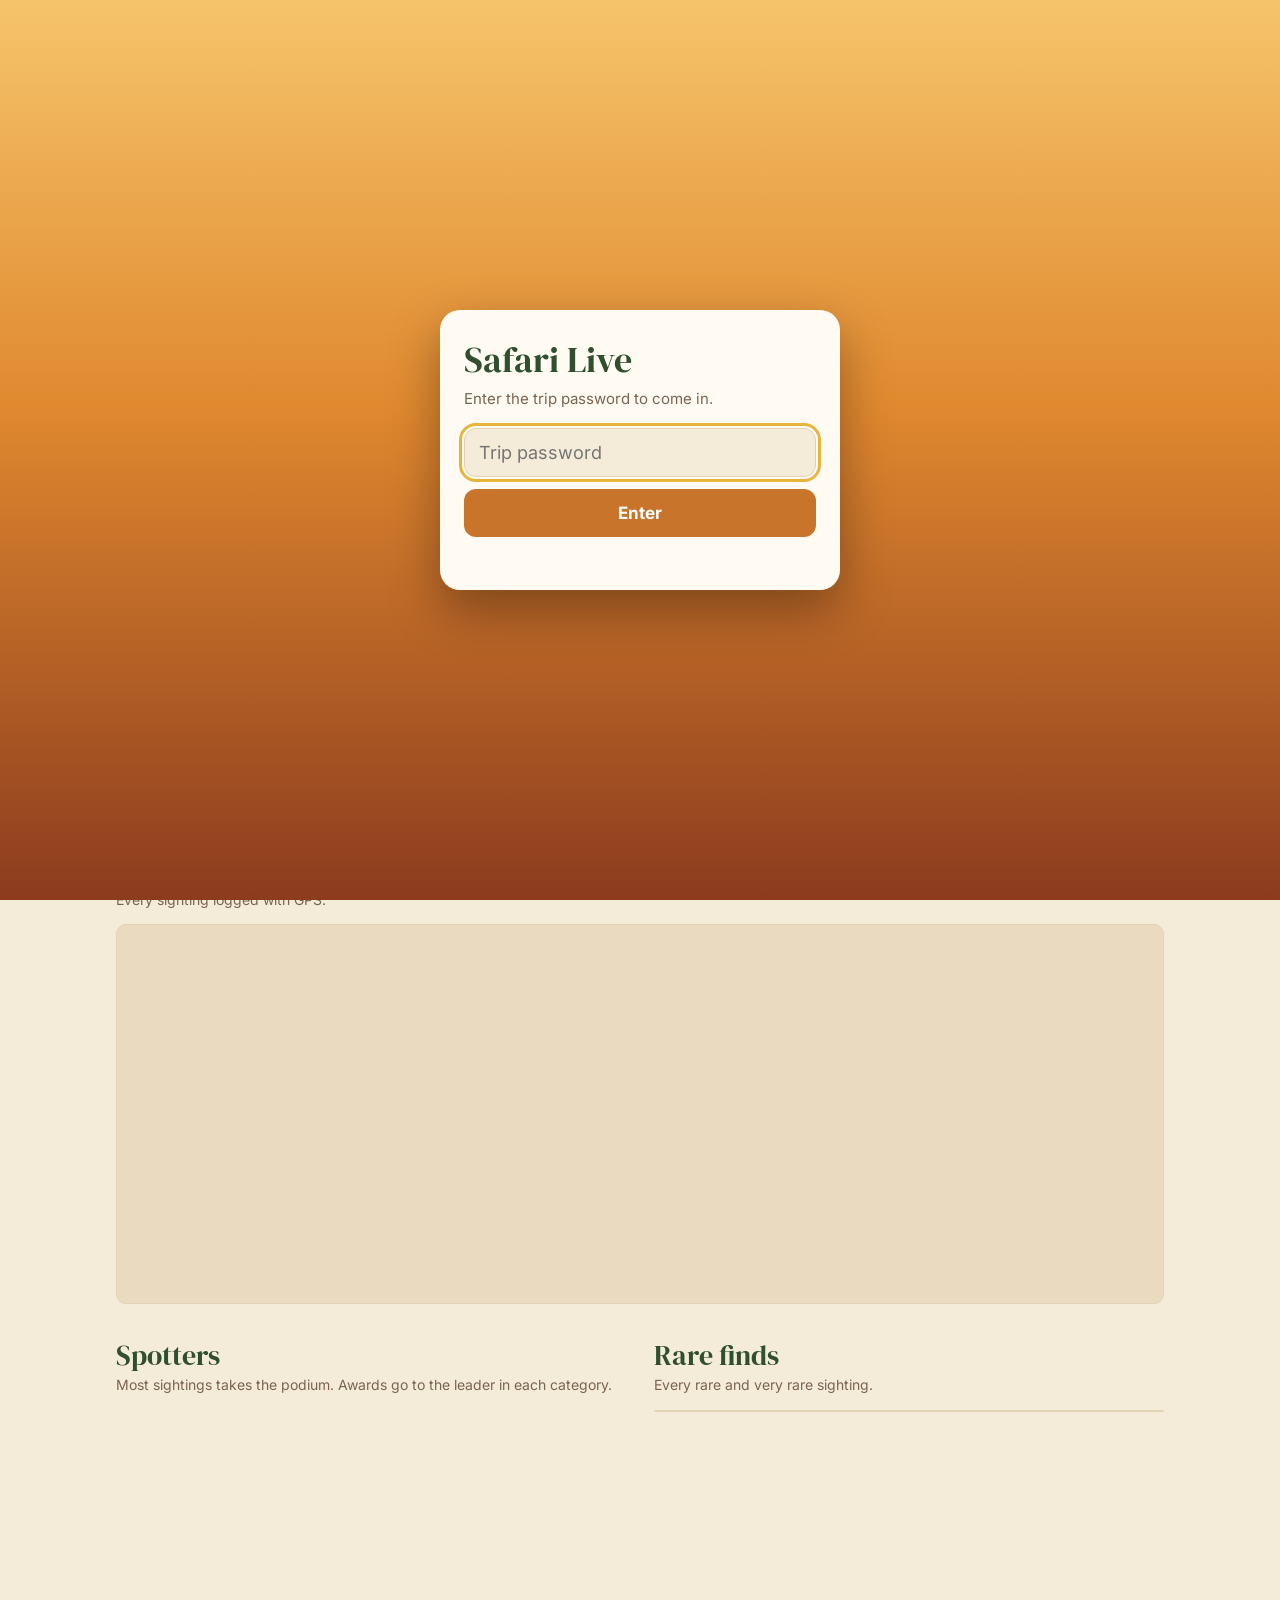
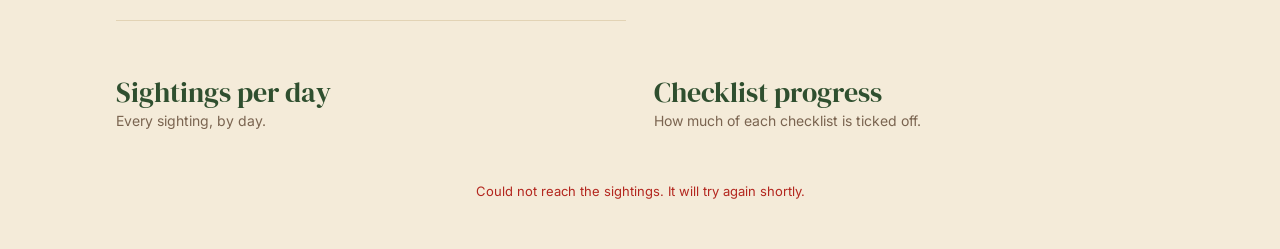
<file: index.html>
<!doctype html>
<html lang="en">
<head>
<meta charset="utf-8">
<meta name="viewport" content="width=device-width, initial-scale=1, viewport-fit=cover">
<title>Safari Live</title>
<meta name="description" content="Live sightings from our Kruger trip">
<link rel="icon" href="icon-192.png">
<link rel="manifest" href="manifest.webmanifest">
<meta name="theme-color" content="#2A1A10">
<link rel="apple-touch-icon" href="icon-192.png">
<link rel="preload" href="fonts/dmserif.woff2" as="font" type="font/woff2" crossorigin>
<link rel="stylesheet" href="app.css">
<link rel="stylesheet" href="vendor/leaflet.css">
<script src="vendor/leaflet.js" defer></script>
<style>
/* ---------- hero: a living bushveld scene on South African time ---------- */
.hero{position:relative;overflow:hidden;height:420px;color:#FFF8EC;transition:background 2s;--far:rgba(140,59,30,.38);--mid:rgba(92,40,20,.7);--sy:0}
.hero[data-sky=dawn]{background:linear-gradient(180deg,#6E7FB8 0%,#E9A3A0 40%,#F6C46B 75%,#F3A64F 100%);--far:rgba(120,90,130,.4);--mid:rgba(96,58,60,.72)}
.hero[data-sky=day]{background:linear-gradient(180deg,#3E8ED0 0%,#7DB9E6 50%,#D7E9F2 85%,#F1E2C0 100%);--far:rgba(98,128,104,.5);--mid:rgba(82,84,52,.8)}
.hero[data-sky=dusk]{background:linear-gradient(180deg,#F6C46B 0%,#E0892F 45%,#8C3B1E 100%)}
.hero[data-sky=night]{background:linear-gradient(180deg,#070B1F 0%,#13204A 55%,#2C2850 100%);--far:rgba(20,26,58,.7);--mid:rgba(14,16,36,.85)}
.hero[data-sky=day] .hero-in{color:#16324A}
.hero-in{position:relative;z-index:8;max-width:1080px;margin:0 auto;padding:26px 16px 0}
.hero h1{font-size:50px;line-height:1;text-shadow:0 2px 14px rgba(0,0,0,.18)}
.take{margin:10px 0 0;max-width:30rem;font-size:16px;font-weight:500}
.take b{font-weight:700}
.hero-act{display:flex;flex-wrap:wrap;align-items:center;gap:12px;margin-top:14px}
.tickbtn{display:inline-block;padding:10px 18px;border-radius:24px;background:#FFF8EC;color:#8C3B1E;font-weight:700;font-size:15px;text-decoration:none;box-shadow:0 4px 14px rgba(0,0,0,.18)}
.clock{font-size:13px;font-weight:600;padding:5px 12px;border-radius:20px;background:rgba(255,255,255,.2);-webkit-backdrop-filter:blur(4px);backdrop-filter:blur(4px)}
.layer{position:absolute;left:0;width:100%;will-change:transform}
/* sun and moon */
.orb{position:absolute;border-radius:50%;z-index:1;translate:-50% -50%;transform:translateY(calc(var(--sy)*.35px));transition:left 2s,top 2s}
.sun{width:76px;height:76px;background:radial-gradient(circle,#FFFDF0 0 34%,#FFE590 58%,#FFCB52 100%);box-shadow:0 0 44px 18px rgba(255,220,130,.6),0 0 130px 70px rgba(255,196,96,.3);animation:glow 5s ease-in-out infinite}
.sun.low{width:104px;height:104px;background:radial-gradient(circle,#FFF3C4 0 30%,#FFC255 60%,#F78F3A 100%);box-shadow:0 0 60px 26px rgba(255,170,80,.6),0 0 180px 90px rgba(255,140,60,.32)}
.sun::before{content:"";position:absolute;inset:-110px;border-radius:50%;background:repeating-conic-gradient(rgba(255,238,180,.2) 0 5deg,transparent 5deg 20deg);-webkit-mask:radial-gradient(circle,transparent 24%,#000 30%,transparent 66%);mask:radial-gradient(circle,transparent 24%,#000 30%,transparent 66%);animation:spin 80s linear infinite}
@keyframes glow{50%{filter:brightness(1.08);scale:1.04}}
@keyframes spin{to{rotate:360deg}}
.moon{width:56px;height:56px;background:radial-gradient(circle at 35% 35%,#FFFEF4,#E4E0CF);box-shadow:0 0 50px 14px rgba(244,241,230,.28)}
.moon::after{content:"";position:absolute;inset:0;border-radius:50%;background:radial-gradient(circle at 62% 30%,rgba(120,116,100,.35) 0 9%,transparent 10%),radial-gradient(circle at 34% 62%,rgba(120,116,100,.3) 0 13%,transparent 14%),radial-gradient(circle at 68% 68%,rgba(120,116,100,.25) 0 7%,transparent 8%)}
.stars{position:absolute;inset:0;z-index:0}
.stars i{position:absolute;width:2px;height:2px;border-radius:50%;background:#fff;animation:tw 3s ease-in-out infinite}
@keyframes tw{50%{opacity:.2}}
.shoot{position:absolute;top:12%;left:70%;width:90px;height:2px;border-radius:2px;background:linear-gradient(90deg,#fff,transparent);opacity:0;rotate:-24deg;animation:shoot 11s ease-in 3s infinite}
@keyframes shoot{0%{opacity:0;translate:0 0}2%{opacity:1}9%{opacity:0;translate:-260px 116px}100%{opacity:0;translate:-260px 116px}}
.fly{position:absolute;width:4px;height:4px;border-radius:50%;background:#F7E27A;box-shadow:0 0 8px 3px rgba(247,226,122,.7);z-index:6;animation:ff 5s ease-in-out infinite}
@keyframes ff{0%,100%{opacity:0;translate:0 0}30%{opacity:1}50%{translate:14px -18px}70%{opacity:.9}85%{opacity:0;translate:-8px -30px}}
/* clouds and birds */
.cloud{position:absolute;z-index:2;height:26px;border-radius:30px;background:rgba(255,255,255,.7);filter:blur(1.5px);animation:drift linear infinite}
.cloud::before,.cloud::after{content:"";position:absolute;background:inherit;border-radius:50%}
.cloud::before{width:46%;height:210%;left:16%;top:-100%}.cloud::after{width:36%;height:160%;right:14%;top:-58%}
@keyframes drift{from{transform:translateX(-40vw)}to{transform:translateX(130vw)}}
.flock{position:absolute;z-index:3;width:120px;height:60px;animation:fly 46s linear infinite}
.flock div{position:absolute;animation:soar 3.4s ease-in-out infinite alternate}
.flock svg{display:block;width:20px;height:9px;animation:flap .42s ease-in-out infinite alternate}
@keyframes fly{from{transform:translate(-140px,30px)}to{transform:translate(calc(100vw + 40px),-40px)}}
@keyframes soar{to{translate:0 5px}}
@keyframes flap{to{transform:scaleY(.25)}}
/* land */
.far{bottom:44px;height:170px;z-index:2;transform:translateY(calc(var(--sy)*.22px))}
.mid{bottom:34px;height:130px;z-index:3;transform:translateY(calc(var(--sy)*.12px))}
.far path{fill:var(--far)}.mid path{fill:var(--mid)}
.ground{bottom:0;height:62px;z-index:4}
.tree{position:absolute;z-index:4;transform-origin:50% 100%;animation:breeze 7s ease-in-out infinite alternate}
.tree.t1{left:4%;bottom:40px;width:190px}
.tree.t2{right:-2%;bottom:44px;width:130px;animation-duration:9s}
.tree.t3{left:56%;bottom:58px;width:64px;opacity:.7;z-index:3;animation-duration:8s}
@keyframes breeze{from{transform:rotate(-.7deg)}to{transform:rotate(.7deg)}}
.grass{position:absolute;left:-24px;right:-24px;bottom:-2px;height:24px;z-index:6;background:url("data:image/svg+xml,%3Csvg xmlns='http://www.w3.org/2000/svg' viewBox='0 0 64 24'%3E%3Cpath fill='%232A170C' d='M2 24l3-16 3 16zM10 24l7-22 2 22zM22 24l2-14 4 14zM30 24l7-19 2 19zM42 24l2-12 4 12zM50 24l6-21 2 21zM59 24l3-13 2 13z'/%3E%3C/svg%3E") repeat-x bottom/64px 24px;transform-origin:50% 100%;animation:sway 3.6s ease-in-out infinite alternate}
.grass.rear{bottom:30px;height:16px;z-index:4;background-size:44px 16px;opacity:.85;animation-duration:5s;animation-delay:-2s}
@keyframes sway{from{transform:skewX(-7deg)}to{transform:skewX(7deg)}}
/* animals */
.walker{position:absolute;bottom:30px;left:0;z-index:5;display:flex;align-items:flex-end;gap:10px;animation:walk linear infinite}
.walker svg{display:block;animation:bob 1.2s ease-in-out infinite}
.walker .calf{animation-duration:.8s}
@keyframes walk{from{transform:translateX(-260px)}to{transform:translateX(calc(100vw + 40px))}}
@keyframes bob{50%{transform:translateY(-1.5px)}}
.walker .lgA,.walker .lgB{transform-box:fill-box;transform-origin:50% 0;animation:swing 1.2s ease-in-out infinite alternate}
.walker .lgB{animation-direction:alternate-reverse}
.walker .calf .lgA,.walker .calf .lgB{animation-duration:.8s}
@keyframes swing{from{transform:rotate(-9deg)}to{transform:rotate(9deg)}}
.walker .tail,.walker .trunk,.walker .ear,.walker .neck{transform-box:fill-box;animation:wag 1.6s ease-in-out infinite alternate}
.walker .tail{transform-origin:80% 0}
.walker .trunk{transform-origin:20% 0;animation-duration:2.6s}
.walker .ear{transform-origin:100% 30%;animation-name:flapear;animation-duration:2.2s}
.walker .neck{transform-origin:10% 100%;animation-name:nod;animation-duration:1.2s}
@keyframes wag{from{transform:rotate(-9deg)}to{transform:rotate(9deg)}}
@keyframes flapear{0%,60%{transform:scaleX(1)}100%{transform:scaleX(.72)}}
@keyframes nod{from{transform:rotate(-1.6deg)}to{transform:rotate(1.6deg)}}
.hero[data-sky=night] .walker,.hero[data-sky=night] .ground,.hero[data-sky=night] .tree,.hero[data-sky=night] .grass{filter:brightness(.45)}
@media (prefers-reduced-motion:reduce){.walker{left:55%}.walker+.walker{left:12%}}
@media (max-width:560px){.hero{height:400px}.hero h1{font-size:42px}.tree.t1{width:150px}.tree.t2{width:104px}}

/* ---------- layout ---------- */
.wrap{max-width:1080px;margin:0 auto;padding:0 16px calc(48px + env(safe-area-inset-bottom));display:flex;flex-direction:column;gap:36px}
.sec h2{font-size:28px}
.grid{display:grid;grid-template-columns:repeat(auto-fit,minmax(min(100%,340px),1fr));gap:36px 28px}
.foot{font-size:13px;color:var(--muted);text-align:center;margin:0}
.skel{display:inline-block;width:2ch;height:.7em;border-radius:3px;background:rgba(255,255,255,.2)}

/* ---------- totals ---------- */
.stats{margin-top:18px;position:relative;z-index:6;padding:8px 20px;display:grid}
.stats div{display:flex;align-items:baseline;justify-content:space-between;gap:12px;padding:9px 0;border-top:1px solid rgba(255,248,236,.25)}
.stats div:first-child{border-top:0}
.stats span{font-size:16px;font-weight:600}
.stats b{font-family:var(--display);font-size:34px;line-height:1;color:#fff;font-variant-numeric:tabular-nums}
.stats small{font-size:20px;color:var(--on-board-muted);font-weight:600}
@media (min-width:720px){.stats{grid-template-columns:repeat(4,1fr);padding:14px 8px}.stats div{flex-direction:column-reverse;align-items:center;gap:4px;border-top:0;border-left:1px solid rgba(255,248,236,.25);padding:4px 0}.stats div:first-child{border-left:0}.stats b{font-size:48px}}

/* ---------- big five plates ---------- */
.b5{display:grid;grid-template-columns:repeat(5,1fr);gap:10px}
@media (max-width:640px){.b5{grid-template-columns:repeat(6,1fr)}.b5card{grid-column:span 2}.b5card:nth-child(4){grid-column:2/span 2}}
.b5card{perspective:900px;height:150px}
.b5in{position:relative;width:100%;height:100%;transform-style:preserve-3d;transition:transform .9s cubic-bezier(.2,.8,.2,1)}
.b5card.on .b5in{transform:rotateY(180deg)}
.face{position:absolute;inset:0;backface-visibility:hidden;-webkit-backface-visibility:hidden;border-radius:10px;display:flex;flex-direction:column;align-items:center;justify-content:center;gap:2px;padding:8px 6px;text-align:center}
.front{border:2px dashed #C9B38A;color:var(--muted)}
.front svg{width:78px;height:52px;fill:currentColor;opacity:.45}
.back{transform:rotateY(180deg);background:linear-gradient(135deg,#F7D774 0%,#E8B53C 45%,#C98E1E 100%);color:var(--gold-ink);box-shadow:0 6px 18px rgba(201,142,30,.35)}
.back svg{width:78px;height:52px;fill:var(--gold-ink)}
.b5name{font-family:var(--display);font-size:19px;line-height:1.1}
.b5sub{font-size:12px;line-height:1.25}
.b5sub b{display:block;font-size:14px}

/* ---------- sightings lists ---------- */
.feed,.rare-list{background:var(--panel);border:1px solid var(--line);border-radius:10px;overflow:hidden}
.feed:has(>.empty),.rare-list:has(>.empty){background:none;border-style:dashed;padding:14px 16px}
.entry{display:grid;grid-template-columns:3.6rem 1fr auto;gap:12px;align-items:center;padding:12px 14px;border-top:1px solid var(--line)}
.entry:first-child{border-top:0}
.entry .at{font-size:13px;color:var(--muted);line-height:1.25}
.entry .at b{display:block;font-family:var(--display);font-size:22px;font-weight:700;color:var(--ink);font-variant-numeric:tabular-nums}
.entry h3{font-size:21px;color:var(--bush)}
.entry .by{font-size:14px;color:var(--muted);margin-top:2px}
.entry .by b{color:var(--ink);font-weight:600}
.entry.is-new{background:linear-gradient(90deg,var(--gold) 0 5px,transparent 5px)}
.newtag{font-size:12px;font-weight:700;color:var(--gold-ink);background:var(--gold);border-radius:4px;padding:1px 6px;margin-left:8px;vertical-align:3px;font-family:var(--body)}
.maplink{font-weight:600;text-decoration:none;margin-left:8px}
@media (max-width:420px){.entry{grid-template-columns:3.2rem 1fr}.entry .rar{grid-column:2;margin-top:-6px}}

/* ---------- rare alert ---------- */
.alert{position:fixed;top:calc(var(--navh,56px) + 10px);left:50%;z-index:65;width:min(92vw,520px);transform:translate(-50%,calc(-100% - var(--navh,56px) - 30px));opacity:0;visibility:hidden;pointer-events:none;transition:transform .6s cubic-bezier(.2,1.2,.4,1),opacity .3s,visibility 0s .6s;background:linear-gradient(135deg,#8C3B1E,#C8742B);color:#FFF8EC;border-radius:16px;padding:14px 50px 16px 18px;box-shadow:0 14px 40px rgba(0,0,0,.35)}
.alert.show{transform:translate(-50%,0);opacity:1;visibility:visible;pointer-events:auto;transition:transform .6s cubic-bezier(.2,1.2,.4,1),opacity .3s,visibility 0s}
.alert .k{font-size:14px;font-weight:700}
.alert .t{font-family:var(--display);font-size:30px;line-height:1.05;margin-top:2px}
.alert button{position:absolute;top:12px;right:12px;border:0;background:rgba(255,255,255,.22);color:#fff;width:32px;height:32px;border-radius:50%;font-size:18px;line-height:1}
#confetti{position:fixed;inset:0;pointer-events:none;z-index:49}

/* ---------- map ---------- */
#map{height:380px;border-radius:10px;overflow:hidden;border:1px solid var(--line);z-index:0;background:var(--sunk)}
.leaflet-container{font-family:var(--body)}
.leaflet-popup-content{font-size:14px;color:#3E2723}
.leaflet-popup-content b{font-family:var(--display);font-size:22px}

/* ---------- spotters ---------- */
.podium{display:grid;grid-template-columns:1fr 1fr 1fr;align-items:end;gap:8px;margin:8px 0 20px;min-height:190px}
.podium:has(>.empty){display:block;min-height:0}
.pod{display:flex;flex-direction:column;align-items:center;gap:2px}
.pod .who{font-family:var(--display);font-size:28px;font-weight:700;line-height:1}
.pod .cnt{font-size:13px;color:var(--muted);margin-bottom:6px}
.pod .blk{width:100%;border-radius:12px 8px 0 0;display:flex;align-items:flex-start;justify-content:center;padding-top:8px;font-family:var(--display);font-size:38px;line-height:1;color:#3E2723;transform-origin:bottom;animation:rise .8s cubic-bezier(.2,.8,.2,1) both}
.pod.p1 .blk{height:116px;background:linear-gradient(180deg,#F7D774,#C98E1E)}
.pod.p2 .blk{background:linear-gradient(180deg,#E9E9E9,#A8A8A8)}.pod.p3 .blk{background:linear-gradient(180deg,#F0B98A,#B7743F)}
.pod.p2 .blk{height:84px;animation-delay:.12s}
.pod.p3 .blk{height:60px;animation-delay:.24s}
@keyframes rise{from{transform:scaleY(0)}to{transform:scaleY(1)}}
.crown{display:none}
.awards{display:grid;grid-template-columns:1fr 1fr;gap:0 20px;margin-bottom:20px;border-bottom:1px solid var(--line)}
.award{padding:10px 0;border-top:1px solid var(--line)}
.award .a{font-size:14px;font-weight:600;color:var(--muted)}
.award .w{font-family:var(--display);font-size:28px;font-weight:700;line-height:1.05}
.award .d{font-size:13px;color:var(--muted)}
.bars{display:flex;flex-direction:column;gap:10px}
.bar{display:grid;grid-template-columns:7.5rem 1fr 3.4rem;align-items:center;gap:10px;font-weight:500}
.track{height:12px;background:var(--sunk);border-radius:3px;overflow:hidden}
.fill{height:100%;border-radius:3px;transition:width .8s ease}
.bar .n{text-align:right;color:var(--muted);font-size:14px;font-variant-numeric:tabular-nums}
.cols{display:flex;align-items:flex-end;gap:6px;height:160px;padding-top:22px;border-bottom:2px solid var(--ink)}
.col{flex:1;max-width:40px;border-radius:6px 6px 0 0;min-height:2px;position:relative;background:#E0892F}
.col span{position:absolute;top:-20px;left:50%;transform:translateX(-50%);font-size:13px;font-weight:600}
.days{display:flex;gap:6px;margin-top:6px}
.days span{flex:1;max-width:40px;text-align:center;font-size:11px;color:var(--muted);white-space:nowrap;overflow:hidden}
@media (max-width:560px){.hero h1{font-size:52px}.hero{height:350px}}
</style>
</head>
<body data-page="dashboard">
<header class="hero" id="hero" data-sky="dusk">
  <div class="stars" id="stars"></div>
  <div class="orb" id="orb"></div>
  <div id="sky-fx"></div>
  <div class="hero-in">
    <h1>Safari Live</h1>
    <p class="take" id="take">Loading the latest sightings…</p>
    <div class="hero-act"><a class="tickbtn" href="tick.html">+ Log a sighting</a><span class="clock" id="clock"></span></div>
  </div>
  <svg class="layer far" viewBox="0 0 1200 170" preserveAspectRatio="none" aria-hidden="true"><path d="M0 104C150 50 260 82 380 62 520 38 600 92 760 76 900 62 1000 22 1200 68V170H0Z"/></svg>
  <svg class="layer mid" viewBox="0 0 1200 130" preserveAspectRatio="none" aria-hidden="true"><path d="M0 92C120 74 200 46 300 56c80 8 120-30 170-34s70 34 150 44c140 16 240-30 340-22s160 38 240 30V130H0Z"/></svg>
  <svg class="tree t3" viewBox="0 0 200 150" fill="#3B2416" aria-hidden="true"><path d="M95 150C98 122 93 100 84 78L58 52l5-4 27 24c4-12 6-22 6-32h7c0 15 1 26 5 34l28-26 5 4-27 28c-6 20-8 44-6 70z"/><ellipse cx="100" cy="38" rx="94" ry="13"/><ellipse cx="58" cy="29" rx="46" ry="10"/><ellipse cx="142" cy="28" rx="50" ry="10"/><ellipse cx="100" cy="20" rx="54" ry="9"/></svg>
  <div class="grass rear"></div>
  <svg class="tree t1" viewBox="0 0 200 150" fill="#3B2416" aria-hidden="true"><path d="M95 150C98 122 93 100 84 78L58 52l5-4 27 24c4-12 6-22 6-32h7c0 15 1 26 5 34l28-26 5 4-27 28c-6 20-8 44-6 70z"/><ellipse cx="100" cy="38" rx="94" ry="13"/><ellipse cx="58" cy="29" rx="46" ry="10"/><ellipse cx="142" cy="28" rx="50" ry="10"/><ellipse cx="100" cy="20" rx="54" ry="9"/></svg>
  <svg class="tree t2" viewBox="0 0 200 150" fill="#3B2416" aria-hidden="true"><path d="M95 150C98 122 93 100 84 78L58 52l5-4 27 24c4-12 6-22 6-32h7c0 15 1 26 5 34l28-26 5 4-27 28c-6 20-8 44-6 70z"/><ellipse cx="100" cy="38" rx="94" ry="13"/><ellipse cx="58" cy="29" rx="46" ry="10"/><ellipse cx="142" cy="28" rx="50" ry="10"/><ellipse cx="100" cy="20" rx="54" ry="9"/></svg>
  <svg class="layer ground" viewBox="0 0 1200 62" preserveAspectRatio="none" aria-hidden="true"><path d="M0 22Q150 8 300 18T600 14T900 20T1200 12V62H0Z" fill="#3B2416"/></svg>
  <div class="walker" style="animation-duration:90s;animation-delay:-62s" aria-hidden="true">
<svg width="78" height="104" viewBox="0 0 120 160" fill="#3B2416">
  <g class="lgB"><path d="M38 96 Q36 112 37 126 Q38 140 37 154 L41 155 Q42 140 41 126 Q42 112 43 98 Z"/><path d="M84 92 Q85 110 85 126 Q85 140 85 154 L89 155 Q89 140 89 126 Q90 110 90 92 Z"/></g>
  <g class="lgA"><path d="M46 96 Q46 112 47 126 Q49 140 48 154 L52 155 Q53 140 51 126 Q51 112 52 98 Z"/><path d="M76 94 Q77 110 77 126 Q77 140 76 154 L80 155 Q81 140 81 126 Q82 110 82 94 Z"/></g>
  <path d="M30 90 C28 80 34 74 46 72 C56 70 66 67 76 62 C86 58 94 62 96 72 C98 84 92 94 82 96 C70 98 54 100 42 100 C34 100 31 96 30 90 Z"/>
  <g class="neck"><path d="M78 66 C82 52 88 36 94 22 C96 18 100 16 102 18 C106 22 104 30 102 36 C98 48 96 60 94 74 C90 74 84 72 78 66 Z"/>
  <path d="M93 22 C92 14 98 9 106 10 C111 10 116 13 118 17 C119 20 117 22 114 22 C110 22 107 23 104 26 C100 28 95 27 93 22 Z"/>
  <rect x="97" y="3" width="2.2" height="9" rx="1"/><circle cx="98.1" cy="3" r="2"/><rect x="101.5" y="2" width="2.2" height="9" rx="1"/><circle cx="102.6" cy="2" r="2"/>
  <path d="M95 14 L88 10 L92 17 Z"/></g>
  <g class="tail"><path d="M31 84 C26 94 25 106 27 116 L29.5 116 C28.5 106 30 96 34 86 Z"/><ellipse cx="28.2" cy="119" rx="2.6" ry="4.5"/></g>
</svg>
  </div>
  <div class="walker" style="animation-duration:130s;animation-delay:-45s" aria-hidden="true">
<svg class="calf" width="58" height="40" viewBox="0 0 160 110" fill="#3B2416">
  <g class="lgB"><path d="M30 64 L28 104 Q34 107 42 104 L44 66 Z"/><path d="M98 64 L96 104 Q102 107 110 104 L110 64 Z"/></g>
  <g class="lgA"><path d="M48 66 L48 104 Q54 107 62 104 L62 66 Z"/><path d="M82 66 L82 104 Q88 107 96 104 L94 66 Z"/></g>
  <path d="M18 52 C16 30 36 16 66 15 C92 14 110 20 118 34 C124 46 122 62 114 70 C100 76 50 76 30 72 C22 68 19 62 18 52 Z"/>
  <path d="M110 32 C112 20 124 13 136 16 C146 19 150 30 148 42 C147 50 144 56 140 60 L128 62 C118 60 112 50 110 32 Z"/>
  <path class="trunk" d="M140 48 C146 58 150 72 148 86 C147 96 142 102 136 100 C134 99 134 96 136 94 C140 88 140 76 136 66 C134 60 132 56 132 52 Z"/>
  <path class="ear" d="M117 26 C106 28 100 40 102 54 C104 64 112 70 120 66 C126 62 128 52 127 42 C126 32 123 26 117 26 Z" fill="#5A3A26"/>
  <circle cx="137" cy="36" r="1.4" fill="#EADBC0"/>
  <path class="tail" d="M18 46 C12 52 10 62 11 70 L13.5 70 C13 62 15 54 20 49 Z"/>
</svg><svg class="" width="120" height="83" viewBox="0 0 160 110" fill="#3B2416">
  <g class="lgB"><path d="M30 64 L28 104 Q34 107 42 104 L44 66 Z"/><path d="M98 64 L96 104 Q102 107 110 104 L110 64 Z"/></g>
  <g class="lgA"><path d="M48 66 L48 104 Q54 107 62 104 L62 66 Z"/><path d="M82 66 L82 104 Q88 107 96 104 L94 66 Z"/></g>
  <path d="M18 52 C16 30 36 16 66 15 C92 14 110 20 118 34 C124 46 122 62 114 70 C100 76 50 76 30 72 C22 68 19 62 18 52 Z"/>
  <path d="M110 32 C112 20 124 13 136 16 C146 19 150 30 148 42 C147 50 144 56 140 60 L128 62 C118 60 112 50 110 32 Z"/>
  <path class="trunk" d="M140 48 C146 58 150 72 148 86 C147 96 142 102 136 100 C134 99 134 96 136 94 C140 88 140 76 136 66 C134 60 132 56 132 52 Z"/>
  <path class="ear" d="M117 26 C106 28 100 40 102 54 C104 64 112 70 120 66 C126 62 128 52 127 42 C126 32 123 26 117 26 Z" fill="#5A3A26"/>
  <path d="M133 60 C138 66 146 68 154 64 L154 66.5 C147 72 138 71 132 65 Z" fill="#EADBC0"/><circle cx="137" cy="36" r="1.4" fill="#EADBC0"/>
  <path class="tail" d="M18 46 C12 52 10 62 11 70 L13.5 70 C13 62 15 54 20 49 Z"/>
</svg>
  </div>
  <div class="grass"></div>
</header>

<div class="alert" id="alert" role="status" aria-live="polite">
  <div class="k">Rare sighting</div>
  <div class="t" id="alert-t"></div>
  <button id="alert-x" aria-label="Close">×</button>
</div>
<canvas id="confetti"></canvas>

<main class="wrap">
  <section class="signboard stats" aria-label="Trip totals">
    <div><span>Sightings</span><b id="t-n"><i class="skel"></i></b></div>
    <div><span>Species</span><b id="t-s"><i class="skel"></i></b></div>
    <div><span>Big Five</span><b><span id="t-b5" style="font:inherit;color:inherit"><i class="skel"></i></span><small> of 5</small></b></div>
    <div><span>Rare finds</span><b id="t-r"><i class="skel"></i></b></div>
  </section>

  <section class="sec" id="big-five">
    <h2>The Big Five</h2>
    <p class="note">Each badge flips to gold the moment someone logs it.</p>
    <div class="b5" id="big5"></div>
  </section>

  <section class="sec" id="latest">
    <h2>Latest sightings</h2>
    <p class="note">The 12 most recent, newest first.</p>
    <div class="feed" id="feed"></div>
  </section>

  <section class="sec" id="map-card">
    <h2>Sightings map</h2>
    <p class="note" id="map-note">Every sighting logged with GPS.</p>
    <div id="map"></div>
  </section>

  <div class="grid">
    <section class="sec" id="spotters">
      <h2>Spotters</h2>
      <p class="note">Most sightings takes the podium. Awards go to the leader in each category.</p>
      <div class="podium" id="podium"></div>
      <div class="awards" id="awards"></div>
      <div class="bars" id="people"></div>
    </section>
    <section class="sec" id="rare">
      <h2>Rare finds</h2>
      <p class="note">Every rare and very rare sighting.</p>
      <div class="rare-list" id="rare-list"></div>
    </section>
  </div>

  <div class="grid">
    <section class="sec"><h2>Sightings per day</h2><p class="note">Every sighting, by day.</p><div id="perday"></div></section>
    <section class="sec"><h2>Checklist progress</h2><p class="note">How much of each checklist is ticked off.</p><div class="bars" id="lists"></div></section>
  </div>

  <p class="foot" id="foot">Updates by itself every few minutes.</p>
</main>

<script src="common.js"></script>
<script>
const LOG_CSV = 'https://docs.google.com/spreadsheets/d/e/2PACX-1vTotl03LZgv5wXlVOdvTyVfAuV8-SBGbSiKh4qgMMcCRGJbKgHIKiyuXwOh6kTGwUXQ2FarxInyJath/pub?gid=900010&single=true&output=csv';
const SUMMARY_CSV = 'https://docs.google.com/spreadsheets/d/e/2PACX-1vTotl03LZgv5wXlVOdvTyVfAuV8-SBGbSiKh4qgMMcCRGJbKgHIKiyuXwOh6kTGwUXQ2FarxInyJath/pub?gid=900001&single=true&output=csv';
const pl = (n, one, many) => `${n} ${n === 1 ? one : many}`;
const an = (w) => (/^[aeiou]/i.test(w) ? 'an ' : 'a ') + w;
const NAMES = ['Cam', 'Melissa', 'Keegan', 'Mark', 'Tracy'];
const RARE = ['Occasional', 'Rare', 'Very Rare', 'Not typically present'];
const params = new URLSearchParams(location.search);

const $ = (id) => document.getElementById(id);
const el = (tag, cls, text) => { const e = document.createElement(tag); if (cls) e.className = cls; if (text != null) e.textContent = text; return e; };
const store = { get(k) { try { return localStorage.getItem(k); } catch { return null; } }, set(k, v) { try { localStorage.setItem(k, v); } catch {} } };

/* ---------- sky ---------- */
const saHour = () => { const p = params.get('hour'); if (p) return +p; return +new Intl.DateTimeFormat('en-GB', { hour: 'numeric', hour12: false, timeZone: 'Africa/Johannesburg' }).format(new Date()); };
function sky() {
  const now = new Date(); const hp = params.get('hour');
  const h = hp ? +hp : +new Intl.DateTimeFormat('en-GB', { hour: 'numeric', hour12: false, timeZone: 'Africa/Johannesburg' }).format(now) + now.getMinutes() / 60;
  const phase = params.get('sky') || (h < 5 || h >= 19.5 ? 'night' : h < 7 ? 'dawn' : h < 17 ? 'day' : 'dusk');
  const hero = $('hero'); hero.dataset.sky = phase;
  const orb = $('orb'); const night = phase === 'night';
  // The sun follows the real time of day across the sky; the moon does the same through the night.
  const t = night ? ((h + 24 - 19.5) % 24) / 9.5 : (h - 5) / 14.5;
  const lift = Math.sin(Math.PI * Math.min(1, Math.max(0, t)));
  orb.className = 'orb ' + (night ? 'moon' : 'sun' + (lift < 0.55 ? ' low' : ''));
  orb.style.left = (night ? 62 + 30 * t : 26 + 62 * t) + '%'; orb.style.top = (night ? 52 - lift * 24 : 70 - lift * 52) + '%';
  const stars = $('stars'); stars.replaceChildren();
  const fx = $('sky-fx'); fx.replaceChildren();
  if (night) {
    for (let i = 0; i < 110; i++) { const s = el('i'); s.style.left = Math.random() * 100 + '%'; s.style.top = Math.random() * 68 + '%'; s.style.animationDelay = Math.random() * 3 + 's'; if (Math.random() < .18) { s.style.width = s.style.height = '3px'; } stars.appendChild(s); }
    stars.appendChild(el('span', 'shoot'));
    for (let i = 0; i < 9; i++) { const f = el('span', 'fly'); f.style.left = 6 + Math.random() * 88 + '%'; f.style.bottom = 24 + Math.random() * 70 + 'px'; f.style.animationDelay = -Math.random() * 5 + 's'; f.style.animationDuration = 4 + Math.random() * 3 + 's'; fx.appendChild(f); }
  } else {
    [[10, 150, 80, .75], [24, 96, 110, .5], [4, 120, 140, .6], [32, 70, 170, .4]].forEach(([top, w, dur, op], i) => { const c = el('div', 'cloud'); c.style.top = top + 6 + '%'; c.style.width = w + 'px'; c.style.height = w * .18 + 'px'; c.style.animationDuration = dur + 's'; c.style.animationDelay = -i * 37 - 10 + 's'; c.style.background = phase === 'day' ? `rgba(255,255,255,${op})` : `rgba(255,222,186,${op * .8})`; fx.appendChild(c); });
    // a small flock in a V
    const flock = el('div', 'flock'); flock.style.top = '52%'; flock.style.animationDelay = '-14s';
    [[60, 0], [44, 10], [76, 10], [28, 21], [92, 21], [12, 33], [108, 33]].forEach(([x, y], i) => { const b = el('div'); b.style.left = x + 'px'; b.style.top = y + 'px'; b.style.animationDelay = -i * .5 + 's'; b.innerHTML = '<svg viewBox="0 0 22 10"><path d="M0 2 Q6 0 11 7 Q16 0 22 2 Q16 3 11 10 Q6 3 0 2Z" fill="#2B1B10"/></svg>'; b.firstChild.style.animationDelay = -i * .11 + 's'; flock.appendChild(b); });
    fx.appendChild(flock);
  }
  const label = { dawn: 'Sunrise', day: 'Daytime', dusk: 'Sundowner time', night: 'Night' }[phase];
  $('clock').textContent = `${label}, ${new Intl.DateTimeFormat('en-GB', { hour: '2-digit', minute: '2-digit', timeZone: 'Africa/Johannesburg' }).format(now)}`;
}
// gentle depth as you scroll: far hills and the sun move slower than the foreground
let syT = false; addEventListener('scroll', () => { if (syT || scrollY > 500) return; syT = true; requestAnimationFrame(() => { $('hero').style.setProperty('--sy', scrollY); syT = false; }); }, { passive: true });

/* ---------- data ---------- */
function parseCSV(text) {
  const rows = []; let row = []; let cell = ''; let q = false;
  for (let i = 0; i < text.length; i++) {
    const c = text[i];
    if (q) { if (c === '"') { if (text[i + 1] === '"') { cell += '"'; i++; } else q = false; } else cell += c; }
    else if (c === '"') q = true; else if (c === ',') { row.push(cell); cell = ''; }
    else if (c === '\n') { row.push(cell); rows.push(row); row = []; cell = ''; } else if (c !== '\r') cell += c;
  }
  if (cell || row.length) { row.push(cell); rows.push(row); }
  return rows;
}
const when = (r) => { const t = Date.parse(`${r.date} ${new Date().getFullYear()} ${r.time || '00:00'}`); return Number.isNaN(t) ? 0 : t; };
const mins = (r) => { const m = /^(\d{1,2}):(\d{2})/.exec(r.time || ''); return m ? +m[1] * 60 + +m[2] : null; };
const rcls = (r) => ({ 'Very Common': 'r-common', Common: 'r-common', 'Fairly Common': 'r-fair', Uncommon: 'r-unc', Occasional: 'r-unc', Rare: 'r-rare', 'Very Rare': 'r-vrare' }[r] || 'r-none');
async function getCSV(url) { const res = await fetch(url + '&t=' + Date.now()); if (!res.ok) throw new Error('HTTP ' + res.status); return parseCSV(await res.text()); }

/* ---------- big five art (simple silhouettes) ---------- */
const ART = {
  Lion: '<svg viewBox="0 0 120 80"><path d="M20 40 C20 32 28 28 40 28 L76 28 C84 28 88 34 88 42 C88 50 84 52 80 54 L80 74 L74 75 L73 56 L40 56 L38 74 L32 75 L31 55 C24 53 20 48 20 40 Z"/><path d="M22 36 C14 34 8 40 6 50 C5 56 7 60 10 58 C10 52 12 44 18 42 Z"/><ellipse cx="7.5" cy="60" rx="3.5" ry="4.5"/><path d="M78 30 C74 18 82 8 94 8 C106 8 114 16 114 28 C114 40 106 48 96 50 C86 50 80 42 78 30 Z"/><path d="M98 18 C104 16 112 20 113 28 C114 34 110 38 104 38 C98 38 94 32 94 26 C94 22 95 19 98 18 Z" fill="#7A5236"/><circle cx="104" cy="25" r="1.4" fill="#F4EBD9"/><path d="M110 32 L114 33 L111 36 Z" fill="#3B2416"/><path d="M44 54 L44 74 L50 75 L51 56 Z"/><path d="M64 56 L64 74 L70 75 L70 55 Z"/></svg>',
  Leopard: '<svg viewBox="0 0 120 80"><path d="M22 40 C24 34 32 32 44 32 L80 32 C88 30 92 26 98 26 C106 26 112 30 112 36 C112 40 108 42 104 42 L96 44 C92 46 88 48 86 50 L86 72 L81 73 L80 52 L46 52 L42 72 L37 73 L36 52 C26 50 21 46 22 40 Z"/><path d="M24 38 C14 36 8 44 6 54 C4 64 8 70 14 70 C10 64 10 56 14 50 C16 46 20 44 25 44 Z"/><path d="M50 52 L52 72 L57 73 L56 52 Z"/><path d="M70 52 L70 72 L75 73 L76 51 Z"/><path d="M100 26 L102 20 L106 26 Z"/><circle cx="106" cy="32" r="1.3" fill="#F4EBD9"/><g fill="#F4EBD9" opacity=".6"><circle cx="34" cy="40" r="2"/><circle cx="42" cy="44" r="2.2"/><circle cx="50" cy="38" r="2"/><circle cx="58" cy="44" r="2.2"/><circle cx="66" cy="38" r="2"/><circle cx="74" cy="44" r="2"/><circle cx="82" cy="38" r="1.8"/><circle cx="46" cy="48" r="1.6"/><circle cx="62" cy="49" r="1.6"/><circle cx="12" cy="58" r="1.4"/></g></svg>',
  Elephant: '<svg viewBox="0 0 160 110"><path d="M30 64 L28 104 Q34 107 42 104 L44 66 Z"/><path d="M98 64 L96 104 Q102 107 110 104 L110 64 Z"/><path d="M48 66 L48 104 Q54 107 62 104 L62 66 Z"/><path d="M82 66 L82 104 Q88 107 96 104 L94 66 Z"/><path d="M18 52 C16 30 36 16 66 15 C92 14 110 20 118 34 C124 46 122 62 114 70 C100 76 50 76 30 72 C22 68 19 62 18 52 Z"/><path d="M110 32 C112 20 124 13 136 16 C146 19 150 30 148 42 C147 50 144 56 140 60 L128 62 C118 60 112 50 110 32 Z"/><path d="M140 48 C146 58 150 72 148 86 C147 96 142 102 136 100 C134 99 134 96 136 94 C140 88 140 76 136 66 C134 60 132 56 132 52 Z"/><path d="M117 26 C106 28 100 40 102 54 C104 64 112 70 120 66 C126 62 128 52 127 42 C126 32 123 26 117 26 Z" fill="#7A5236"/><path d="M133 60 C138 66 146 68 154 64 L154 66.5 C147 72 138 71 132 65 Z" fill="#F4EBD9"/><path d="M18 46 C12 52 10 62 11 70 L13.5 70 C13 62 15 54 20 49 Z"/></svg>',
  Buffalo: '<svg viewBox="0 0 120 80"><path d="M14 38 C14 26 24 20 40 20 C52 18 64 16 74 20 C82 22 86 28 88 36 C90 46 86 52 80 54 L78 74 L72 75 L71 56 L36 56 L34 74 L28 75 L27 55 C18 52 14 46 14 38 Z"/><path d="M40 56 L40 74 L46 75 L47 56 Z"/><path d="M62 56 L62 74 L68 75 L68 55 Z"/><path d="M78 28 C86 26 94 30 98 38 C102 46 104 52 102 58 C100 62 94 62 92 58 C88 50 84 44 80 42 Z"/><path d="M80 26 C88 18 102 18 108 26 C112 32 112 40 108 46 C106 50 108 54 112 54 C108 58 102 56 101 50 C100 44 104 38 102 32 C100 28 94 26 90 28 C86 30 84 32 82 34 Z" fill="#2A170C"/><path d="M86 30 C80 30 74 34 72 38 C76 38 82 36 86 34 Z"/><circle cx="94" cy="40" r="1.3" fill="#F4EBD9"/><path d="M14 34 C9 40 8 50 9 58 L11.5 58 C11 50 12 42 16 37 Z"/></svg>',
  Rhino: '<svg viewBox="0 0 120 80"><path d="M12 42 C12 28 24 22 40 22 L70 22 C80 22 86 28 88 36 C90 46 86 52 82 54 L80 72 L73 73 L72 56 L36 56 L34 72 L27 73 L26 55 C18 53 12 48 12 42 Z"/><path d="M40 56 L40 72 L47 73 L48 56 Z"/><path d="M62 56 L62 72 L69 73 L69 55 Z"/><path d="M80 30 C88 28 96 32 102 38 C108 42 112 48 112 54 C112 58 108 60 104 58 C98 56 92 54 86 52 C82 48 80 40 80 30 Z"/><path d="M104 46 C106 36 110 28 116 22 C116 32 114 42 110 50 Z"/><path d="M96 40 C97 34 99 30 102 28 C102 33 101 38 99 42 Z"/><path d="M84 28 L82 18 L88 26 Z"/><circle cx="92" cy="40" r="1.2" fill="#F4EBD9"/><path d="M12 38 C8 42 7 50 8 56 L10.5 56 C10 50 11 44 14 41 Z"/></svg>',
};

function bigFive(log, summary) {
  const box = $('big5'); box.replaceChildren(); let count = 0;
  const bi = summary.findIndex((r) => r[0] === 'Big Five' || (r[0] || '').startsWith('Big Five ('));
  const status = {}; if (bi >= 0) for (let i = bi + 1; i <= bi + 5 && i < summary.length; i++) status[summary[i][0]] = summary[i][1];
  Object.keys(ART).forEach((animal, i) => {
    const hits = log.filter((r) => r.species.startsWith(animal)).sort((a, b) => when(a) - when(b));
    const first = hits[0]; const on = status[animal] === 'Seen' || !!first; if (on) count++;
    const card = el('div', 'b5card');
    const inner = el('div', 'b5in');
    const front = el('div', 'face front'); front.innerHTML = ART[animal]; front.append(el('div', 'b5name', animal), el('div', 'b5sub', 'Not yet'));
    const back = el('div', 'face back'); back.innerHTML = ART[animal];
    const sub = el('div', 'b5sub');
    if (first) { sub.append('Spotted by', el('b', null, first.who || 'the group'), `${first.date} ${first.time}`.trim()); } else sub.textContent = 'Spotted';
    back.append(el('div', 'b5name', animal), sub);
    inner.append(front, back); card.appendChild(inner); box.appendChild(card);
    if (on) setTimeout(() => card.classList.add('on'), 400 + i * 220);
  });
  $('t-b5').textContent = count;
}

function entry(r, isNew) {
  const e = el('article', 'entry' + (isNew ? ' is-new' : ''));
  const at = el('div', 'at'); at.append(el('b', null, r.time || ''), r.date || ''); e.appendChild(at);
  const mid = el('div'); const h = el('h3', null, r.species); if (isNew) h.appendChild(el('span', 'newtag', 'New')); mid.appendChild(h);
  const by = el('div', 'by'); by.append('Spotted by ', el('b', null, r.who || 'someone'));
  if (r.lat != null) { const a = el('a', 'maplink', 'Map'); a.href = `https://www.google.com/maps?q=${r.lat},${r.lng}`; a.target = '_blank'; a.rel = 'noopener'; by.appendChild(a); }
  mid.appendChild(by); e.appendChild(mid);
  if (r.rarity) e.appendChild(el('span', 'rar ' + rcls(r.rarity), r.rarity));
  return e;
}
function journal(log) {
  const feed = $('feed'); feed.replaceChildren();
  const now = Date.now();
  const latest = [...log].sort((a, b) => when(b) - when(a)).slice(0, 12);
  if (!latest.length) { feed.appendChild(el('div', 'empty', 'Nothing logged yet. The first sighting will show up here.')); return; }
  latest.forEach((r) => feed.appendChild(entry(r, now - when(r) < 3 * 3600 * 1000 && when(r) <= now + 600000)));
}

function rare(log) {
  const list = $('rare-list'); list.replaceChildren();
  const rs = log.filter((r) => RARE.includes(r.rarity)).sort((a, b) => when(b) - when(a));
  $('t-r').textContent = rs.length;
  if (!rs.length) list.appendChild(el('div', 'empty', 'No rare finds yet. Keep your eyes on the thickets.'));
  rs.forEach((r) => list.appendChild(entry(r, false)));
  const newest = rs[0];
  if (newest && Date.now() - when(newest) < 24 * 3600 * 1000) {
    const key = 'rare-seen:' + newest.species + '|' + newest.date + '|' + newest.time;
    if (!store.get(key) || params.has('alert')) {
      $('alert-t').textContent = `${newest.who || 'Someone'} spotted ${an(newest.species)}!`;
      setTimeout(() => { $('alert').classList.add('show'); confetti(); }, 900);
      const close = () => { $('alert').classList.remove('show'); store.set(key, '1'); };
      $('alert-x').onclick = close; setTimeout(close, 12000);
    }
  }
}

function confetti() {
  if (matchMedia('(prefers-reduced-motion: reduce)').matches) return;
  const c = $('confetti'); const x = c.getContext('2d'); c.width = innerWidth; c.height = innerHeight;
  const cols = ['#E8B53C', '#C8742B', '#4E6B3A', '#8C3B1E', '#F6C46B', '#ffffff'];
  const ps = Array.from({ length: 140 }, () => ({ x: c.width / 2, y: 90, vx: (Math.random() - .5) * 14, vy: Math.random() * -9 - 2, r: Math.random() * 6 + 3, c: cols[Math.floor(Math.random() * cols.length)], a: Math.random() * 6, s: Math.random() * .3 - .15 }));
  let t = 0; (function f() { x.clearRect(0, 0, c.width, c.height); ps.forEach((p) => { p.vy += .28; p.vx *= .99; p.x += p.vx; p.y += p.vy; p.a += p.s; x.save(); x.translate(p.x, p.y); x.rotate(p.a); x.fillStyle = p.c; x.fillRect(-p.r / 2, -p.r / 4, p.r, p.r / 2); x.restore(); }); if (++t < 170) requestAnimationFrame(f); else x.clearRect(0, 0, c.width, c.height); })();
}

function bars(box, rows, color) {
  box.replaceChildren();
  const max = Math.max(1, ...rows.map((r) => r.max ?? r.value));
  rows.forEach((r) => {
    const b = el('div', 'bar'); const tr = el('div', 'track'); const f = el('div', 'fill'); f.style.background = color; f.style.width = '0%';
    tr.appendChild(f); b.append(el('div', null, r.label), tr, el('div', 'n', r.text)); box.appendChild(b);
    requestAnimationFrame(() => requestAnimationFrame(() => { f.style.width = `${Math.min(1, r.value / (r.max ?? max)) * 100}%`; }));
  });
}

function spotters(log) {
  const st = Object.fromEntries(NAMES.map((n) => [n, { n, total: 0, sp: new Set(), birds: 0, mammals: 0, rare: 0, early: null, late: null }]));
  log.forEach((r) => {
    const s = st[r.who]; if (!s) return;
    s.total++; s.sp.add(r.species); if (r.group === 'Bird') s.birds++; if (r.group === 'Mammal') s.mammals++; if (RARE.includes(r.rarity)) s.rare++;
    const m = mins(r); if (m != null) { if (s.early == null || m < s.early) s.early = m; if (s.late == null || m > s.late) s.late = m; }
  });
  const all = Object.values(st);
  const rank = [...all].sort((a, b) => b.total - a.total || b.sp.size - a.sp.size);
  const pod = $('podium'); pod.replaceChildren();
  if (!rank[0].total) pod.appendChild(el('div', 'empty', 'The podium is waiting for the first sighting.'));
  else [[rank[1], 'p2', '2'], [rank[0], 'p1', '1'], [rank[2], 'p3', '3']].forEach(([s, cls, place]) => {
    const p = el('div', 'pod ' + cls);
    if (s && s.total) { p.append(el('div', 'who', s.n), el('div', 'cnt', pl(s.total, 'sighting', 'sightings'))); }
    p.appendChild(el('div', 'blk', place)); pod.appendChild(p);
  });
  const fmtT = (m) => `${String(Math.floor(m / 60)).padStart(2, '0')}:${String(m % 60).padStart(2, '0')}`;
  const lead = (fn, better = (a, b) => a > b) => { let best = null; all.forEach((s) => { const v = fn(s); if (v == null || v === 0) return; if (!best || better(v, fn(best))) best = s; }); return best; };
  const aw = [
    ['Eagle Eye', 'most different species', lead((s) => s.sp.size), (s) => pl(s.sp.size, 'species', 'species')],
    ['Bird Nerd', 'most birds', lead((s) => s.birds), (s) => pl(s.birds, 'bird', 'birds')],
    ['Big Game', 'most mammals', lead((s) => s.mammals), (s) => pl(s.mammals, 'mammal', 'mammals')],
    ['Rarity Hunter', 'most rare finds', lead((s) => s.rare), (s) => pl(s.rare, 'rare find', 'rare finds')],
    ['Early Bird', 'earliest sighting of the day', lead((s) => s.early, (a, b) => a < b), (s) => `first at ${fmtT(s.early)}`],
    ['Night Owl', 'latest sighting of the day', lead((s) => s.late), (s) => `last at ${fmtT(s.late)}`],
  ];
  const awards = $('awards'); awards.replaceChildren();
  aw.forEach(([title, what, who, stat]) => { const a = el('div', 'award'); a.append(el('div', 'a', title), el('div', 'w', who ? who.n : '?'), el('div', 'd', who ? stat(who) : what)); awards.appendChild(a); });
  bars($('people'), rank.map((s) => ({ label: s.n, value: s.total, text: String(s.total) })), 'var(--sign)');
}

let map, layer, lastLog = null;
addEventListener('load', () => { if (lastLog && !map) try { drawMap(lastLog); } catch (e) {} });
function drawMap(log) {
  if (!window.L) { $('map').style.display = 'none'; return; }
  $('map').style.display = '';
  if (!map) {
    map = L.map('map', { scrollWheelZoom: false }).setView([-24.4, 30.4], 7);
    L.tileLayer('https://{s}.tile.openstreetmap.org/{z}/{x}/{y}.png', { maxZoom: 18, attribution: '&copy; OpenStreetMap contributors' }).addTo(map);
    layer = L.layerGroup().addTo(map);
  }
  layer.clearLayers();
  const pts = log.filter((r) => r.lat != null);
  const col = { Cam: '#C8742B', Melissa: '#4E6B3A', Keegan: '#8C3B1E', Mark: '#2F6E8C', Tracy: '#9C4F9C' };
  pts.forEach((r) => {
    const rare = RARE.includes(r.rarity);
    const m = L.circleMarker([r.lat, r.lng], { radius: rare ? 10 : 7, color: '#3E2723', weight: 2, fillColor: rare ? '#E8B53C' : (col[r.who] || '#C8742B'), fillOpacity: .95 });
    const box = document.createElement('div'); box.append(el('b', null, r.species), document.createElement('br'), `${r.who || 'Someone'}, ${r.date} ${r.time}`.trim(), document.createElement('br'), r.rarity || '');
    m.bindPopup(box); m.addTo(layer);
  });
  if (pts.length) map.fitBounds(L.latLngBounds(pts.map((r) => [r.lat, r.lng])).pad(0.3), { maxZoom: 13 });
  $('map-note').textContent = pts.length ? `${pts.length} sighting${pts.length === 1 ? '' : 's'} with GPS. Gold dots are rare finds. Tap a dot for details.` : 'Pins appear here when sightings are logged with GPS.';
}
function render(log, summary) {
  const n = log.length; const species = new Set(log.map((r) => r.species)).size;
  $('t-n').textContent = n; $('t-s').textContent = species;
  const by = {}; log.forEach((r) => { by[r.who] = (by[r.who] || 0) + 1; });
  const top = Object.entries(by).filter(([k]) => k).sort((a, b) => b[1] - a[1])[0];
  const take = $('take'); take.replaceChildren();
  if (!n) take.textContent = 'No sightings yet. Log the first animal you see and it shows up here.';
  else take.append(el('b', null, String(n)), ' sightings of ', el('b', null, String(species)), ' species so far. Top spotter: ', el('b', null, top ? top[0] : 'nobody yet'), '.');

  bigFive(log, summary); journal(log); rare(log); spotters(log); lastLog = log; try { drawMap(log); } catch (e) {}

  const pd = $('perday'); pd.replaceChildren();
  const days = new Map(); log.forEach((r) => days.set(r.date, (days.get(r.date) || 0) + 1));
  const dl = [...days].sort((a, b) => when({ date: a[0] }) - when({ date: b[0] }));
  if (!dl.length) pd.appendChild(el('div', 'empty', 'Bars appear once sightings are logged.'));
  else { const max = Math.max(...dl.map((d) => d[1])); const cols = el('div', 'cols'); const lab = el('div', 'days'); dl.forEach(([d, c]) => { const col = el('div', 'col'); col.style.height = `${(c / max) * 100}%`; col.title = `${d}: ${c}`; col.appendChild(el('span', null, String(c))); cols.appendChild(col); lab.appendChild(el('span', null, d)); }); pd.append(cols, lab); }

  const hi = summary.findIndex((r) => r[0] === 'Checklist'); const lists = [];
  for (let i = hi + 1; hi >= 0 && i < summary.length && summary[i][0]; i++) { const [name, seen, total] = summary[i]; lists.push({ name, seen: +seen, total: +total }); }
  bars($('lists'), lists.filter((l) => l.name !== 'All checklists').map((l) => ({ label: l.name.replace('Kruger ', ''), value: l.seen, max: l.total || 1, text: `${l.seen}/${l.total}` })), 'var(--r-common)');
}

let lastKey = ''; let dataAt = 0;
const hm = (t) => new Date(t).toLocaleString('en-GB', { day: 'numeric', month: 'short', hour: '2-digit', minute: '2-digit' });
const shape = (logRows) => logRows.slice(1).filter((r) => r[4]).map((r) => { const g = /^\s*(-?\d+\.\d+)\s*,\s*(-?\d+\.\d+)\s*$/.exec(r[5] || ''); return { date: r[0], time: r[1], who: r[2], park: r[3], species: r[4], group: r[8], rarity: r[9], lat: g ? +g[1] : null, lng: g ? +g[2] : null }; });
// Show the last saved copy straight away, so the page opens instantly and works with no signal.
try { const c = JSON.parse(store.get('dash') || 'null'); if (c && c.log) { lastKey = JSON.stringify([c.log, c.summary]); dataAt = c.at; render(c.log, c.summary); $('foot').textContent = `Showing sightings as of ${hm(c.at)}. Checking for new ones…`; } } catch (e) {}
async function load() {
  try {
    const [logRows, summary] = await Promise.all([getCSV(LOG_CSV), getCSV(SUMMARY_CSV)]);
    const log = shape(logRows);
    const key = JSON.stringify([log, summary]); dataAt = Date.now();
    store.set('dash', JSON.stringify({ log, summary, at: dataAt }));
    if (key !== lastKey) { lastKey = key; render(log, summary); }
    $('foot').textContent = `Up to date at ${hm(dataAt)}. Refreshes by itself every few minutes.`;
  } catch (e) {
    if (dataAt) $('foot').textContent = `No signal. Showing sightings as of ${hm(dataAt)}. It will update by itself when signal is back.`;
    else { ['t-n', 't-s', 't-b5', 't-r'].forEach((id) => { $(id).textContent = '0'; }); $('take').textContent = 'No signal yet, so there is nothing to show. You can still log sightings.'; $('foot').replaceChildren(el('span', 'err', 'Could not reach the sightings. It will try again shortly.')); }
  }
}
addEventListener('online', load);
if ('serviceWorker' in navigator) navigator.serviceWorker.register('sw.js').catch(() => {});
sky(); setInterval(sky, 10 * 60 * 1000);
load(); setInterval(load, 5 * 60 * 1000);
</script>
</body>
</html>
</file>
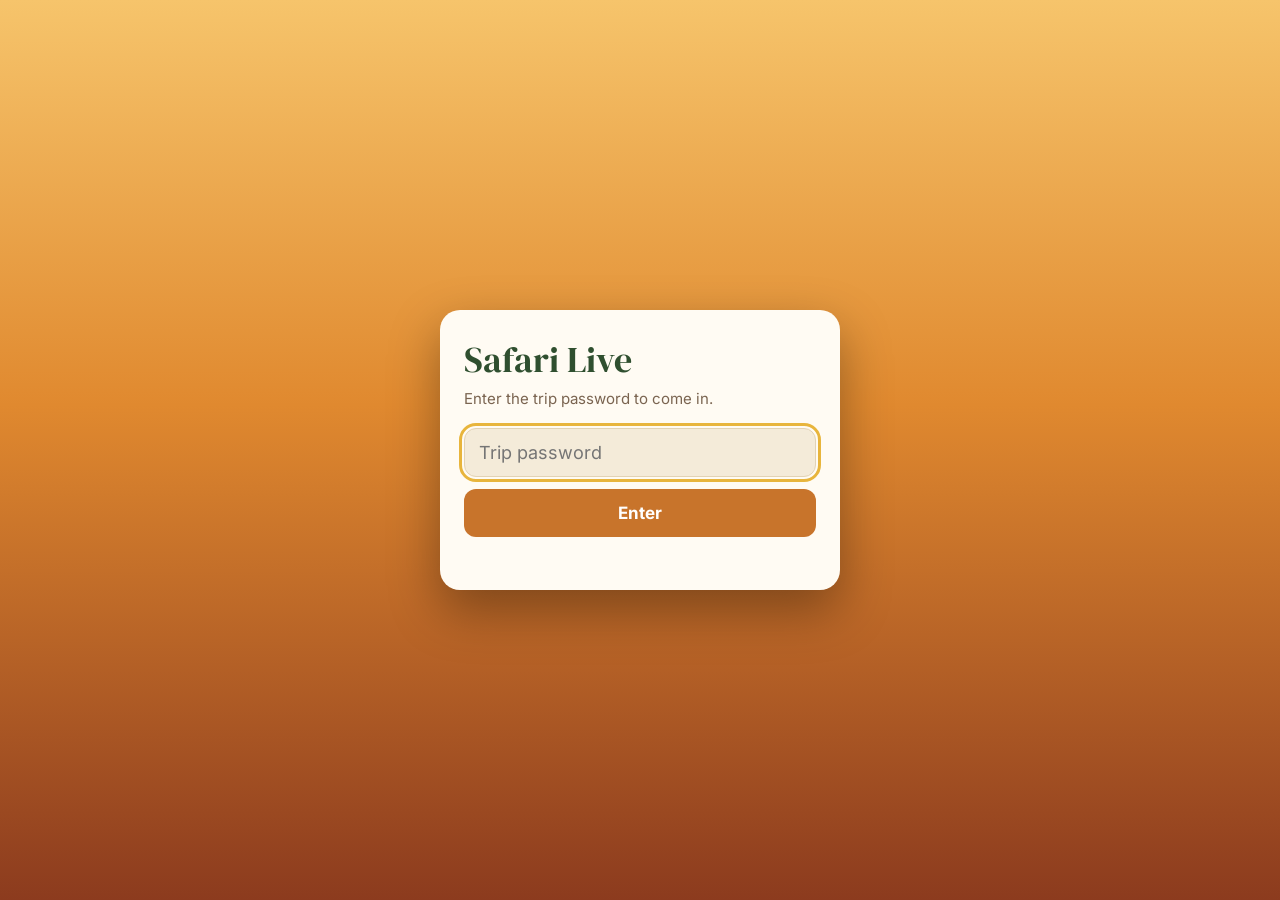
<file: comp.html>
<!doctype html>
<html lang="en">
<head>
<meta charset="utf-8">
<meta name="viewport" content="width=device-width, initial-scale=1, viewport-fit=cover">
<title>Photo comp · Safari Live</title>
<meta name="theme-color" content="#2A1A10">
<link rel="manifest" href="manifest.webmanifest">
<link rel="icon" href="icon-192.png">
<link rel="apple-touch-icon" href="icon-192.png">
<link rel="preload" href="fonts/dmserif.woff2" as="font" type="font/woff2" crossorigin>
<link rel="stylesheet" href="app.css">
<style>
body{padding-bottom:calc(40px + env(safe-area-inset-bottom))}
.hero{background:linear-gradient(135deg,#6A1B9A 0%,#8C3B1E 55%,#E0892F 100%);color:var(--on-board);padding:20px 16px 20px}
.hero h1{font-size:36px}
.hero p{margin:6px 0 0;font-size:15px;color:var(--on-board-muted);max-width:32rem}
.seg{position:sticky;top:var(--navh,0px);z-index:20;display:grid;grid-template-columns:repeat(3,1fr);gap:6px;padding:8px 12px;background:var(--bg);border-bottom:1px solid var(--line)}
.seg button{border:1.5px solid var(--line);border-radius:12px;padding:11px;font-size:16px;font-weight:600;background:var(--panel);color:var(--ink)}
.seg button.on{background:var(--sign);border-color:var(--sign);color:#fff;font-weight:700}
.wrap{max-width:900px;margin:0 auto;padding:16px 12px;display:flex;flex-direction:column;gap:16px}
.wrap section{display:flex;flex-direction:column;gap:16px}
.card{background:var(--panel);border:1px solid var(--line);border-radius:10px;padding:18px 16px}
.card h2{font-size:28px;margin-bottom:4px}
.card h3{font-size:20px;color:var(--board);margin:0 0 10px;display:flex;align-items:baseline;gap:10px;flex-wrap:wrap}
.card h3 small{font-family:var(--body);font-weight:500;color:var(--muted);font-size:13px}
.wrap .note{margin:0 0 12px}
.in{width:100%;font-size:16px;padding:12px 14px;border-radius:12px;border:1.5px solid var(--line);background:var(--bg);color:var(--ink);margin-bottom:10px}
select.in{appearance:auto;font-weight:600}
.pick{display:flex;align-items:center;justify-content:center;flex-direction:column;gap:6px;border:2px dashed var(--line);border-radius:10px;min-height:170px;background:var(--bg);color:var(--muted);font-weight:600;cursor:pointer;overflow:hidden;position:relative;margin-bottom:10px}
.pick img{position:absolute;inset:0;width:100%;height:100%;object-fit:contain;background:#0C1410}
.pick input{display:none}
.card .btn{width:100%}
.msg{font-size:15px;margin:8px 0 0;min-height:1.2em}
.msg:empty{display:none}
.grid{display:grid;grid-template-columns:repeat(auto-fill,minmax(min(100%,260px),1fr));gap:12px}
.photo{border-radius:12px;overflow:hidden;background:var(--bg);border:1px solid var(--line)}
.photo .img{display:block;width:100%;aspect-ratio:4/3;object-fit:cover;background:#0C1410;cursor:zoom-in}
.photo .b{padding:10px 12px 12px}
.photo .t{font-family:var(--display);font-size:24px;font-weight:700;line-height:1.1}
.photo .w{font-size:13px;color:var(--muted)}
.own{margin-top:8px;font-size:14px;font-weight:600;color:var(--link)}
.del{margin-top:8px;border:0;background:none;color:var(--bad);font-weight:600;font-size:14px;padding:0}
.prog{display:grid;grid-template-columns:6rem 1fr 3.5rem;gap:10px;align-items:center;font-size:15px;margin:8px 0}
.track{height:12px;background:var(--sunk);border-radius:3px;overflow:hidden}.fill{height:100%;background:var(--r-common);border-radius:3px}
.prog .n{text-align:right;color:var(--muted);font-size:13px}
.pod{display:grid;grid-template-columns:repeat(3,1fr);gap:8px;align-items:end}
.pod .p{text-align:center}
.pod img{width:100%;aspect-ratio:1;object-fit:cover;border-radius:12px;cursor:zoom-in;border:4px solid var(--line)}
.pod .p1 img{border-color:var(--gold)}
.pod .m{font-size:20px}.pod .who{font-family:var(--display);font-size:24px;font-weight:700;line-height:1}.pod .sc{font-size:13px;color:var(--muted)}
.pod .p1{order:2}.pod .p2{order:1}.pod .p3{order:3}
.winner{text-align:center;background:linear-gradient(135deg,#F7D774,#C98E1E);color:var(--gold-ink);border-radius:14px;padding:20px}
.winner .k{font-size:15px;font-weight:700}
.winner .n{font-family:var(--display);font-size:40px;line-height:1.1}
table{width:100%;border-collapse:collapse;font-size:15px}
td,th{padding:9px 6px;border-bottom:1px solid var(--line);text-align:left}
th{font-size:13px;font-weight:600;color:var(--muted)}
td.r{text-align:right;font-variant-numeric:tabular-nums}
.lb{position:fixed;inset:0;z-index:120;background:rgba(0,0,0,.94);display:flex;align-items:center;justify-content:center;padding:16px}
.lb img{max-width:100%;max-height:100%;object-fit:contain}
.lb button{position:absolute;top:calc(14px + env(safe-area-inset-top));right:14px;border:0;background:rgba(255,255,255,.2);color:#fff;width:42px;height:42px;border-radius:50%;font-size:22px}
.locked{text-align:center;padding:40px 20px}
.locked .g{display:none}
.brief{display:block;width:100%;text-align:left;font:inherit;color:inherit;border:0;border-top:1px solid var(--line);background:none;padding:12px 0}
.brief:first-child{border-top:0}
.brief.sel{box-shadow:inset 5px 0 0 var(--sign);padding-left:14px}
.brief .bt{font-family:var(--display);font-size:20px;color:var(--board);display:flex;justify-content:space-between;align-items:baseline;gap:8px}
.brief .cnt{font-family:var(--body);font-size:13px;font-weight:600;color:var(--muted)}
.brief.full{opacity:.55}
.brief .bb{font-size:15px;margin-top:2px}
.brief .tp{font-size:14px;color:var(--muted);margin-top:4px}
.lbl{display:block;font-size:14px;font-weight:600;margin:0 0 4px}
.is-guest .seg{grid-template-columns:1fr 1fr}.is-guest .seg [data-tab=enter]{display:none}
.vbtn{width:100%;margin-top:10px;border:1.5px solid var(--line);background:var(--panel);color:var(--ink);border-radius:12px;padding:11px;font-size:16px;font-weight:700}
.vbtn.on{background:var(--gold);border-color:var(--gold);color:var(--gold-ink)}
.vbtn:disabled{opacity:.45}
.left{font-family:var(--body);font-weight:600;font-size:13px;color:var(--sign)}
.hint{font-size:14px;color:var(--muted);margin:-4px 0 10px}
</style>
</head>
<body data-page="comp">
<header class="hero">
  <h1>Photo comp</h1>
  <p id="heroP">Cam, Melissa, Keegan, Mark and Tracy. Nine shot briefs, one Photographer of the Trip.</p>
</header>

<div id="guestIn" class="wrap" hidden><div class="card"><h2>Welcome</h2><p class="note">You're invited to vote in our Kruger photo comp. Pick up to 2 favourite photos in each category. Who took which photo stays secret until the results are revealed.</p><label class="lbl" for="gName">Name</label><input class="in" id="gName" maxlength="20" autocomplete="given-name"><label class="lbl" for="gSur">Surname</label><input class="in" id="gSur" maxlength="20" autocomplete="family-name"><button class="btn" id="gGo">Start voting</button><p class="msg err" id="gErr"></p></div></div>

<div id="locked" class="wrap" hidden><div class="card locked"><h2>Not on the list</h2><p class="note">The photo comp is just for Cam, Melissa, Keegan, Mark and Tracy.</p></div></div>

<div id="app" hidden>
  <nav class="seg"><button data-tab="enter" class="on">Enter</button><button data-tab="vote">Vote</button><button data-tab="results">Results</button></nav>
  <div class="wrap">
    <p class="msg err" id="status"></p>

    <section id="tab-enter">
      <div class="card"><h2>The categories</h2><p class="note">Nine shot briefs. Up to 2 entries in each. Tap one to enter it.</p><div id="catInfo"></div></div>
      <div class="card" id="enterCard">
        <h2>Enter a photo</h2>
        <p class="note">Editing is fine (crop, colour, black and white), but no adding or removing things and no AI. Uploading needs signal.</p>
        <label class="lbl" for="catSel">Category</label>
        <select class="in" id="catSel"></select>
        <p class="hint" id="selHint"></p>
        <input class="in" id="title" maxlength="60" placeholder="Give it a title (optional)">
        <label class="pick" id="pick"><span id="pickT">Choose a photo</span><input type="file" id="file" accept="image/*"><img id="preview" hidden alt=""></label>
        <button class="btn" id="submit" disabled>Submit entry</button>
        <p class="msg" id="enterMsg"></p>
      </div>
      <div class="card"><h2>Your entries</h2><div id="mine"></div></div>
    </section>

    <section id="tab-vote" hidden>
      <p class="note" id="voteNote">You have 2 votes in each category, one per photo. You don't have to use both. Tap a photo to see it full size. You can change your votes until the results are revealed.</p>
      <div id="voteList"></div>
    </section>

    <section id="tab-results" hidden>
      <div id="results"></div>
    </section>
  </div>
</div>

<div class="lb" id="lb" hidden><img id="lbImg" alt=""><button id="lbX" aria-label="Close">×</button></div>

<script src="common.js"></script>
<script>
const SCRIPT_URL = 'https://script.google.com/macros/s/AKfycbyWgNjN_t--VBPj0moDzwaGERDQaIyGzqJ3woSQqsmsXhECuWiEM0bZFQZcN4aepd3l/exec';
const ORIGINALS = ['Cam', 'Melissa', 'Keegan', 'Mark', 'Tracy'];
const CAT_INFO = {
 "Eye Contact": {
  "icon": "👁️",
  "brief": "An animal looking straight into your lens.",
  "tip": "Sharp eyes are everything. Get low and wait for the head to turn."
 },
 "Bird in Flight": {
  "icon": "🦅",
  "brief": "Any bird in the air with its wings open.",
  "tip": "Fast shutter, follow the bird and shoot a burst. Raptors and bee-eaters are great targets."
 },
 "Big Five Portrait": {
  "icon": "🦁",
  "brief": "Lion, leopard, elephant, buffalo or rhino, filling the frame.",
  "tip": "Zoom in so it's about the animal, not the bush. Faces and texture win."
 },
 "Little Ones": {
  "icon": "🐣",
  "brief": "A baby or young animal, ideally with mom in the shot.",
  "tip": "Look for impala lambs, elephant calves and warthog piglets running behind mom."
 },
 "Water's Edge": {
  "icon": "💧",
  "brief": "Animals drinking, bathing, crossing or reflected in water.",
  "tip": "Dams and river crossings at midday. A still reflection is gold."
 },
 "Silhouette": {
  "icon": "🌅",
  "brief": "A dark shape against a sunrise or sunset sky: an animal, a tree or the vehicle.",
  "tip": "Expose for the sky, not the subject. Giraffes and acacias are made for this."
 },
 "Action!": {
  "icon": "⚡",
  "brief": "Something happening: running, fighting, hunting, playing, yawning or dust bathing.",
  "tip": "Shoot bursts and be patient. A big yawn counts."
 },
 "The Funny One": {
  "icon": "😂",
  "brief": "Anything that made the group laugh, animals or people.",
  "tip": "Baboons, warthogs and sleepy passengers are fair game."
 },
 "Phone Only": {
  "icon": "📱",
  "brief": "Any subject, but it must be shot on a phone.",
  "tip": "Evens the field against the big lenses. Use wide angle for scenery."
 }
};
const $ = (id) => document.getElementById(id);
const el = (t, c, x) => { const e = document.createElement(t); if (c) e.className = c; if (x != null) e.textContent = x; return e; };
const ls = (k, d) => { try { const v = localStorage.getItem(k); return v == null ? d : JSON.parse(v); } catch { return d; } };
const img = (id, w = 1200) => `https://drive.google.com/thumbnail?id=${encodeURIComponent(id)}&sz=w${w}`;
let justEntered = false; let state = null;
 let tab = 'enter'; let cat = 'Eye Contact'; let photo = null;

const GUEST = new URLSearchParams(location.search).get('guest') || '';
const gid = () => { let g = ls('guestId', ''); if (!g) { g = Array.from(crypto.getRandomValues(new Uint8Array(8)), (b) => b.toString(16).padStart(2, '0')).join(''); localStorage.setItem('guestId', JSON.stringify(g)); } return g; };
const me = () => GUEST ? ls('guestName', '') : ls('me', ''); const code = () => GUEST || ls('code', '');
async function api(body) {
  const res = await fetch(SCRIPT_URL, { method: 'POST', headers: { 'Content-Type': 'text/plain;charset=utf-8' }, body: JSON.stringify(Object.assign({ code: code(), who: me(), name: me(), gid: GUEST ? gid() : '' }, body)) });
  return res.json();
}
async function load() {
  $('status').textContent = '';
  if (!state) render();
  if (!navigator.onLine) { $('status').textContent = 'No signal. The photo comp needs signal to load.'; return; }
  try {
    const r = await fetch(`${SCRIPT_URL}?action=comp&code=${encodeURIComponent(code())}&me=${encodeURIComponent(me())}&gid=${GUEST ? gid() : ''}&t=${Date.now()}`);
    const d = await r.json();
    if (!d.ok) throw new Error(d.error === 'bad_code' ? (GUEST ? 'This voting link has expired. Ask Cam for the new one.' : 'Password is out of date. Log out and back in.') : d.error);
    if (!d.entries) throw new Error('the sync script has not been updated for the photo comp yet. Cam needs to paste in the latest script and deploy a new version');
    state = d; render();
    if (!d.voters) $('status').textContent = 'Entering works, but voting needs the latest sync script. Cam needs to paste in the new Code.gs and deploy a new version.';
    if (d.categories && d.categories.join('|') !== Object.keys(CAT_INFO).join('|')) $('status').textContent = 'The sync script still has the old categories. Cam needs to paste in the latest script and deploy a new version.';
  } catch (e) { $('status').textContent = 'Could not load the photo comp: ' + (e.message === 'Failed to fetch' || e.message.includes('JSON') ? 'the sync script has not been updated for the photo comp yet. Cam needs to paste in the latest script and deploy a new version.' : e.message); state = null; render(); }
}
const ERR = { limit: 'You already have 2 entries in that category. Delete one first.', own_photo: "You can't vote for your own photo.", limit_votes: 'You have used both votes in this category. Remove one first.', closed: 'Voting has closed. The results are out.', bad_name: 'Enter your name and surname first.', not_in_comp: 'Only the original five can enter.', bad_image: 'That photo could not be read. Try another.', admin_only: 'Only Cam can do that.' };

/* ---------- gate ---------- */
function gate() {
  if (GUEST) {
    const has = /\S\s+\S/.test(me()); $('guestIn').hidden = has; $('app').hidden = !has;
    $('heroP').textContent = 'Vote for your favourite photos from our Kruger trip.';
    if (has) { tab = 'vote'; document.querySelectorAll('.seg button').forEach((x) => x.classList.toggle('on', x.dataset.tab === 'vote')); ['enter', 'vote', 'results'].forEach((t) => { $('tab-' + t).hidden = t !== 'vote'; }); load(); }
    return;
  }
  const ok = ORIGINALS.includes(me());
  $('locked').hidden = ok || !me(); $('app').hidden = !ok;
  if (ok) load();
}
addEventListener('safari-login', gate);
$('gGo').onclick = () => { const f = $('gName').value.trim(); const s = $('gSur').value.trim(); if (!f || !s) { $('gErr').textContent = 'Enter your name and surname.'; return; } localStorage.setItem('guestName', JSON.stringify(f + ' ' + s)); gate(); };
$('gSur').onkeydown = (e) => { if (e.key === 'Enter') $('gGo').onclick(); };

/* ---------- tabs ---------- */
document.querySelectorAll('.seg button').forEach((b) => b.onclick = () => { tab = b.dataset.tab; document.querySelectorAll('.seg button').forEach((x) => x.classList.toggle('on', x === b)); ['enter', 'vote', 'results'].forEach((t) => { $('tab-' + t).hidden = t !== tab; }); scrollTo(0, 0); load(); });

/* ---------- render ---------- */
function render() {
  const live = !!state;
  if (!state) state = { offline: true, categories: Object.keys(CAT_INFO), max: 2, votesPerCat: 2, entries: [], myVotes: {}, voters: [], people: ORIGINALS, revealed: false, admin: false };
  const cats = Object.keys(CAT_INFO);
  if (state.categories.join('|') !== cats.join('|')) state.scriptOld = true;
  state.categories = cats;
  const mine = state.entries.filter((e) => e.mine);
  // category dropdown
  const sel = $('catSel'); sel.replaceChildren();
  state.categories.forEach((c) => { const n = mine.filter((e) => e.category === c).length; const o = new Option(`${(CAT_INFO[c] || {}).icon || ''} ${c}  (${n}/${state.max})`, c); o.disabled = n >= state.max; sel.appendChild(o); });
  if (!state.categories.includes(cat) || mine.filter((e) => e.category === cat).length >= state.max) { const free = state.categories.find((c) => mine.filter((e) => e.category === c).length < state.max); if (free && !justEntered) cat = free; }
  sel.value = cat;
  $('selHint').textContent = (CAT_INFO[cat] || {}).brief || '';
  if (!justEntered && mine.filter((e) => e.category === cat).length >= state.max) $('enterMsg').textContent = `You've used both ${cat} entries.`;
  justEntered = false;
  $('submit').disabled = !!state.offline || !photo || mine.filter((e) => e.category === cat).length >= state.max;
  // my entries
  const box = $('mine'); box.replaceChildren();
  if (!mine.length) box.appendChild(el('div', 'empty', 'Nothing entered yet.'));
  else { const g = el('div', 'grid'); mine.forEach((e) => g.appendChild(photoCard(e, true))); box.appendChild(g); }
  const ci = $('catInfo'); ci.replaceChildren();
  state.categories.forEach((c) => { const k = CAT_INFO[c] || {}; const n = mine.filter((e) => e.category === c).length; const d = el('button', 'brief' + (n >= state.max ? ' full' : '')); d.type = 'button'; const top = el('div', 'bt', `${k.icon || '📷'} ${c}`); top.appendChild(el('span', 'cnt', `${n}/${state.max}`)); d.append(top, el('div', 'bb', k.brief || ''), el('div', 'tp', k.tip ? 'Tip: ' + k.tip : '')); d.onclick = () => { if (n >= state.max) { $('enterMsg').textContent = `You've used both ${c} entries. Delete one to swap it.`; } else { cat = c; render(); } $('enterCard').scrollIntoView({ behavior: 'smooth', block: 'start' }); }; ci.appendChild(d); });
  renderVote(); renderResults();
}
function photoCard(e, manage) {
  const c = el('div', 'photo');
  const im = el('img', 'img'); im.loading = 'lazy'; im.src = img(e.fileId, 800); im.alt = e.title || e.category; im.onclick = () => zoom(e.fileId); c.appendChild(im);
  const b = el('div', 'b'); b.appendChild(el('div', 't', e.title || e.category));
  const vt = (n) => `${n} vote${n === 1 ? '' : 's'}`;
  b.appendChild(el('div', 'w', state.revealed ? `${manage ? e.category : 'by ' + e.who}, ${vt(e.score || 0)}` : (manage ? e.category : '')));
  if (manage) { const d = el('button', 'del', 'Delete entry'); d.onclick = async () => { if (!confirm('Delete this entry? Its votes go too.')) return; const r = await api({ action: 'delete', entryId: e.id }); if (!r.ok) $('status').textContent = ERR[r.error] || r.error; load(); }; b.appendChild(d); }
  c.appendChild(b); return c;
}
// Each person sees the photos in their own random order, which stays the same while they vote.
const SEED = (() => { let s = ls('shuffleSeed', ''); if (!s) { s = Math.random().toString(36).slice(2); localStorage.setItem('shuffleSeed', JSON.stringify(s)); } return s; })();
const mix = (id) => { let h = 2166136261; for (const ch of SEED + id) { h ^= ch.charCodeAt(0); h = Math.imul(h, 16777619); } return h >>> 0; };
function renderVote() {
  const box = $('voteList'); box.replaceChildren();
  if (state.offline || !state.voters) { box.appendChild(el('div', 'empty', 'Voting opens once the photo comp is connected and Cam has deployed the latest sync script.')); return; }
  state.categories.forEach((c) => {
    const list = state.entries.filter((e) => e.category === c).sort((a, b) => mix(a.id) - mix(b.id));
    const per = state.votesPerCat || 2; const used = list.filter((e) => state.myVotes[e.id]).length;
    const card = el('div', 'card'); const h = el('h3', null, `${(CAT_INFO[c] || {}).icon || ''} ${c}`); h.appendChild(el('small', null, `${list.length} entr${list.length === 1 ? 'y' : 'ies'}`)); if (list.length && !state.revealed) h.appendChild(el('span', 'left', `${used} of ${per} votes used`)); card.append(h, el('p', 'note', (CAT_INFO[c] || {}).brief || ''));
    if (!list.length) card.appendChild(el('div', 'empty', 'No entries yet.'));
    else {
      const g = el('div', 'grid');
      list.forEach((e) => {
        const pc = photoCard(e, false); const b = pc.querySelector('.b');
        if (e.mine) b.appendChild(el('div', 'own', 'Your photo, so no vote from you'));
        else if (!state.revealed) {
          const on = !!state.myVotes[e.id];
          const btn = el('button', 'vbtn' + (on ? ' on' : ''), on ? '★ Your vote. Tap to remove' : 'Vote for this photo');
          btn.disabled = !on && used >= per;
          btn.onclick = async () => {
            btn.disabled = true; const want = !on;
            const r = await api({ action: 'vote', entryId: e.id, on: want }).catch(() => ({ ok: false, error: 'No signal, so the vote was not saved. Try again when you have signal.' }));
            if (!r.ok) { $('status').textContent = ERR[r.error] || r.error; btn.disabled = false; return; }
            $('status').textContent = ''; if (want) state.myVotes[e.id] = true; else delete state.myVotes[e.id]; render();
          };
          b.appendChild(btn);
        }
        g.appendChild(pc);
      });
      card.appendChild(g);
    }
    box.appendChild(card);
  });
  const cast = Object.keys(state.myVotes).length; const cats = state.categories.filter((c) => state.entries.some((e) => e.category === c && !e.mine)).length;
  box.appendChild(el('div', 'card'));
  box.lastChild.append(el('h3', null, 'Your votes'), el('p', 'note', `You've used ${cast} of up to ${cats * (state.votesPerCat || 2)} votes. Votes save as you tap.`));
}
function renderResults() {
  const box = $('results'); box.replaceChildren();
  if (state.offline) { box.appendChild(el('div', 'empty', 'Results appear once the photo comp is connected.')); return; }
  const prog = el('div', 'card'); prog.append(el('h2', null, 'Who has voted'), el('p', 'note', 'Votes used so far. Everyone gets up to 2 per category, guests included.'));
  const of = state.categories.length * (state.votesPerCat || 2);
  (state.voters || []).forEach((v) => { const r = el('div', 'prog'); const t = el('div', 'track'); const f = el('div', 'fill'); f.style.width = `${Math.min(100, (v.n / of) * 100)}%`; t.appendChild(f); r.append(el('div', null, v.name), t, el('div', 'n', `${v.n}`)); prog.appendChild(r); });
  if (state.admin && !state.guest) { const b = el('button', 'btn' + (state.revealed ? ' alt' : ''), state.revealed ? 'Hide results again' : 'Reveal the results'); b.style.marginTop = '12px'; b.onclick = async () => { const r = await api({ action: 'reveal', value: !state.revealed }); if (!r.ok) $('status').textContent = ERR[r.error] || r.error; load(); }; prog.appendChild(b); }
  if (!state.revealed) { box.appendChild(el('div', 'card')); box.lastChild.append(el('h2', null, 'Results are hidden'), el('p', 'note', state.admin ? 'Reveal them when everyone has voted. Voting closes once the results are out.' : 'Cam will reveal them once everyone has voted.')); box.appendChild(prog); return; }
  const pts = Object.fromEntries(state.people.map((p) => [p, { p, pts: 0, gold: 0 }]));
  const cats = el('div');
  state.categories.forEach((c) => {
    const ranked = state.entries.filter((e) => e.category === c && e.score > 0).sort((a, b) => b.score - a.score).slice(0, 3);
    ranked.forEach((e, i) => { if (pts[e.who]) { pts[e.who].pts += 3 - i; if (i === 0) pts[e.who].gold++; } });
    const card = el('div', 'card'); card.appendChild(el('h3', null, `${(CAT_INFO[c] || {}).icon || ''} ${c}`));
    if (!ranked.length) card.appendChild(el('div', 'empty', 'No votes in this category.'));
    else { const pod = el('div', 'pod'); ranked.forEach((e, i) => { const p = el('div', 'p p' + (i + 1)); const im = el('img'); im.src = img(e.fileId, 600); im.onclick = () => zoom(e.fileId); p.append(el('div', 'm', ['🥇', '🥈', '🥉'][i]), im, el('div', 'who', e.who), el('div', 'sc', `${e.score} vote${e.score === 1 ? '' : 's'}${e.title ? ', ' + e.title : ''}`)); pod.appendChild(p); }); card.appendChild(pod); }
    cats.appendChild(card);
  });
  const table = Object.values(pts).sort((a, b) => b.pts - a.pts || b.gold - a.gold);
  const top = table[0] && table[0].pts ? table.filter((t) => t.pts === table[0].pts && t.gold === table[0].gold).map((t) => t.p).join(' & ') : 'Nobody yet';
  const w = el('div', 'winner'); w.append(el('div', 'k', 'Photographer of the Trip'), el('div', 'n', top)); box.appendChild(w);
  const tc = el('div', 'card'); tc.appendChild(el('h2', null, 'Points'));
  const t = el('table'); const hr = t.insertRow(); ['Photographer', 'Points', 'Golds'].forEach((x) => hr.appendChild(el('th', null, x)));
  table.forEach((r) => { const tr = t.insertRow(); tr.insertCell().textContent = r.p; const a = tr.insertCell(); a.className = 'r'; a.textContent = r.pts; const b = tr.insertCell(); b.className = 'r'; b.textContent = r.gold; });
  tc.append(el('p', 'note', 'Gold 3, silver 2, bronze 1 in each category. Ties go to more golds.'), t); box.appendChild(tc);
  box.appendChild(cats); box.appendChild(prog);
}

/* ---------- entering ---------- */
$('catSel').onchange = () => { cat = $('catSel').value; $('enterMsg').textContent = ''; render(); };
$('file').onchange = async () => {
  const f = $('file').files[0]; if (!f) return;
  $('pickT').textContent = 'Preparing photo…'; $('enterMsg').textContent = '';
  try {
    const bmp = await new Promise((ok, bad) => { const i = new Image(); i.onload = () => ok(i); i.onerror = () => bad(new Error('read')); i.src = URL.createObjectURL(f); });
    const max = 2000; const k = Math.min(1, max / Math.max(bmp.naturalWidth, bmp.naturalHeight));
    const cv = document.createElement('canvas'); cv.width = Math.round(bmp.naturalWidth * k); cv.height = Math.round(bmp.naturalHeight * k);
    cv.getContext('2d').drawImage(bmp, 0, 0, cv.width, cv.height);
    photo = cv.toDataURL('image/jpeg', 0.85);
    $('preview').src = photo; $('preview').hidden = false; $('pickT').textContent = 'Tap to choose a different photo';
  } catch (e) { photo = null; $('pickT').textContent = 'Could not read that photo. Try another.'; }
  render();
};
$('submit').onclick = async () => {
  if (!photo) return;
  if (!navigator.onLine) { $('enterMsg').textContent = 'No signal right now. Try again when you have signal.'; return; }
  $('submit').disabled = true; $('enterMsg').textContent = 'Uploading…';
  try {
    const r = await api({ action: 'photo', category: cat, title: $('title').value.trim(), image: photo });
    if (!r.ok) throw new Error(ERR[r.error] || r.error);
    $('enterMsg').textContent = `Entered in ${cat}! 🎉`; justEntered = true; photo = null; $('preview').hidden = true; $('file').value = ''; $('title').value = ''; $('pickT').textContent = 'Choose a photo';
    load();
  } catch (e) { $('enterMsg').textContent = 'Upload failed: ' + e.message; $('submit').disabled = false; }
};

/* ---------- lightbox ---------- */
function zoom(id) { $('lbImg').src = img(id, 2000); $('lb').hidden = false; }
$('lbX').onclick = () => { $('lb').hidden = true; $('lbImg').src = ''; };
$('lb').onclick = (e) => { if (e.target === $('lb')) $('lbX').onclick(); };

if ('serviceWorker' in navigator) navigator.serviceWorker.register('sw.js').catch(() => {});
gate();
</script>
</body>
</html>
</file>
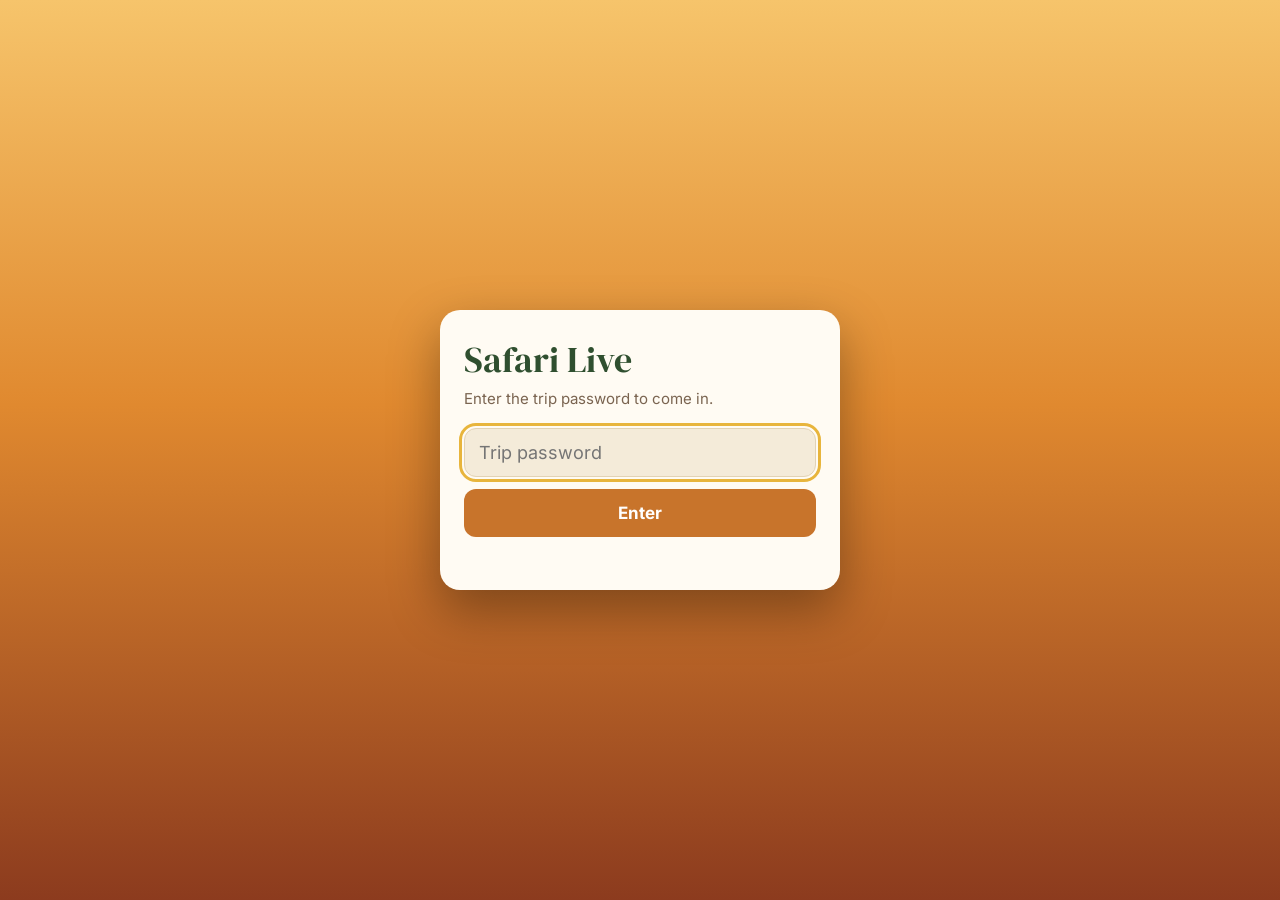
<file: comp.template.html>
<!doctype html>
<html lang="en">
<head>
<meta charset="utf-8">
<meta name="viewport" content="width=device-width, initial-scale=1, viewport-fit=cover">
<title>Photo comp · Safari Live</title>
<meta name="theme-color" content="#2A1A10">
<link rel="manifest" href="manifest.webmanifest">
<link rel="icon" href="icon-192.png">
<link rel="apple-touch-icon" href="icon-192.png">
<link rel="preload" href="fonts/dmserif.woff2" as="font" type="font/woff2" crossorigin>
<link rel="stylesheet" href="app.css">
<style>
body{padding-bottom:calc(40px + env(safe-area-inset-bottom))}
.hero{background:linear-gradient(135deg,#6A1B9A 0%,#8C3B1E 55%,#E0892F 100%);color:var(--on-board);padding:20px 16px 20px}
.hero h1{font-size:36px}
.hero p{margin:6px 0 0;font-size:15px;color:var(--on-board-muted);max-width:32rem}
.seg{position:sticky;top:var(--navh,0px);z-index:20;display:grid;grid-template-columns:repeat(3,1fr);gap:6px;padding:8px 12px;background:var(--bg);border-bottom:1px solid var(--line)}
.seg button{border:1.5px solid var(--line);border-radius:12px;padding:11px;font-size:16px;font-weight:600;background:var(--panel);color:var(--ink)}
.seg button.on{background:var(--sign);border-color:var(--sign);color:#fff;font-weight:700}
.wrap{max-width:900px;margin:0 auto;padding:16px 12px;display:flex;flex-direction:column;gap:16px}
.wrap section{display:flex;flex-direction:column;gap:16px}
.card{background:var(--panel);border:1px solid var(--line);border-radius:10px;padding:18px 16px}
.card h2{font-size:28px;margin-bottom:4px}
.card h3{font-size:20px;color:var(--board);margin:0 0 10px;display:flex;align-items:baseline;gap:10px;flex-wrap:wrap}
.card h3 small{font-family:var(--body);font-weight:500;color:var(--muted);font-size:13px}
.wrap .note{margin:0 0 12px}
.in{width:100%;font-size:16px;padding:12px 14px;border-radius:12px;border:1.5px solid var(--line);background:var(--bg);color:var(--ink);margin-bottom:10px}
select.in{appearance:auto;font-weight:600}
.pick{display:flex;align-items:center;justify-content:center;flex-direction:column;gap:6px;border:2px dashed var(--line);border-radius:10px;min-height:170px;background:var(--bg);color:var(--muted);font-weight:600;cursor:pointer;overflow:hidden;position:relative;margin-bottom:10px}
.pick img{position:absolute;inset:0;width:100%;height:100%;object-fit:contain;background:#0C1410}
.pick input{display:none}
.card .btn{width:100%}
.msg{font-size:15px;margin:8px 0 0;min-height:1.2em}
.msg:empty{display:none}
.grid{display:grid;grid-template-columns:repeat(auto-fill,minmax(min(100%,260px),1fr));gap:12px}
.photo{border-radius:12px;overflow:hidden;background:var(--bg);border:1px solid var(--line)}
.photo .img{display:block;width:100%;aspect-ratio:4/3;object-fit:cover;background:#0C1410;cursor:zoom-in}
.photo .b{padding:10px 12px 12px}
.photo .t{font-family:var(--display);font-size:24px;font-weight:700;line-height:1.1}
.photo .w{font-size:13px;color:var(--muted)}
.own{margin-top:8px;font-size:14px;font-weight:600;color:var(--link)}
.del{margin-top:8px;border:0;background:none;color:var(--bad);font-weight:600;font-size:14px;padding:0}
.prog{display:grid;grid-template-columns:6rem 1fr 3.5rem;gap:10px;align-items:center;font-size:15px;margin:8px 0}
.track{height:12px;background:var(--sunk);border-radius:3px;overflow:hidden}.fill{height:100%;background:var(--r-common);border-radius:3px}
.prog .n{text-align:right;color:var(--muted);font-size:13px}
.pod{display:grid;grid-template-columns:repeat(3,1fr);gap:8px;align-items:end}
.pod .p{text-align:center}
.pod img{width:100%;aspect-ratio:1;object-fit:cover;border-radius:12px;cursor:zoom-in;border:4px solid var(--line)}
.pod .p1 img{border-color:var(--gold)}
.pod .m{font-size:20px}.pod .who{font-family:var(--display);font-size:24px;font-weight:700;line-height:1}.pod .sc{font-size:13px;color:var(--muted)}
.pod .p1{order:2}.pod .p2{order:1}.pod .p3{order:3}
.winner{text-align:center;background:linear-gradient(135deg,#F7D774,#C98E1E);color:var(--gold-ink);border-radius:14px;padding:20px}
.winner .k{font-size:15px;font-weight:700}
.winner .n{font-family:var(--display);font-size:40px;line-height:1.1}
table{width:100%;border-collapse:collapse;font-size:15px}
td,th{padding:9px 6px;border-bottom:1px solid var(--line);text-align:left}
th{font-size:13px;font-weight:600;color:var(--muted)}
td.r{text-align:right;font-variant-numeric:tabular-nums}
.lb{position:fixed;inset:0;z-index:120;background:rgba(0,0,0,.94);display:flex;align-items:center;justify-content:center;padding:16px}
.lb img{max-width:100%;max-height:100%;object-fit:contain}
.lb button{position:absolute;top:calc(14px + env(safe-area-inset-top));right:14px;border:0;background:rgba(255,255,255,.2);color:#fff;width:42px;height:42px;border-radius:50%;font-size:22px}
.locked{text-align:center;padding:40px 20px}
.locked .g{display:none}
.brief{display:block;width:100%;text-align:left;font:inherit;color:inherit;border:0;border-top:1px solid var(--line);background:none;padding:12px 0}
.brief:first-child{border-top:0}
.brief.sel{box-shadow:inset 5px 0 0 var(--sign);padding-left:14px}
.brief .bt{font-family:var(--display);font-size:20px;color:var(--board);display:flex;justify-content:space-between;align-items:baseline;gap:8px}
.brief .cnt{font-family:var(--body);font-size:13px;font-weight:600;color:var(--muted)}
.brief.full{opacity:.55}
.brief .bb{font-size:15px;margin-top:2px}
.brief .tp{font-size:14px;color:var(--muted);margin-top:4px}
.lbl{display:block;font-size:14px;font-weight:600;margin:0 0 4px}
.is-guest .seg{grid-template-columns:1fr 1fr}.is-guest .seg [data-tab=enter]{display:none}
.vbtn{width:100%;margin-top:10px;border:1.5px solid var(--line);background:var(--panel);color:var(--ink);border-radius:12px;padding:11px;font-size:16px;font-weight:700}
.vbtn.on{background:var(--gold);border-color:var(--gold);color:var(--gold-ink)}
.vbtn:disabled{opacity:.45}
.left{font-family:var(--body);font-weight:600;font-size:13px;color:var(--sign)}
.hint{font-size:14px;color:var(--muted);margin:-4px 0 10px}
</style>
</head>
<body data-page="comp">
<header class="hero">
  <h1>Photo comp</h1>
  <p id="heroP">Cam, Melissa, Keegan, Mark and Tracy. Nine shot briefs, one Photographer of the Trip.</p>
</header>

<div id="guestIn" class="wrap" hidden><div class="card"><h2>Welcome</h2><p class="note">You're invited to vote in our Kruger photo comp. Pick up to 2 favourite photos in each category. Who took which photo stays secret until the results are revealed.</p><label class="lbl" for="gName">Name</label><input class="in" id="gName" maxlength="20" autocomplete="given-name"><label class="lbl" for="gSur">Surname</label><input class="in" id="gSur" maxlength="20" autocomplete="family-name"><button class="btn" id="gGo">Start voting</button><p class="msg err" id="gErr"></p></div></div>

<div id="locked" class="wrap" hidden><div class="card locked"><h2>Not on the list</h2><p class="note">The photo comp is just for Cam, Melissa, Keegan, Mark and Tracy.</p></div></div>

<div id="app" hidden>
  <nav class="seg"><button data-tab="enter" class="on">Enter</button><button data-tab="vote">Vote</button><button data-tab="results">Results</button></nav>
  <div class="wrap">
    <p class="msg err" id="status"></p>

    <section id="tab-enter">
      <div class="card"><h2>The categories</h2><p class="note">Nine shot briefs. Up to 2 entries in each. Tap one to enter it.</p><div id="catInfo"></div></div>
      <div class="card" id="enterCard">
        <h2>Enter a photo</h2>
        <p class="note">Editing is fine (crop, colour, black and white), but no adding or removing things and no AI. Uploading needs signal.</p>
        <label class="lbl" for="catSel">Category</label>
        <select class="in" id="catSel"></select>
        <p class="hint" id="selHint"></p>
        <input class="in" id="title" maxlength="60" placeholder="Give it a title (optional)">
        <label class="pick" id="pick"><span id="pickT">Choose a photo</span><input type="file" id="file" accept="image/*"><img id="preview" hidden alt=""></label>
        <button class="btn" id="submit" disabled>Submit entry</button>
        <p class="msg" id="enterMsg"></p>
      </div>
      <div class="card"><h2>Your entries</h2><div id="mine"></div></div>
    </section>

    <section id="tab-vote" hidden>
      <p class="note" id="voteNote">You have 2 votes in each category, one per photo. You don't have to use both. Tap a photo to see it full size. You can change your votes until the results are revealed.</p>
      <div id="voteList"></div>
    </section>

    <section id="tab-results" hidden>
      <div id="results"></div>
    </section>
  </div>
</div>

<div class="lb" id="lb" hidden><img id="lbImg" alt=""><button id="lbX" aria-label="Close">×</button></div>

<script src="common.js"></script>
<script>
const SCRIPT_URL = '__SCRIPT_URL__';
const ORIGINALS = ['Cam', 'Melissa', 'Keegan', 'Mark', 'Tracy'];
const CAT_INFO = {
 "Eye Contact": {
  "icon": "👁️",
  "brief": "An animal looking straight into your lens.",
  "tip": "Sharp eyes are everything. Get low and wait for the head to turn."
 },
 "Bird in Flight": {
  "icon": "🦅",
  "brief": "Any bird in the air with its wings open.",
  "tip": "Fast shutter, follow the bird and shoot a burst. Raptors and bee-eaters are great targets."
 },
 "Big Five Portrait": {
  "icon": "🦁",
  "brief": "Lion, leopard, elephant, buffalo or rhino, filling the frame.",
  "tip": "Zoom in so it's about the animal, not the bush. Faces and texture win."
 },
 "Little Ones": {
  "icon": "🐣",
  "brief": "A baby or young animal, ideally with mom in the shot.",
  "tip": "Look for impala lambs, elephant calves and warthog piglets running behind mom."
 },
 "Water's Edge": {
  "icon": "💧",
  "brief": "Animals drinking, bathing, crossing or reflected in water.",
  "tip": "Dams and river crossings at midday. A still reflection is gold."
 },
 "Silhouette": {
  "icon": "🌅",
  "brief": "A dark shape against a sunrise or sunset sky: an animal, a tree or the vehicle.",
  "tip": "Expose for the sky, not the subject. Giraffes and acacias are made for this."
 },
 "Action!": {
  "icon": "⚡",
  "brief": "Something happening: running, fighting, hunting, playing, yawning or dust bathing.",
  "tip": "Shoot bursts and be patient. A big yawn counts."
 },
 "The Funny One": {
  "icon": "😂",
  "brief": "Anything that made the group laugh, animals or people.",
  "tip": "Baboons, warthogs and sleepy passengers are fair game."
 },
 "Phone Only": {
  "icon": "📱",
  "brief": "Any subject, but it must be shot on a phone.",
  "tip": "Evens the field against the big lenses. Use wide angle for scenery."
 }
};
const $ = (id) => document.getElementById(id);
const el = (t, c, x) => { const e = document.createElement(t); if (c) e.className = c; if (x != null) e.textContent = x; return e; };
const ls = (k, d) => { try { const v = localStorage.getItem(k); return v == null ? d : JSON.parse(v); } catch { return d; } };
const img = (id, w = 1200) => `https://drive.google.com/thumbnail?id=${encodeURIComponent(id)}&sz=w${w}`;
let justEntered = false; let state = null;
 let tab = 'enter'; let cat = 'Eye Contact'; let photo = null;

const GUEST = new URLSearchParams(location.search).get('guest') || '';
const gid = () => { let g = ls('guestId', ''); if (!g) { g = Array.from(crypto.getRandomValues(new Uint8Array(8)), (b) => b.toString(16).padStart(2, '0')).join(''); localStorage.setItem('guestId', JSON.stringify(g)); } return g; };
const me = () => GUEST ? ls('guestName', '') : ls('me', ''); const code = () => GUEST || ls('code', '');
async function api(body) {
  const res = await fetch(SCRIPT_URL, { method: 'POST', headers: { 'Content-Type': 'text/plain;charset=utf-8' }, body: JSON.stringify(Object.assign({ code: code(), who: me(), name: me(), gid: GUEST ? gid() : '' }, body)) });
  return res.json();
}
async function load() {
  $('status').textContent = '';
  if (!state) render();
  if (!navigator.onLine) { $('status').textContent = 'No signal. The photo comp needs signal to load.'; return; }
  try {
    const r = await fetch(`${SCRIPT_URL}?action=comp&code=${encodeURIComponent(code())}&me=${encodeURIComponent(me())}&gid=${GUEST ? gid() : ''}&t=${Date.now()}`);
    const d = await r.json();
    if (!d.ok) throw new Error(d.error === 'bad_code' ? (GUEST ? 'This voting link has expired. Ask Cam for the new one.' : 'Password is out of date. Log out and back in.') : d.error);
    if (!d.entries) throw new Error('the sync script has not been updated for the photo comp yet. Cam needs to paste in the latest script and deploy a new version');
    state = d; render();
    if (!d.voters) $('status').textContent = 'Entering works, but voting needs the latest sync script. Cam needs to paste in the new Code.gs and deploy a new version.';
    if (d.categories && d.categories.join('|') !== Object.keys(CAT_INFO).join('|')) $('status').textContent = 'The sync script still has the old categories. Cam needs to paste in the latest script and deploy a new version.';
  } catch (e) { $('status').textContent = 'Could not load the photo comp: ' + (e.message === 'Failed to fetch' || e.message.includes('JSON') ? 'the sync script has not been updated for the photo comp yet. Cam needs to paste in the latest script and deploy a new version.' : e.message); state = null; render(); }
}
const ERR = { limit: 'You already have 2 entries in that category. Delete one first.', own_photo: "You can't vote for your own photo.", limit_votes: 'You have used both votes in this category. Remove one first.', closed: 'Voting has closed. The results are out.', bad_name: 'Enter your name and surname first.', not_in_comp: 'Only the original five can enter.', bad_image: 'That photo could not be read. Try another.', admin_only: 'Only Cam can do that.' };

/* ---------- gate ---------- */
function gate() {
  if (GUEST) {
    const has = /\S\s+\S/.test(me()); $('guestIn').hidden = has; $('app').hidden = !has;
    $('heroP').textContent = 'Vote for your favourite photos from our Kruger trip.';
    if (has) { tab = 'vote'; document.querySelectorAll('.seg button').forEach((x) => x.classList.toggle('on', x.dataset.tab === 'vote')); ['enter', 'vote', 'results'].forEach((t) => { $('tab-' + t).hidden = t !== 'vote'; }); load(); }
    return;
  }
  const ok = ORIGINALS.includes(me());
  $('locked').hidden = ok || !me(); $('app').hidden = !ok;
  if (ok) load();
}
addEventListener('safari-login', gate);
$('gGo').onclick = () => { const f = $('gName').value.trim(); const s = $('gSur').value.trim(); if (!f || !s) { $('gErr').textContent = 'Enter your name and surname.'; return; } localStorage.setItem('guestName', JSON.stringify(f + ' ' + s)); gate(); };
$('gSur').onkeydown = (e) => { if (e.key === 'Enter') $('gGo').onclick(); };

/* ---------- tabs ---------- */
document.querySelectorAll('.seg button').forEach((b) => b.onclick = () => { tab = b.dataset.tab; document.querySelectorAll('.seg button').forEach((x) => x.classList.toggle('on', x === b)); ['enter', 'vote', 'results'].forEach((t) => { $('tab-' + t).hidden = t !== tab; }); scrollTo(0, 0); load(); });

/* ---------- render ---------- */
function render() {
  const live = !!state;
  if (!state) state = { offline: true, categories: Object.keys(CAT_INFO), max: 2, votesPerCat: 2, entries: [], myVotes: {}, voters: [], people: ORIGINALS, revealed: false, admin: false };
  const cats = Object.keys(CAT_INFO);
  if (state.categories.join('|') !== cats.join('|')) state.scriptOld = true;
  state.categories = cats;
  const mine = state.entries.filter((e) => e.mine);
  // category dropdown
  const sel = $('catSel'); sel.replaceChildren();
  state.categories.forEach((c) => { const n = mine.filter((e) => e.category === c).length; const o = new Option(`${(CAT_INFO[c] || {}).icon || ''} ${c}  (${n}/${state.max})`, c); o.disabled = n >= state.max; sel.appendChild(o); });
  if (!state.categories.includes(cat) || mine.filter((e) => e.category === cat).length >= state.max) { const free = state.categories.find((c) => mine.filter((e) => e.category === c).length < state.max); if (free && !justEntered) cat = free; }
  sel.value = cat;
  $('selHint').textContent = (CAT_INFO[cat] || {}).brief || '';
  if (!justEntered && mine.filter((e) => e.category === cat).length >= state.max) $('enterMsg').textContent = `You've used both ${cat} entries.`;
  justEntered = false;
  $('submit').disabled = !!state.offline || !photo || mine.filter((e) => e.category === cat).length >= state.max;
  // my entries
  const box = $('mine'); box.replaceChildren();
  if (!mine.length) box.appendChild(el('div', 'empty', 'Nothing entered yet.'));
  else { const g = el('div', 'grid'); mine.forEach((e) => g.appendChild(photoCard(e, true))); box.appendChild(g); }
  const ci = $('catInfo'); ci.replaceChildren();
  state.categories.forEach((c) => { const k = CAT_INFO[c] || {}; const n = mine.filter((e) => e.category === c).length; const d = el('button', 'brief' + (n >= state.max ? ' full' : '')); d.type = 'button'; const top = el('div', 'bt', `${k.icon || '📷'} ${c}`); top.appendChild(el('span', 'cnt', `${n}/${state.max}`)); d.append(top, el('div', 'bb', k.brief || ''), el('div', 'tp', k.tip ? 'Tip: ' + k.tip : '')); d.onclick = () => { if (n >= state.max) { $('enterMsg').textContent = `You've used both ${c} entries. Delete one to swap it.`; } else { cat = c; render(); } $('enterCard').scrollIntoView({ behavior: 'smooth', block: 'start' }); }; ci.appendChild(d); });
  renderVote(); renderResults();
}
function photoCard(e, manage) {
  const c = el('div', 'photo');
  const im = el('img', 'img'); im.loading = 'lazy'; im.src = img(e.fileId, 800); im.alt = e.title || e.category; im.onclick = () => zoom(e.fileId); c.appendChild(im);
  const b = el('div', 'b'); b.appendChild(el('div', 't', e.title || e.category));
  const vt = (n) => `${n} vote${n === 1 ? '' : 's'}`;
  b.appendChild(el('div', 'w', state.revealed ? `${manage ? e.category : 'by ' + e.who}, ${vt(e.score || 0)}` : (manage ? e.category : '')));
  if (manage) { const d = el('button', 'del', 'Delete entry'); d.onclick = async () => { if (!confirm('Delete this entry? Its votes go too.')) return; const r = await api({ action: 'delete', entryId: e.id }); if (!r.ok) $('status').textContent = ERR[r.error] || r.error; load(); }; b.appendChild(d); }
  c.appendChild(b); return c;
}
// Each person sees the photos in their own random order, which stays the same while they vote.
const SEED = (() => { let s = ls('shuffleSeed', ''); if (!s) { s = Math.random().toString(36).slice(2); localStorage.setItem('shuffleSeed', JSON.stringify(s)); } return s; })();
const mix = (id) => { let h = 2166136261; for (const ch of SEED + id) { h ^= ch.charCodeAt(0); h = Math.imul(h, 16777619); } return h >>> 0; };
function renderVote() {
  const box = $('voteList'); box.replaceChildren();
  if (state.offline || !state.voters) { box.appendChild(el('div', 'empty', 'Voting opens once the photo comp is connected and Cam has deployed the latest sync script.')); return; }
  state.categories.forEach((c) => {
    const list = state.entries.filter((e) => e.category === c).sort((a, b) => mix(a.id) - mix(b.id));
    const per = state.votesPerCat || 2; const used = list.filter((e) => state.myVotes[e.id]).length;
    const card = el('div', 'card'); const h = el('h3', null, `${(CAT_INFO[c] || {}).icon || ''} ${c}`); h.appendChild(el('small', null, `${list.length} entr${list.length === 1 ? 'y' : 'ies'}`)); if (list.length && !state.revealed) h.appendChild(el('span', 'left', `${used} of ${per} votes used`)); card.append(h, el('p', 'note', (CAT_INFO[c] || {}).brief || ''));
    if (!list.length) card.appendChild(el('div', 'empty', 'No entries yet.'));
    else {
      const g = el('div', 'grid');
      list.forEach((e) => {
        const pc = photoCard(e, false); const b = pc.querySelector('.b');
        if (e.mine) b.appendChild(el('div', 'own', 'Your photo, so no vote from you'));
        else if (!state.revealed) {
          const on = !!state.myVotes[e.id];
          const btn = el('button', 'vbtn' + (on ? ' on' : ''), on ? '★ Your vote. Tap to remove' : 'Vote for this photo');
          btn.disabled = !on && used >= per;
          btn.onclick = async () => {
            btn.disabled = true; const want = !on;
            const r = await api({ action: 'vote', entryId: e.id, on: want }).catch(() => ({ ok: false, error: 'No signal, so the vote was not saved. Try again when you have signal.' }));
            if (!r.ok) { $('status').textContent = ERR[r.error] || r.error; btn.disabled = false; return; }
            $('status').textContent = ''; if (want) state.myVotes[e.id] = true; else delete state.myVotes[e.id]; render();
          };
          b.appendChild(btn);
        }
        g.appendChild(pc);
      });
      card.appendChild(g);
    }
    box.appendChild(card);
  });
  const cast = Object.keys(state.myVotes).length; const cats = state.categories.filter((c) => state.entries.some((e) => e.category === c && !e.mine)).length;
  box.appendChild(el('div', 'card'));
  box.lastChild.append(el('h3', null, 'Your votes'), el('p', 'note', `You've used ${cast} of up to ${cats * (state.votesPerCat || 2)} votes. Votes save as you tap.`));
}
function renderResults() {
  const box = $('results'); box.replaceChildren();
  if (state.offline) { box.appendChild(el('div', 'empty', 'Results appear once the photo comp is connected.')); return; }
  const prog = el('div', 'card'); prog.append(el('h2', null, 'Who has voted'), el('p', 'note', 'Votes used so far. Everyone gets up to 2 per category, guests included.'));
  const of = state.categories.length * (state.votesPerCat || 2);
  (state.voters || []).forEach((v) => { const r = el('div', 'prog'); const t = el('div', 'track'); const f = el('div', 'fill'); f.style.width = `${Math.min(100, (v.n / of) * 100)}%`; t.appendChild(f); r.append(el('div', null, v.name), t, el('div', 'n', `${v.n}`)); prog.appendChild(r); });
  if (state.admin && !state.guest) { const b = el('button', 'btn' + (state.revealed ? ' alt' : ''), state.revealed ? 'Hide results again' : 'Reveal the results'); b.style.marginTop = '12px'; b.onclick = async () => { const r = await api({ action: 'reveal', value: !state.revealed }); if (!r.ok) $('status').textContent = ERR[r.error] || r.error; load(); }; prog.appendChild(b); }
  if (!state.revealed) { box.appendChild(el('div', 'card')); box.lastChild.append(el('h2', null, 'Results are hidden'), el('p', 'note', state.admin ? 'Reveal them when everyone has voted. Voting closes once the results are out.' : 'Cam will reveal them once everyone has voted.')); box.appendChild(prog); return; }
  const pts = Object.fromEntries(state.people.map((p) => [p, { p, pts: 0, gold: 0 }]));
  const cats = el('div');
  state.categories.forEach((c) => {
    const ranked = state.entries.filter((e) => e.category === c && e.score > 0).sort((a, b) => b.score - a.score).slice(0, 3);
    ranked.forEach((e, i) => { if (pts[e.who]) { pts[e.who].pts += 3 - i; if (i === 0) pts[e.who].gold++; } });
    const card = el('div', 'card'); card.appendChild(el('h3', null, `${(CAT_INFO[c] || {}).icon || ''} ${c}`));
    if (!ranked.length) card.appendChild(el('div', 'empty', 'No votes in this category.'));
    else { const pod = el('div', 'pod'); ranked.forEach((e, i) => { const p = el('div', 'p p' + (i + 1)); const im = el('img'); im.src = img(e.fileId, 600); im.onclick = () => zoom(e.fileId); p.append(el('div', 'm', ['🥇', '🥈', '🥉'][i]), im, el('div', 'who', e.who), el('div', 'sc', `${e.score} vote${e.score === 1 ? '' : 's'}${e.title ? ', ' + e.title : ''}`)); pod.appendChild(p); }); card.appendChild(pod); }
    cats.appendChild(card);
  });
  const table = Object.values(pts).sort((a, b) => b.pts - a.pts || b.gold - a.gold);
  const top = table[0] && table[0].pts ? table.filter((t) => t.pts === table[0].pts && t.gold === table[0].gold).map((t) => t.p).join(' & ') : 'Nobody yet';
  const w = el('div', 'winner'); w.append(el('div', 'k', 'Photographer of the Trip'), el('div', 'n', top)); box.appendChild(w);
  const tc = el('div', 'card'); tc.appendChild(el('h2', null, 'Points'));
  const t = el('table'); const hr = t.insertRow(); ['Photographer', 'Points', 'Golds'].forEach((x) => hr.appendChild(el('th', null, x)));
  table.forEach((r) => { const tr = t.insertRow(); tr.insertCell().textContent = r.p; const a = tr.insertCell(); a.className = 'r'; a.textContent = r.pts; const b = tr.insertCell(); b.className = 'r'; b.textContent = r.gold; });
  tc.append(el('p', 'note', 'Gold 3, silver 2, bronze 1 in each category. Ties go to more golds.'), t); box.appendChild(tc);
  box.appendChild(cats); box.appendChild(prog);
}

/* ---------- entering ---------- */
$('catSel').onchange = () => { cat = $('catSel').value; $('enterMsg').textContent = ''; render(); };
$('file').onchange = async () => {
  const f = $('file').files[0]; if (!f) return;
  $('pickT').textContent = 'Preparing photo…'; $('enterMsg').textContent = '';
  try {
    const bmp = await new Promise((ok, bad) => { const i = new Image(); i.onload = () => ok(i); i.onerror = () => bad(new Error('read')); i.src = URL.createObjectURL(f); });
    const max = 2000; const k = Math.min(1, max / Math.max(bmp.naturalWidth, bmp.naturalHeight));
    const cv = document.createElement('canvas'); cv.width = Math.round(bmp.naturalWidth * k); cv.height = Math.round(bmp.naturalHeight * k);
    cv.getContext('2d').drawImage(bmp, 0, 0, cv.width, cv.height);
    photo = cv.toDataURL('image/jpeg', 0.85);
    $('preview').src = photo; $('preview').hidden = false; $('pickT').textContent = 'Tap to choose a different photo';
  } catch (e) { photo = null; $('pickT').textContent = 'Could not read that photo. Try another.'; }
  render();
};
$('submit').onclick = async () => {
  if (!photo) return;
  if (!navigator.onLine) { $('enterMsg').textContent = 'No signal right now. Try again when you have signal.'; return; }
  $('submit').disabled = true; $('enterMsg').textContent = 'Uploading…';
  try {
    const r = await api({ action: 'photo', category: cat, title: $('title').value.trim(), image: photo });
    if (!r.ok) throw new Error(ERR[r.error] || r.error);
    $('enterMsg').textContent = `Entered in ${cat}! 🎉`; justEntered = true; photo = null; $('preview').hidden = true; $('file').value = ''; $('title').value = ''; $('pickT').textContent = 'Choose a photo';
    load();
  } catch (e) { $('enterMsg').textContent = 'Upload failed: ' + e.message; $('submit').disabled = false; }
};

/* ---------- lightbox ---------- */
function zoom(id) { $('lbImg').src = img(id, 2000); $('lb').hidden = false; }
$('lbX').onclick = () => { $('lb').hidden = true; $('lbImg').src = ''; };
$('lb').onclick = (e) => { if (e.target === $('lb')) $('lbX').onclick(); };

if ('serviceWorker' in navigator) navigator.serviceWorker.register('sw.js').catch(() => {});
gate();
</script>
</body>
</html>
</file>
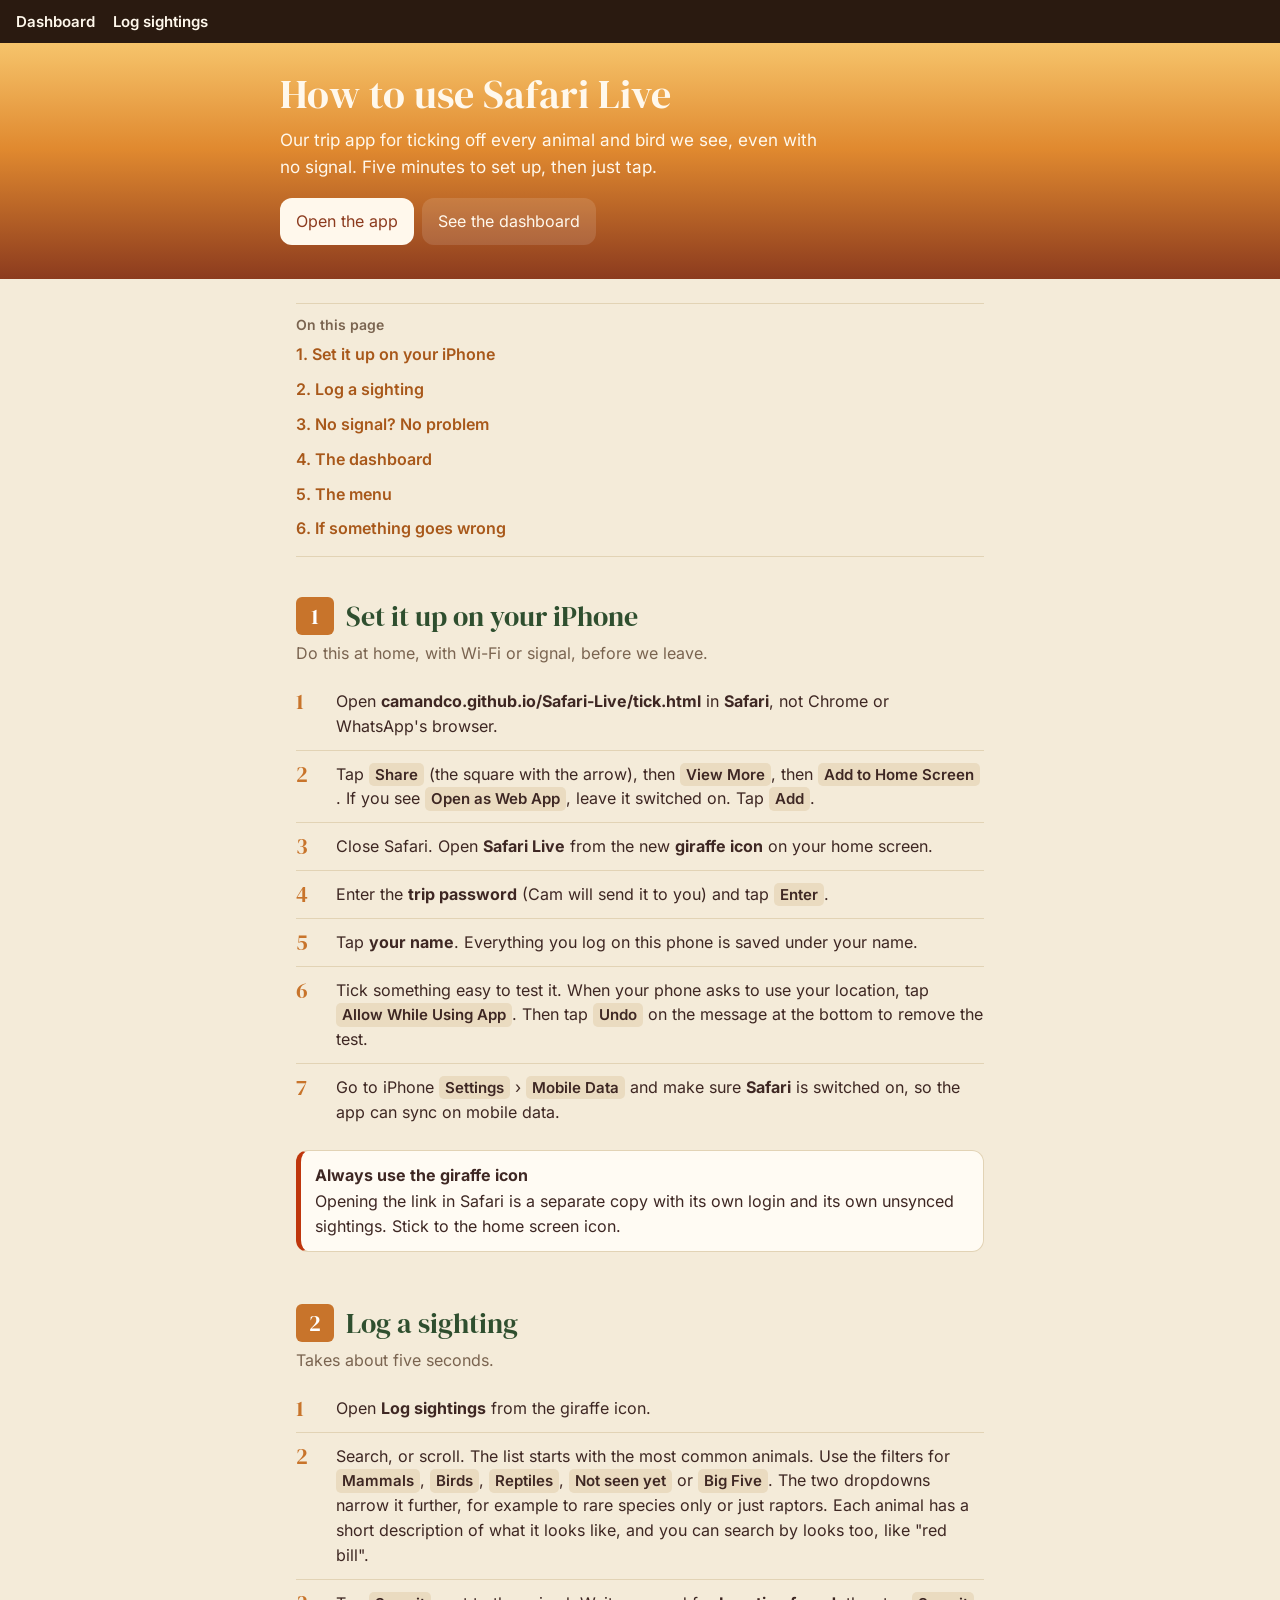
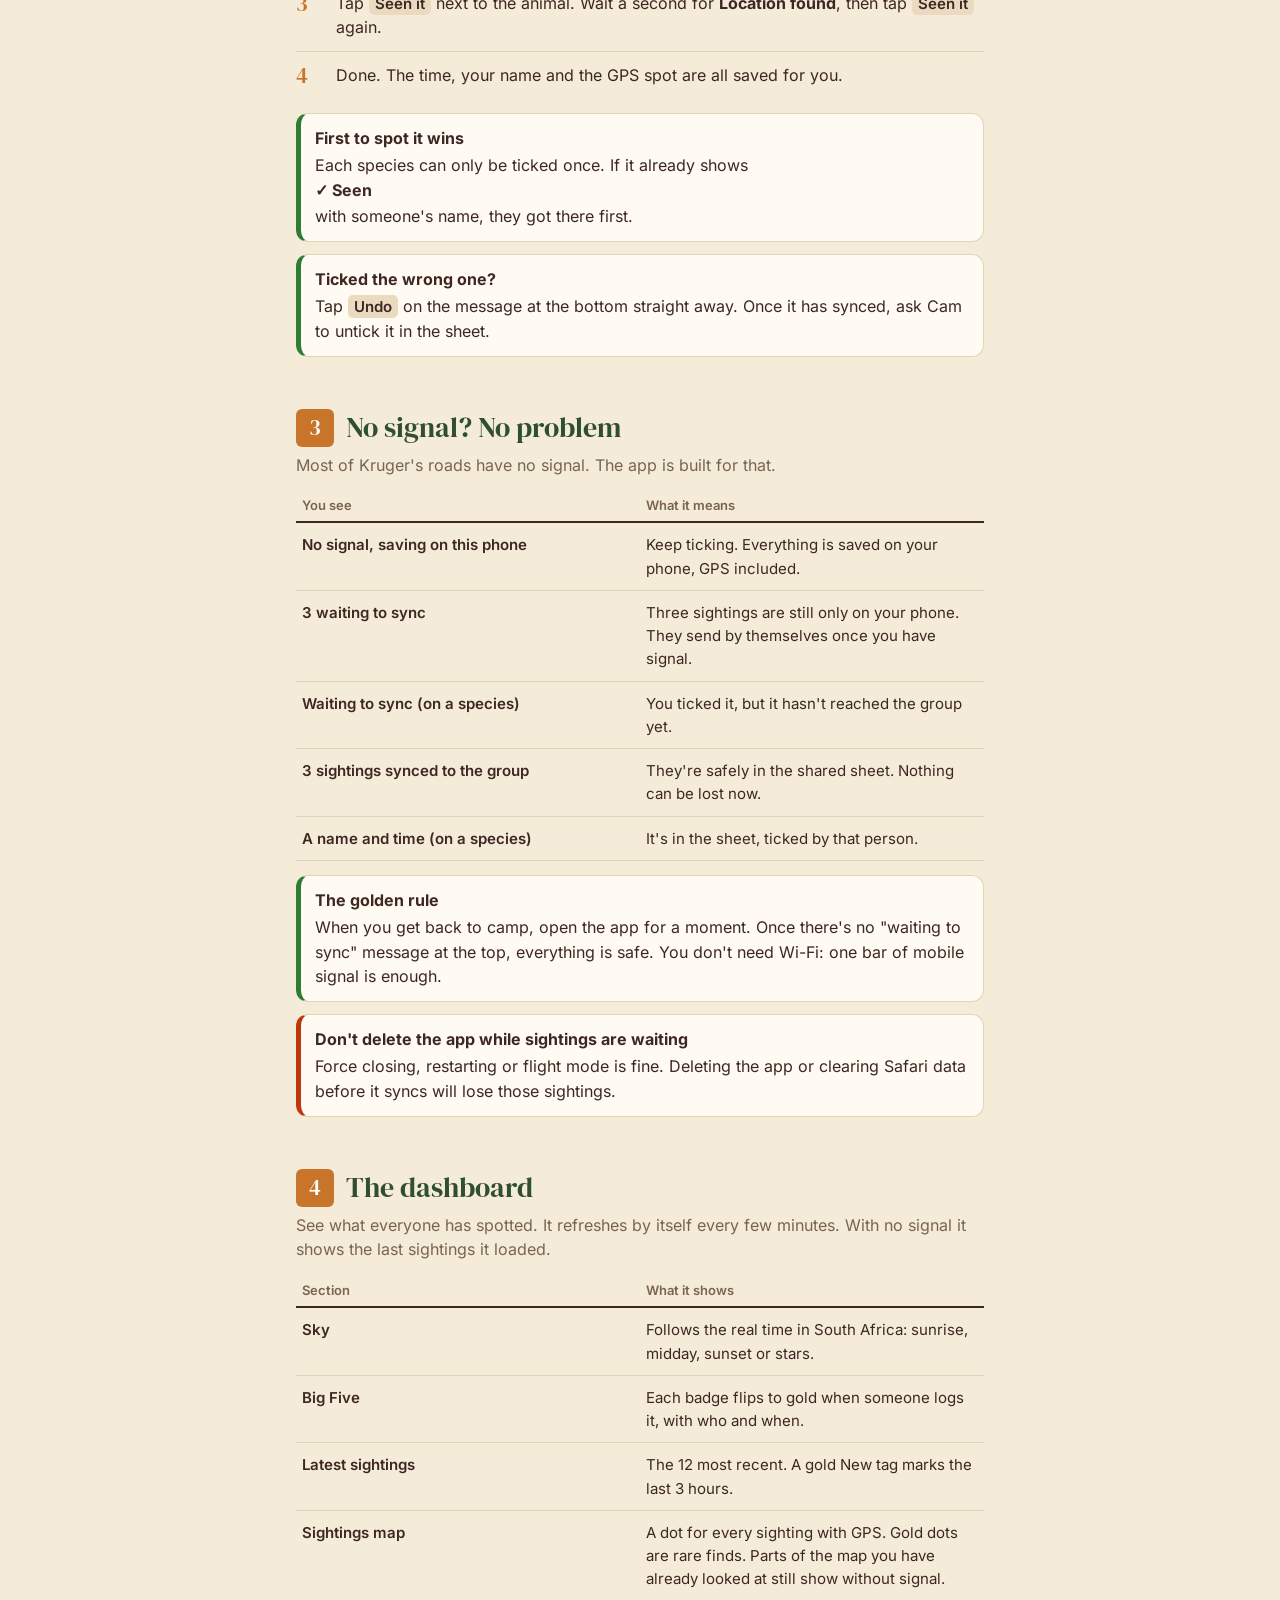
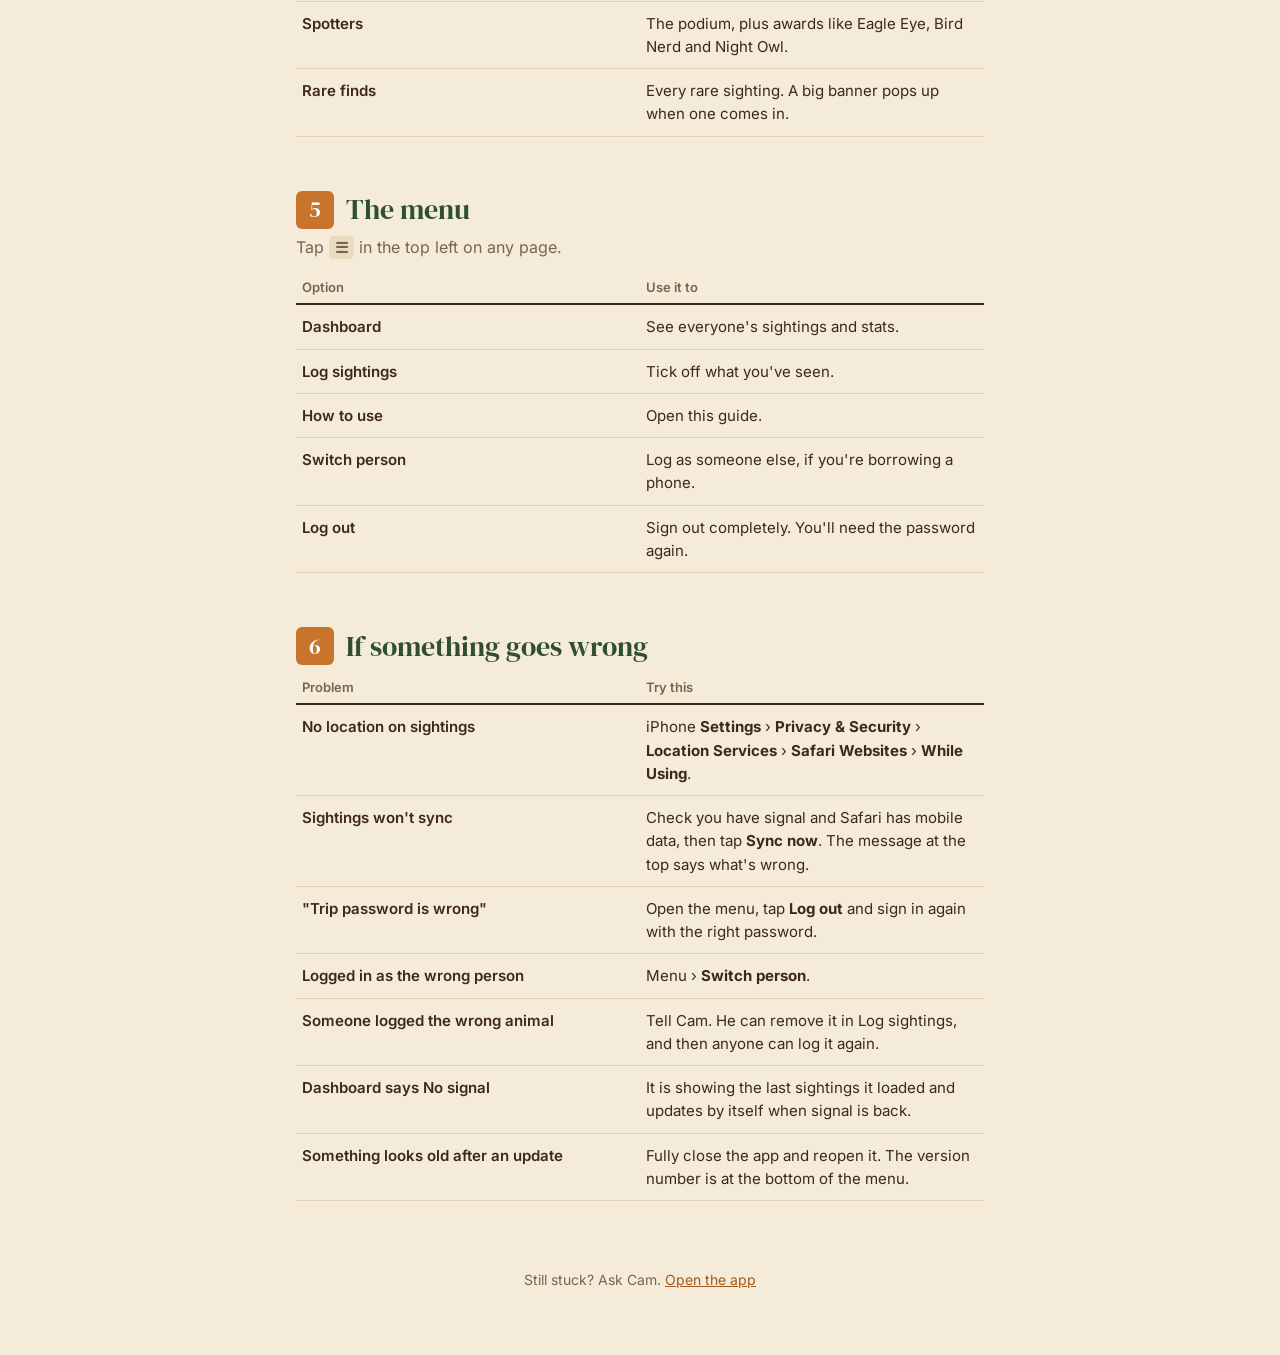
<file: help.html>
<!doctype html>
<html lang="en">
<head>
<meta charset="utf-8">
<meta name="viewport" content="width=device-width, initial-scale=1, viewport-fit=cover">
<title>How to use Safari Live</title>
<meta name="description" content="Setting up and using Safari Live on our Kruger trip">
<meta name="theme-color" content="#2A1A10">
<link rel="manifest" href="manifest.webmanifest">
<link rel="icon" href="icon-192.png">
<link rel="apple-touch-icon" href="icon-192.png">
<link rel="preload" href="fonts/dmserif.woff2" as="font" type="font/woff2" crossorigin>
<link rel="stylesheet" href="app.css">
<style>
body{line-height:1.55}
.top{background:var(--board2);padding:calc(10px + env(safe-area-inset-top)) 16px 10px;display:flex;gap:18px}
.top a{color:var(--on-board);font-weight:600;font-size:15px;text-decoration:none}
.hero{background:linear-gradient(180deg,#F6C46B 0%,#E0892F 45%,#8C3B1E 100%);color:var(--on-board);padding:30px 16px 34px}
.in{max-width:720px;margin:0 auto}
.kick{display:none}
.hero h1{font-size:40px;line-height:1.05;margin:0 0 12px}
.hero p{margin:0;color:var(--on-board);font-size:17px;max-width:34rem}
.btns{display:flex;flex-wrap:wrap;gap:8px;margin-top:18px}
.btns a{background:#FFF8EC;color:#8C3B1E;text-decoration:none;font-size:16px;padding:11px 16px;border-radius:12px}
.btns a.alt{background:rgba(255,255,255,.12);color:var(--on-board)}
main{max-width:720px;margin:0 auto;padding:24px 16px 50px;display:flex;flex-direction:column;gap:40px}
nav.toc{border-block:1px solid var(--line);padding:10px 0}
nav.toc b{display:block;font-size:14px;color:var(--muted);font-weight:600;margin-bottom:2px}
nav.toc a{display:block;font-weight:600;text-decoration:none;padding:5px 0}
main h2{font-size:28px;margin:0 0 6px;display:flex;align-items:center;gap:12px}
main h2 .n{flex:none;min-width:38px;height:38px;border-radius:6px;background:var(--sign);color:#fff;font-size:22px;display:grid;place-items:center}
.lead{color:var(--muted);margin:0 0 12px}
ol.steps{list-style:none;counter-reset:s;padding:0;margin:0 0 14px}
ol.steps li{counter-increment:s;position:relative;padding:11px 0 11px 40px;border-top:1px solid var(--line)}
ol.steps li:first-child{border-top:0}
ol.steps li::before{content:counter(s);position:absolute;left:0;top:10px;width:26px;font-family:var(--display);font-size:22px;line-height:1.2;color:var(--sign)}
.k{display:inline-block;background:var(--sunk);border-radius:5px;padding:0 6px;font-weight:600;font-size:15px;white-space:nowrap}
.tip,.warn{border-radius:12px;padding:12px 14px;margin:0 0 12px;background:var(--panel);border:1px solid var(--line);border-left:5px solid var(--r-common)}
.warn{border-left-color:var(--r-rare)}
.tip b,.warn b{display:block;margin-bottom:2px}
table{width:100%;border-collapse:collapse;margin:0 0 14px;font-size:15px;table-layout:fixed}
th{text-align:left;font-size:13px;font-weight:600;color:var(--muted);padding:6px;border-bottom:2px solid var(--ink)}
td{padding:10px 6px;border-bottom:1px solid var(--line);vertical-align:top;overflow-wrap:anywhere}
td:first-child{font-weight:600;width:38%}
.foot{text-align:center;font-size:14px;color:var(--muted)}
</style>
</head>
<body>
<div class="top"><a href="./">Dashboard</a><a href="tick.html">Log sightings</a></div>
<header class="hero">
  <div class="in">
    <p class="kick">Kruger · Sun City</p>
    <h1>How to use Safari Live</h1>
    <p>Our trip app for ticking off every animal and bird we see, even with no signal. Five minutes to set up, then just tap.</p>
    <div class="btns"><a href="tick.html">Open the app</a><a class="alt" href="./">See the dashboard</a></div>
  </div>
</header>

<main>
  <nav class="toc">
    <b>On this page</b>
    <a href="#setup">1. Set it up on your iPhone</a>
    <a href="#log">2. Log a sighting</a>
    <a href="#offline">3. No signal? No problem</a>
    <a href="#dashboard">4. The dashboard</a>
    <a href="#menu">5. The menu</a>
    <a href="#help">6. If something goes wrong</a>
  </nav>

  <section id="setup">
    <h2><span class="n">1</span>Set it up on your iPhone</h2>
    <p class="lead">Do this at home, with Wi-Fi or signal, before we leave.</p>
    <ol class="steps">
      <li>Open <b>camandco.github.io/Safari-Live/tick.html</b> in <b>Safari</b>, not Chrome or WhatsApp's browser.</li>
      <li>Tap <span class="k">Share</span> (the square with the arrow), then <span class="k">View More</span>, then <span class="k">Add to Home Screen</span>. If you see <span class="k">Open as Web App</span>, leave it switched on. Tap <span class="k">Add</span>.</li>
      <li>Close Safari. Open <b>Safari Live</b> from the new <b>giraffe icon</b> on your home screen.</li>
      <li>Enter the <b>trip password</b> (Cam will send it to you) and tap <span class="k">Enter</span>.</li>
      <li>Tap <b>your name</b>. Everything you log on this phone is saved under your name.</li>
      <li>Tick something easy to test it. When your phone asks to use your location, tap <span class="k">Allow While Using App</span>. Then tap <span class="k">Undo</span> on the message at the bottom to remove the test.</li>
      <li>Go to iPhone <span class="k">Settings</span> › <span class="k">Mobile Data</span> and make sure <b>Safari</b> is switched on, so the app can sync on mobile data.</li>
    </ol>
    <div class="warn"><b>Always use the giraffe icon</b>Opening the link in Safari is a separate copy with its own login and its own unsynced sightings. Stick to the home screen icon.</div>
  </section>

  <section id="log">
    <h2><span class="n">2</span>Log a sighting</h2>
    <p class="lead">Takes about five seconds.</p>
    <ol class="steps">
      <li>Open <b>Log sightings</b> from the giraffe icon.</li>
      <li>Search, or scroll. The list starts with the most common animals. Use the filters for <span class="k">Mammals</span>, <span class="k">Birds</span>, <span class="k">Reptiles</span>, <span class="k">Not seen yet</span> or <span class="k">Big Five</span>. The two dropdowns narrow it further, for example to rare species only or just raptors. Each animal has a short description of what it looks like, and you can search by looks too, like "red bill".</li>
      <li>Tap <span class="k">Seen it</span> next to the animal. Wait a second for <b>Location found</b>, then tap <span class="k">Seen it</span> again.</li>
      <li>Done. The time, your name and the GPS spot are all saved for you.</li>
    </ol>
    <div class="tip"><b>First to spot it wins</b>Each species can only be ticked once. If it already shows <b>✓ Seen</b> with someone's name, they got there first.</div>
    <div class="tip"><b>Ticked the wrong one?</b>Tap <span class="k">Undo</span> on the message at the bottom straight away. Once it has synced, ask Cam to untick it in the sheet.</div>
  </section>

  <section id="offline">
    <h2><span class="n">3</span>No signal? No problem</h2>
    <p class="lead">Most of Kruger's roads have no signal. The app is built for that.</p>
    <table>
      <thead><tr><th>You see</th><th>What it means</th></tr></thead>
      <tbody>
        <tr><td>No signal, saving on this phone</td><td>Keep ticking. Everything is saved on your phone, GPS included.</td></tr>
        <tr><td>3 waiting to sync</td><td>Three sightings are still only on your phone. They send by themselves once you have signal.</td></tr>
        <tr><td>Waiting to sync (on a species)</td><td>You ticked it, but it hasn't reached the group yet.</td></tr>
        <tr><td>3 sightings synced to the group</td><td>They're safely in the shared sheet. Nothing can be lost now.</td></tr>
        <tr><td>A name and time (on a species)</td><td>It's in the sheet, ticked by that person.</td></tr>
      </tbody>
    </table>
    <div class="tip"><b>The golden rule</b>When you get back to camp, open the app for a moment. Once there's no "waiting to sync" message at the top, everything is safe. You don't need Wi-Fi: one bar of mobile signal is enough.</div>
    <div class="warn"><b>Don't delete the app while sightings are waiting</b>Force closing, restarting or flight mode is fine. Deleting the app or clearing Safari data before it syncs will lose those sightings.</div>
  </section>

  <section id="dashboard">
    <h2><span class="n">4</span>The dashboard</h2>
    <p class="lead">See what everyone has spotted. It refreshes by itself every few minutes. With no signal it shows the last sightings it loaded.</p>
    <table>
      <thead><tr><th>Section</th><th>What it shows</th></tr></thead>
      <tbody>
        <tr><td>Sky</td><td>Follows the real time in South Africa: sunrise, midday, sunset or stars.</td></tr>
        <tr><td>Big Five</td><td>Each badge flips to gold when someone logs it, with who and when.</td></tr>
        <tr><td>Latest sightings</td><td>The 12 most recent. A gold New tag marks the last 3 hours.</td></tr>
        <tr><td>Sightings map</td><td>A dot for every sighting with GPS. Gold dots are rare finds. Parts of the map you have already looked at still show without signal.</td></tr>
        <tr><td>Spotters</td><td>The podium, plus awards like Eagle Eye, Bird Nerd and Night Owl.</td></tr>
        <tr><td>Rare finds</td><td>Every rare sighting. A big banner pops up when one comes in.</td></tr>
      </tbody>
    </table>
  </section>

  <section id="menu">
    <h2><span class="n">5</span>The menu</h2>
    <p class="lead">Tap <span class="k">☰</span> in the top left on any page.</p>
    <table>
      <thead><tr><th>Option</th><th>Use it to</th></tr></thead>
      <tbody>
        <tr><td>Dashboard</td><td>See everyone's sightings and stats.</td></tr>
        <tr><td>Log sightings</td><td>Tick off what you've seen.</td></tr>
        <tr><td>How to use</td><td>Open this guide.</td></tr>
        <tr><td>Switch person</td><td>Log as someone else, if you're borrowing a phone.</td></tr>
        <tr><td>Log out</td><td>Sign out completely. You'll need the password again.</td></tr>
      </tbody>
    </table>
  </section>

  <section id="help">
    <h2><span class="n">6</span>If something goes wrong</h2>
    <table>
      <thead><tr><th>Problem</th><th>Try this</th></tr></thead>
      <tbody>
        <tr><td>No location on sightings</td><td>iPhone <b>Settings</b> › <b>Privacy &amp; Security</b> › <b>Location Services</b> › <b>Safari Websites</b> › <b>While Using</b>.</td></tr>
        <tr><td>Sightings won't sync</td><td>Check you have signal and Safari has mobile data, then tap <b>Sync now</b>. The message at the top says what's wrong.</td></tr>
        <tr><td>"Trip password is wrong"</td><td>Open the menu, tap <b>Log out</b> and sign in again with the right password.</td></tr>
        <tr><td>Logged in as the wrong person</td><td>Menu › <b>Switch person</b>.</td></tr>
        <tr><td>Someone logged the wrong animal</td><td>Tell Cam. He can remove it in Log sightings, and then anyone can log it again.</td></tr>
      <tr><td>Dashboard says No signal</td><td>It is showing the last sightings it loaded and updates by itself when signal is back.</td></tr>
        <tr><td>Something looks old after an update</td><td>Fully close the app and reopen it. The version number is at the bottom of the menu.</td></tr>
      </tbody>
    </table>
  </section>

  <p class="foot">Still stuck? Ask Cam. <a href="tick.html">Open the app</a></p>
</main>
</body>
</html>
</file>
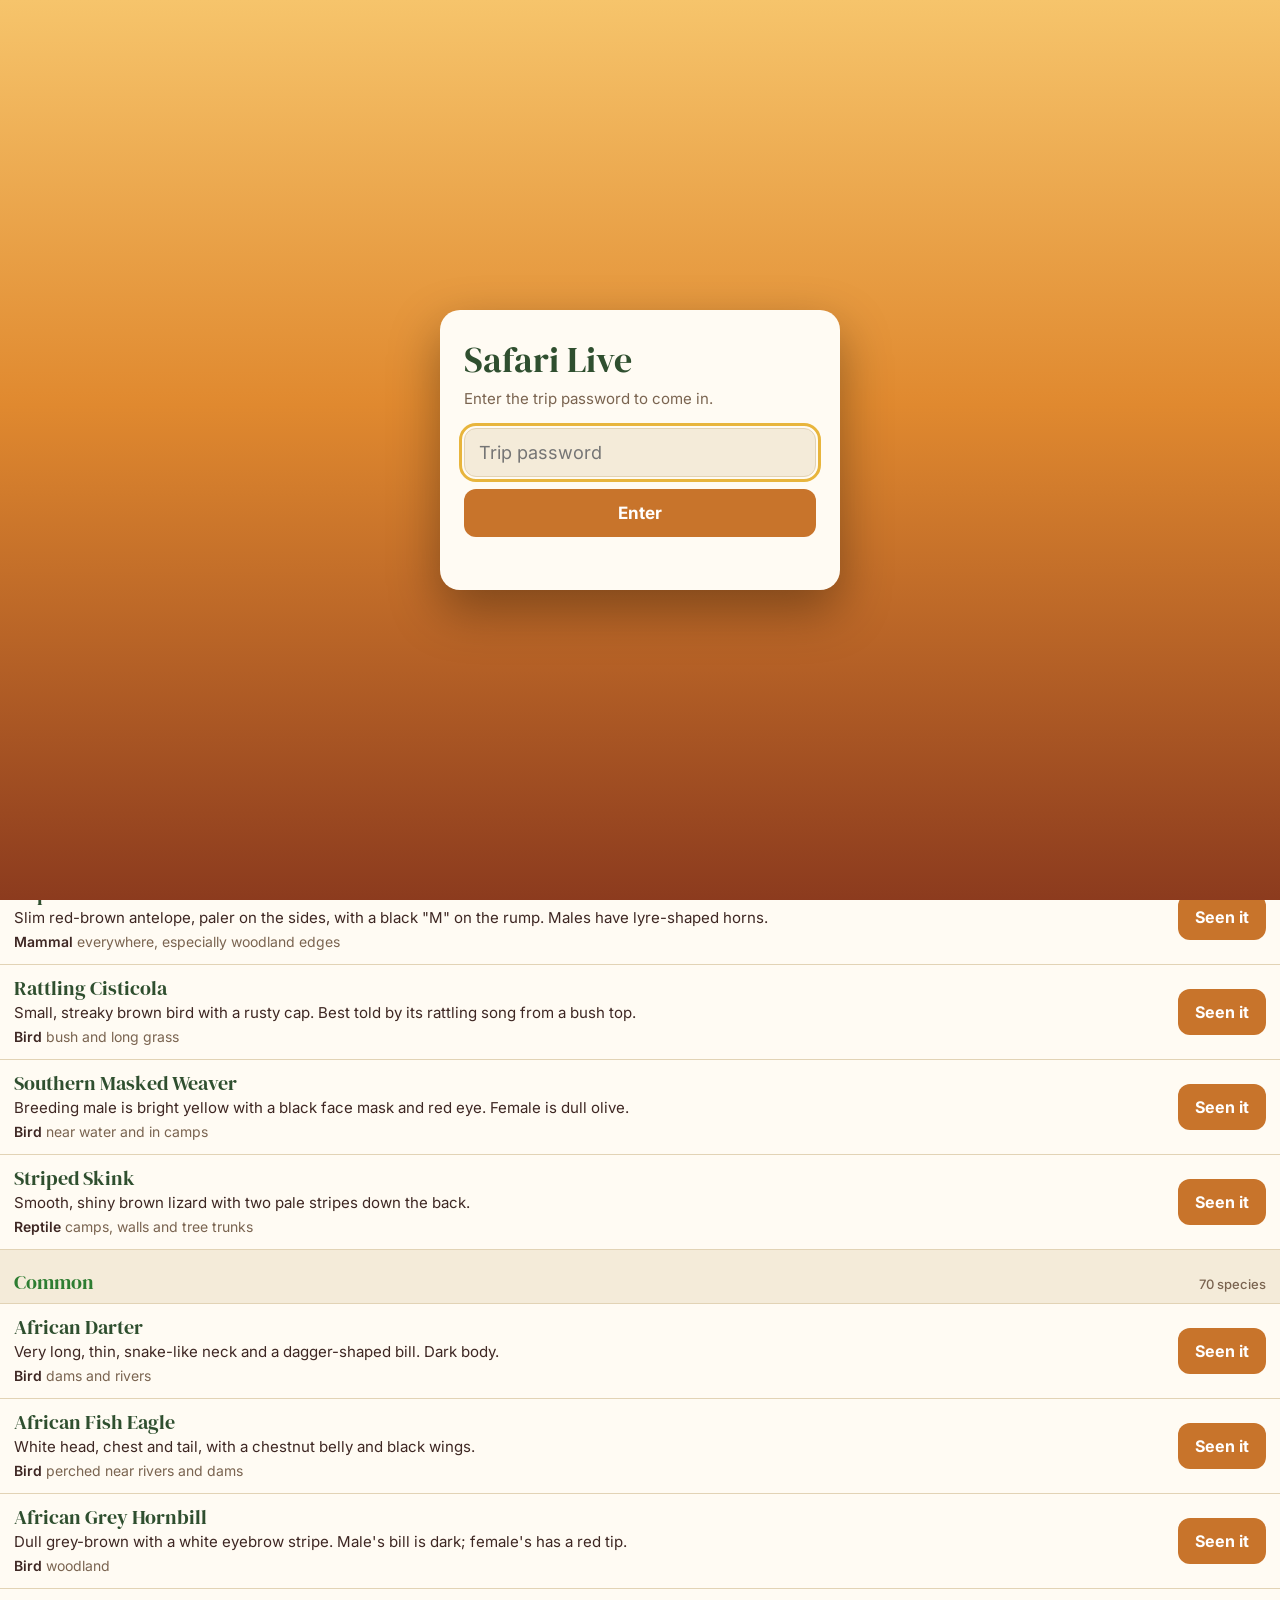
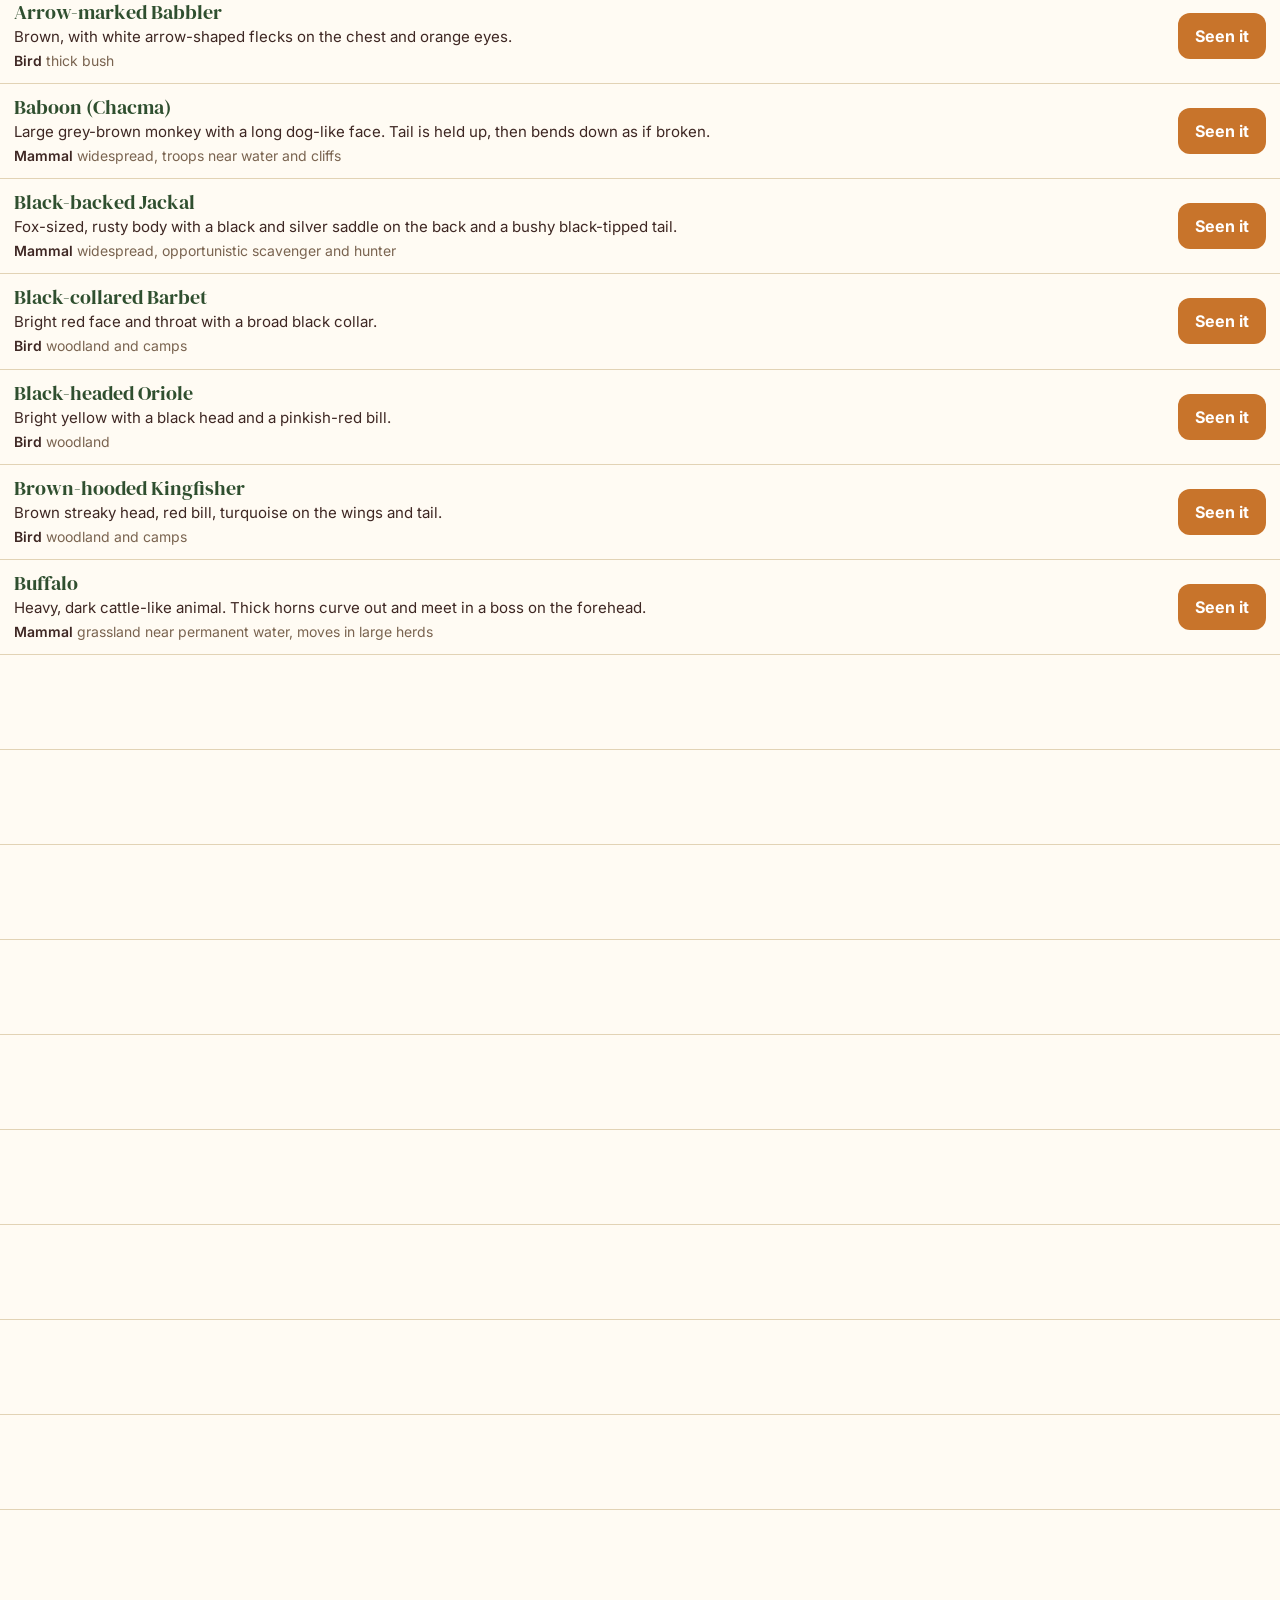
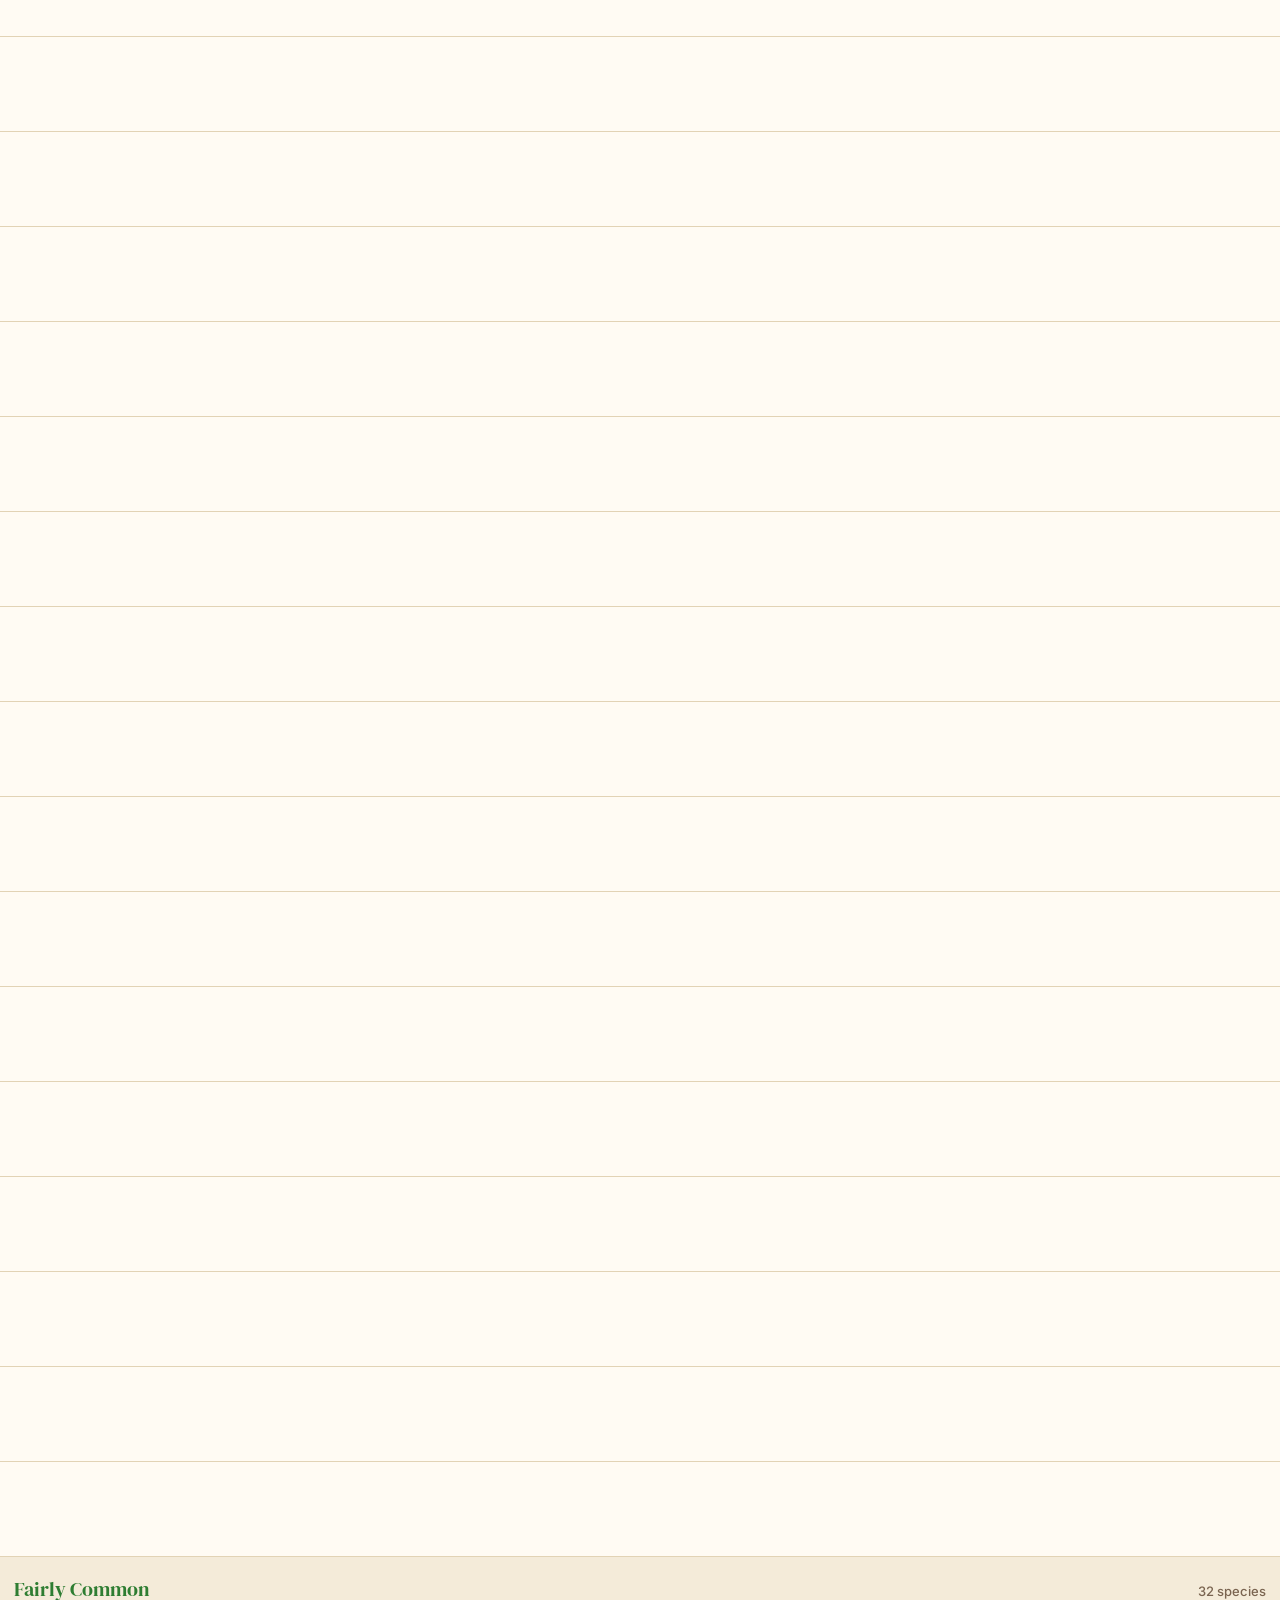
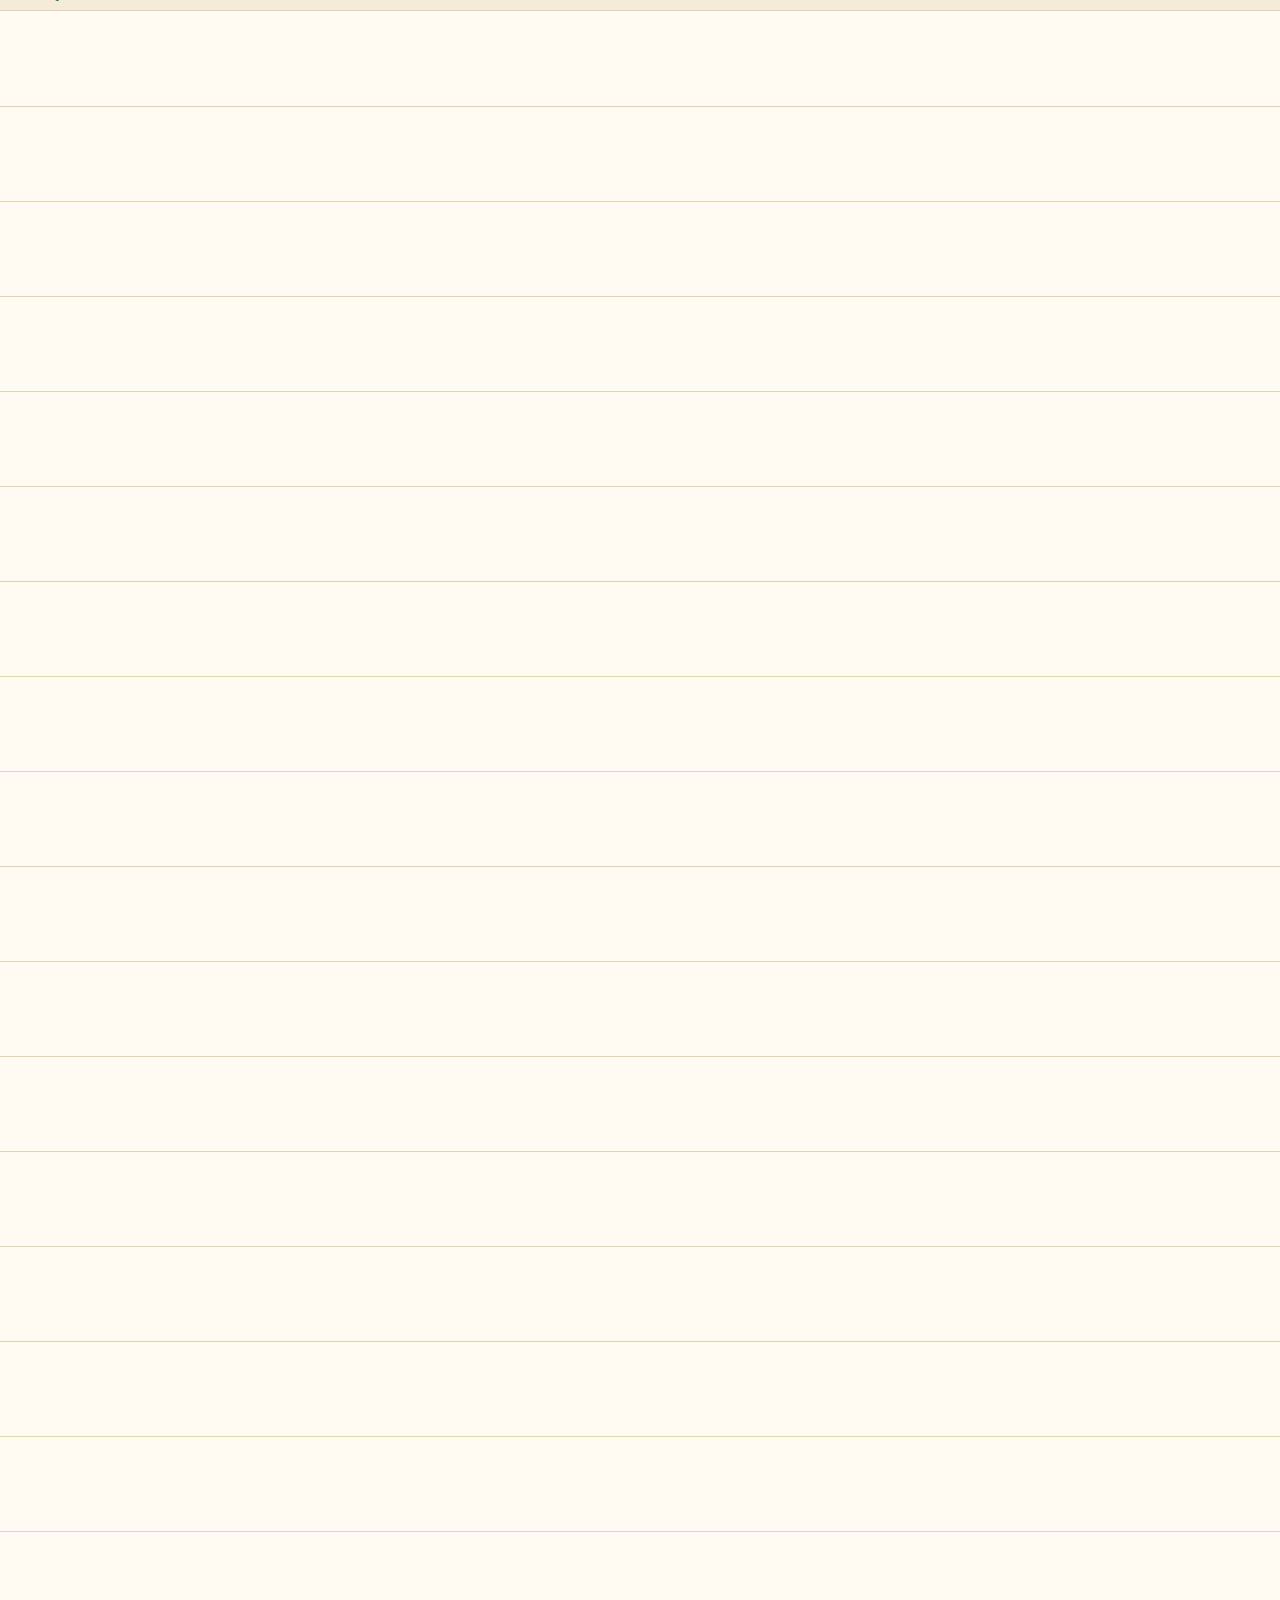
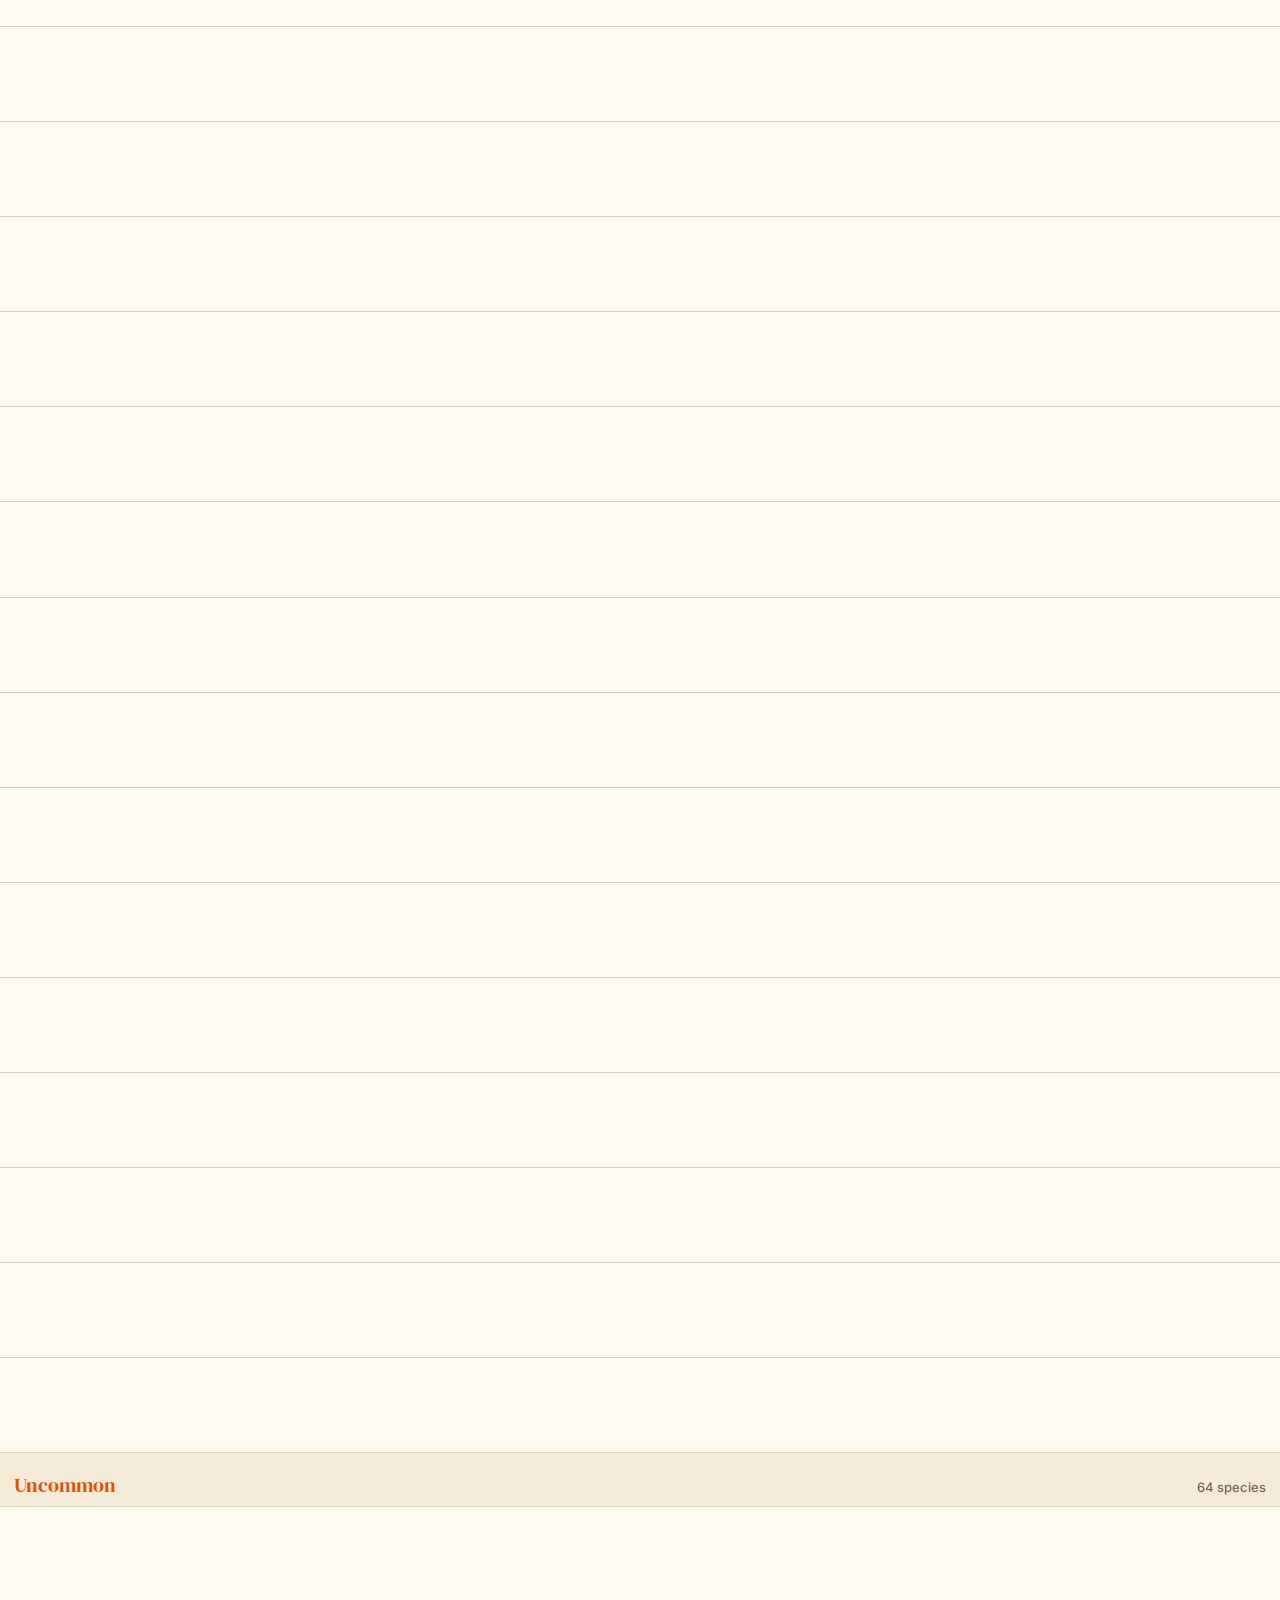
<file: tick.html>
<!doctype html>
<html lang="en">
<head>
<meta charset="utf-8">
<meta name="viewport" content="width=device-width, initial-scale=1, viewport-fit=cover">
<title>Safari Tick</title>
<meta name="theme-color" content="#2A1A10">
<link rel="manifest" href="manifest.webmanifest">
<link rel="icon" href="icon-192.png">
<link rel="apple-touch-icon" href="icon-192.png">
<meta name="apple-mobile-web-app-capable" content="yes">
<meta name="apple-mobile-web-app-title" content="Safari Tick">
<meta name="apple-mobile-web-app-status-bar-style" content="black-translucent">
<link rel="preload" href="fonts/dmserif.woff2" as="font" type="font/woff2" crossorigin>
<link rel="stylesheet" href="app.css">
<style>
body{padding-bottom:calc(96px + env(safe-area-inset-bottom))}
#hdr{background:var(--sunset);color:var(--on-board);padding:12px 14px 12px}
.tally{display:flex;align-items:baseline;gap:8px}
.tally b{font-family:var(--display);font-size:40px;line-height:.9;color:#fff;font-variant-numeric:tabular-nums}
.tally span{font-size:15px;color:var(--on-board-muted)}
.me{margin-left:auto;align-self:center;font-size:14px;font-weight:600;background:rgba(255,255,255,.1);border:0;color:var(--on-board);border-radius:12px;padding:8px 12px}
.meter{height:6px;border-radius:3px;background:rgba(255,255,255,.14);margin-top:10px;overflow:hidden}
.meter i{display:block;height:100%;width:0;background:var(--hi);border-radius:3px;transition:width .5s ease}
.status{display:flex;align-items:center;gap:8px;margin-top:10px;font-size:14px;min-height:32px}
.dot{width:10px;height:10px;border-radius:50%;background:#7FD99A;flex:none}.dot.off{background:#FFD08A}
.sync{margin-left:auto;border:0;border-radius:12px;padding:7px 14px;background:var(--on-board);color:#3E2723;font-size:14px}
.tools{padding:10px 14px 6px;display:flex;flex-direction:column;gap:8px;position:sticky;top:var(--navh,0px);z-index:9;background:var(--bg);border-bottom:1px solid var(--line)}
.search{width:100%;font-size:17px;padding:12px 14px;border-radius:12px;border:1.5px solid var(--line);background:var(--panel);color:var(--ink)}
.search:focus{border-color:var(--sign);outline:0}
.chips{display:flex;gap:6px;overflow-x:auto;padding-bottom:4px;scrollbar-width:none}
.chips::-webkit-scrollbar{display:none}
.chips button{flex:none;border:1.5px solid var(--line);background:var(--panel);color:var(--ink);border-radius:12px;padding:7px 13px;font-size:15px;font-weight:500}
.chips button.on{background:var(--bush);border-color:var(--bush);color:var(--bg);font-weight:700}
.sel{display:grid;grid-template-columns:1fr 1fr;gap:6px;padding-bottom:4px}
.sel select{width:100%;min-width:0;font-size:15px;font-weight:500;padding:9px 10px;border-radius:12px;border:1.5px solid var(--line);background:var(--panel);color:var(--ink)}
.sel select.set{border-color:var(--bush);font-weight:700}
.grp{display:flex;justify-content:space-between;align-items:baseline;padding:18px 14px 6px;font-family:var(--display);font-size:20px}
.grp span{font-family:var(--body);font-weight:500;font-size:13px;color:var(--muted)}
.rows{background:var(--panel);border-block:1px solid var(--line)}
.sp{display:grid;grid-template-columns:1fr auto;gap:12px;align-items:center;padding:12px 14px;border-top:1px solid var(--line);content-visibility:auto;contain-intrinsic-size:auto 110px}
.sp:first-child{border-top:0}
.sp h3{font-size:20px;color:var(--bush)}
.sp .look{font-size:15px;margin-top:3px}
.sp .meta{font-size:14px;color:var(--muted);margin-top:3px}
.sp .meta b{font-weight:600;color:var(--ink)}
.sp .seen{font-size:14px;color:var(--ok);font-weight:600;margin-top:4px}
.sp .wait{color:var(--warn)}
.sp.is-seen h3{color:var(--muted)}
.rm{display:block;margin-top:8px;border:0;background:none;padding:4px 0;font-size:14px;font-weight:600;color:var(--bad);text-decoration:underline}
.rm.armed{background:var(--bad);color:#fff;text-decoration:none;border-radius:8px;padding:6px 12px}
.sp .btn.done{opacity:1;min-width:88px;background:transparent;color:var(--ok);box-shadow:inset 0 0 0 1.5px var(--line)}
.empty{text-align:center;padding:40px 16px}
.queue{padding:6px 14px}
.queue h4{margin:18px 0 4px;font-family:var(--display);font-size:20px}
.qi{font-size:14px;padding:9px 0;border-bottom:1px solid var(--line);display:flex;justify-content:space-between;gap:10px}
.qi span:last-child{color:var(--muted);text-align:right}
.foot{font-size:13px;color:var(--muted);text-align:center;padding:20px 16px}
.toast{position:fixed;left:50%;bottom:calc(18px + env(safe-area-inset-bottom));transform:translate(-50%,calc(100% + 60px));opacity:0;visibility:hidden;transition:transform .3s,opacity .3s,visibility 0s .3s;z-index:30;background:var(--board2);color:var(--on-board);border-radius:10px;padding:12px 12px 12px 16px;display:flex;gap:12px;align-items:center;width:min(94vw,460px);box-shadow:0 10px 30px rgba(0,0,0,.35);font-size:15px;border-left:5px solid var(--gold)}
.toast.show{transform:translate(-50%,0);opacity:1;visibility:visible;transition:transform .3s,opacity .3s,visibility 0s}
.toast button{margin-left:auto;border:0;background:var(--on-board);color:#3E2723;font-weight:700;border-radius:12px;padding:8px 13px;font-size:14px}
.sheet{position:fixed;inset:0;z-index:40;background:rgba(30,20,10,.55);display:flex;align-items:flex-end;justify-content:center}
.card{background:var(--panel);width:min(100%,520px);border-radius:16px 16px 0 0;padding:22px 18px calc(22px + env(safe-area-inset-bottom));max-height:92vh;overflow:auto;border-top:5px solid var(--sign);animation:up .22s cubic-bezier(.2,.8,.2,1)}
@keyframes up{from{transform:translateY(40px);opacity:0}}
.card h2{font-size:32px}
.card p{margin:6px 0 14px;color:var(--muted);font-size:15px}
.card .gps{color:var(--ink);font-weight:600;background:var(--sunk);border-radius:12px;padding:10px 12px;margin:0 0 14px}
.card .btn{padding:16px;font-size:18px}
.card .btn+.btn{margin-top:10px}
</style>
</head>
<body data-page="tick">
<header id="hdr">
  <div class="tally"><b id="seenN">0</b><span id="seenOf"></span><button class="me" id="me">…</button></div>
  <div class="meter"><i id="meter"></i></div>
  <div class="status"><span class="dot" id="dot"></span><span id="net">Checking…</span><button class="sync" id="syncBtn">Sync now</button></div>
</header>

<div class="tools" id="tools">
  <input class="search" id="q" type="search" placeholder="Search by name or looks, like red bill" autocomplete="off" aria-label="Search animals and birds">
  <div class="chips" id="chips">
    <button data-f="all" class="on">All</button><button data-f="todo">Not seen yet</button><button data-f="Mammals">Mammals</button><button data-f="Birds">Birds</button><button data-f="Reptiles">Reptiles</button><button data-f="big5">Big Five</button>
  </div>
  <div class="sel">
    <select id="fRar" aria-label="Filter by rarity"><option value="">Any rarity</option><option>Very Common</option><option>Common</option><option>Fairly Common</option><option>Uncommon</option><option>Rare</option><option>Very Rare</option><option value="rare+">All rare finds</option></select>
    <select id="fCat" aria-label="Filter by group"><option value="">Any group</option></select>
  </div>
</div>

<div class="list" id="list"></div>

<div class="queue" id="queue"></div>
<p class="foot">Sightings are saved on this phone first, then sent to the group when there is signal. <span id="ver"></span></p>

<div class="toast" id="toast" role="status"><span id="toastT"></span><button id="undo">Undo</button></div>

<div class="sheet" id="confirm" hidden>
  <div class="card">
    <h2 id="cName"></h2>
    <p id="cSub"></p>
    <p class="gps" id="cGps">Getting your location…</p>
    <button class="btn wide" id="cYes">Seen it</button>
    <button class="btn wide alt" id="cNo">Cancel</button>
  </div>
</div>

<script src="common.js"></script>
<script>
const SCRIPT_URL = 'https://script.google.com/macros/s/AKfycbyWgNjN_t--VBPj0moDzwaGERDQaIyGzqJ3woSQqsmsXhECuWiEM0bZFQZcN4aepd3l/exec';
const LOG_CSV = 'https://docs.google.com/spreadsheets/d/e/2PACX-1vTotl03LZgv5wXlVOdvTyVfAuV8-SBGbSiKh4qgMMcCRGJbKgHIKiyuXwOh6kTGwUXQ2FarxInyJath/pub?gid=900010&single=true&output=csv';
const NAMES = ['Cam', 'Melissa', 'Keegan', 'Mark', 'Tracy'];
const SPECIES = [["Kruger Mammals", "Lion", "Common", "Big Five", "Open grassland and savanna, prides rest near water in the heat", "Big tawny cat. Males have a shaggy mane; both have a black tuft on the tail tip."], ["Kruger Mammals", "Elephant", "Common", "Big Five", "Widespread near water and mopane woodland", "Huge and grey, with big flapping ears, a long trunk and white tusks."], ["Kruger Mammals", "Buffalo", "Common", "Big Five", "Grassland near permanent water, moves in large herds", "Heavy, dark cattle-like animal. Thick horns curve out and meet in a boss on the forehead."], ["Kruger Mammals", "Black-backed Jackal", "Common", "Other Predators", "Widespread, opportunistic scavenger and hunter", "Fox-sized, rusty body with a black and silver saddle on the back and a bushy black-tipped tail."], ["Kruger Mammals", "Kudu", "Common", "Antelope & Grazers", "Thick bush and woodland", "Tall grey-brown antelope with thin white stripes down the sides. Males have long spiral horns."], ["Kruger Mammals", "Waterbuck", "Common", "Antelope & Grazers", "Close to water, rarely far from rivers", "Shaggy grey-brown antelope with a white ring on the rump, like a toilet seat."], ["Kruger Mammals", "Wildebeest (Blue)", "Common", "Antelope & Grazers", "Open grassland, often alongside zebra", "Dark grey with a black face, mane and beard, high shoulders and cow-like horns."], ["Kruger Mammals", "Zebra (Burchell's)", "Common", "Antelope & Grazers", "Open grassland", "Black and white striped horse, with faint brown shadow stripes between the black ones."], ["Kruger Mammals", "Warthog", "Common", "Antelope & Grazers", "Open grassland, shelters in old burrows", "Grey pig with warts and curved tusks on the face. Runs with its thin tail straight up."], ["Kruger Mammals", "Giraffe", "Common", "Giants & Others", "Open woodland", "Unmistakable: very long neck and legs, brown patches on a cream coat."], ["Kruger Mammals", "Hippopotamus", "Common", "Giants & Others", "Rivers and dams", "Huge grey-pink barrel body, short legs and a wide mouth. Usually just eyes, ears and nostrils above water."], ["Kruger Mammals", "Baboon (Chacma)", "Common", "Giants & Others", "Widespread, troops near water and cliffs", "Large grey-brown monkey with a long dog-like face. Tail is held up, then bends down as if broken."], ["Kruger Mammals", "Vervet Monkey", "Common", "Giants & Others", "Woodland near camps and rivers", "Small grey monkey with a black face framed in white fur. Males have bright blue parts."], ["Kruger Mammals", "Mongoose (various)", "Common", "Giants & Others", "Widespread, banded mongoose live in troops", "Small, long and low. Banded has stripes across the back; dwarf is tiny and dark brown; slender has a black tail tip."], ["Kruger Mammals", "Tree Squirrel", "Common", "Giants & Others", "Woodland", "Small grey-brown squirrel with a bushy tail that it flicks when alarmed."], ["Kruger Mammals", "Rhino (White)", "Fairly Common", "Big Five", "Open grassland, grazes with head down", "Huge grey rhino with a wide, square mouth, a long head held low and a hump on the neck."], ["Kruger Mammals", "Spotted Hyena", "Fairly Common", "Other Predators", "Widespread, dens often near water", "Dog-like with a sloping back, big rounded ears and dark spots on a sandy coat."], ["Kruger Mammals", "Nyala", "Fairly Common", "Antelope & Grazers", "Dense riverine thicket, southern Kruger", "Male is dark shaggy grey with yellow legs and white stripes. Female is bright chestnut with white stripes, no horns."], ["Kruger Mammals", "Steenbok", "Fairly Common", "Antelope & Grazers", "Open grassland, usually solitary", "Small, slim, brick-red antelope with huge ears. Males have short straight horns."], ["Kruger Mammals", "Rhino (Black)", "Rare", "Big Five", "Denser bush, browses on twigs and leaves", "Smaller than white rhino, with a pointed, hooked upper lip and head held high. No neck hump."], ["Kruger Mammals", "Brown Hyena", "Rare", "Other Predators", "Drier, remote areas, mostly nocturnal", "Shaggy dark brown coat, pointed ears, pale mane on the neck and striped legs."], ["Kruger Mammals", "African Wild Dog", "Rare", "Other Predators", "Wide-ranging, uses dens for pups in denning season", "Lean dog with blotches of black, tan and white, big round ears and a white tail tip."], ["Kruger Mammals", "Caracal", "Rare", "Other Predators", "Rocky, dry areas with dense cover", "Plain reddish-tan cat with long black tufts on pointed ears and a short tail."], ["Kruger Mammals", "Serval", "Rare", "Other Predators", "Tall grassland near water", "Slender, long-legged spotted cat with very large ears and a short ringed tail."], ["Kruger Mammals", "African Wildcat", "Rare", "Other Predators", "Widespread, mostly nocturnal", "Like a pale grey tabby house cat, but with longer legs and reddish backs to the ears."], ["Kruger Mammals", "Civet", "Rare", "Other Predators", "Dense bush, nocturnal", "Stocky and low, grey with black spots and bands, a black eye-mask and a ringed tail."], ["Kruger Mammals", "Sable Antelope", "Rare", "Antelope & Grazers", "Broad-leaved woodland, central/northern Kruger", "Glossy black (females dark brown) with a white belly and face stripes. Long horns sweep back in a curve."], ["Kruger Mammals", "Roan Antelope", "Rare", "Antelope & Grazers", "Open woodland, northern Kruger", "Big, grey-tan and horse-like, with a black and white face mask and long tufted ears."], ["Kruger Mammals", "Samango Monkey", "Rare", "Giants & Others", "Forest riverine areas, far north only", "Dark grey monkey with black legs and shoulders and a pale throat. Darker and bigger than a vervet."], ["Kruger Mammals", "Bushpig", "Rare", "Giants & Others", "Dense bush, nocturnal", "Hairy reddish-brown pig with a pale mane along the back and a whitish face."], ["Kruger Mammals", "Leopard", "Uncommon", "Big Five", "Riverine woodland and rocky outcrops, often draped over branches", "Powerful cat covered in black rosettes (rings), with a long tail tipped white underneath."], ["Kruger Mammals", "Cheetah", "Uncommon", "Other Predators", "Open plains, needs visibility to hunt by sight", "Slim, long-legged cat with solid black spots and black \"tear lines\" from eyes to mouth."], ["Kruger Mammals", "Side-striped Jackal", "Uncommon", "Other Predators", "Denser woodland, more nocturnal than black-backed jackal", "Greyer than black-backed jackal, with a faint pale stripe along the side and a white tail tip."], ["Kruger Mammals", "Honey Badger", "Uncommon", "Other Predators", "Varied habitats, digs its own burrows", "Low and stocky, black below with a broad silver-grey cape from head to tail."], ["Kruger Mammals", "Genet", "Uncommon", "Other Predators", "Woodland, sometimes seen around camps at night", "Small, slim and cat-like, covered in dark spots, with a very long ringed tail."], ["Kruger Mammals", "Bushbuck", "Uncommon", "Antelope & Grazers", "Thick riverine bush, usually alone", "Small chestnut to dark brown antelope with white spots on the flanks and a white throat patch."], ["Kruger Mammals", "Duiker (Common)", "Uncommon", "Antelope & Grazers", "Thick bush, shy and solitary", "Small grey-brown antelope with a black stripe down the nose and a tuft between the horns."], ["Kruger Mammals", "Klipspringer", "Uncommon", "Antelope & Grazers", "Rocky koppies and outcrops", "Small, stocky antelope with a coarse speckled olive coat, standing on tiptoe on rocks."], ["Kruger Mammals", "Tsessebe", "Uncommon", "Antelope & Grazers", "Open grassland", "Dark reddish-brown with a purple sheen, a black face, sloping back and short curved horns."], ["Kruger Mammals", "Eland", "Uncommon", "Antelope & Grazers", "Open plains and woodland", "Huge, ox-like, fawn antelope with a dewlap under the throat and straight twisted horns."], ["Kruger Mammals", "Reedbuck", "Uncommon", "Antelope & Grazers", "Tall grass near water and vleis", "Medium, sandy antelope with a bushy tail that is white below. Males have forward-curving horns."], ["Kruger Mammals", "Porcupine", "Uncommon", "Giants & Others", "Burrows, widespread, nocturnal", "Large rodent covered in long black and white quills that rattle as it walks."], ["Kruger Mammals", "Bat-eared Fox", "Uncommon", "Giants & Others", "Open grassland", "Small silver-grey fox with enormous ears, black legs and a black mask."], ["Kruger Mammals", "Impala", "Very Common", "Antelope & Grazers", "Everywhere, especially woodland edges", "Slim red-brown antelope, paler on the sides, with a black \"M\" on the rump. Males have lyre-shaped horns."], ["Kruger Mammals", "Aardvark", "Very Rare", "Giants & Others", "Termite-rich areas, nocturnal", "Pig-sized and pale, with a long snout, long rabbit-like ears and a thick tail."], ["Kruger Mammals", "Aardwolf", "Very Rare", "Giants & Others", "Open grassland, nocturnal", "Like a small, slender striped hyena, with vertical black stripes and a mane along the back."], ["Kruger Mammals", "Pangolin", "Very Rare", "Giants & Others", "Varied habitat, extremely secretive", "Covered head to tail in large overlapping brown scales. Walks on its hind legs."], ["Kruger Birds", "Southern Ground Hornbill", "Uncommon", "Iconic / Big Birds", "Open savanna, moves in family groups", "Turkey-sized black bird with a bright red face and throat pouch. Walks on the ground."], ["Kruger Birds", "Kori Bustard", "Uncommon", "Iconic / Big Birds", "Open grassland", "Very large, upright ground bird, grey neck, brown back and a crest at the back of the head."], ["Kruger Birds", "Saddle-billed Stork", "Uncommon", "Iconic / Big Birds", "Near rivers and wetlands", "Very tall black and white stork with a red and black bill and a yellow \"saddle\" on top."], ["Kruger Birds", "Marabou Stork", "Common", "Iconic / Big Birds", "Near water and carrion sites", "Huge and hunched, with a bald pinkish head, massive bill and hanging throat pouch."], ["Kruger Birds", "African Fish Eagle", "Common", "Iconic / Big Birds", "Perched near rivers and dams", "White head, chest and tail, with a chestnut belly and black wings."], ["Kruger Birds", "Martial Eagle", "Rare", "Iconic / Big Birds", "Open woodland, wide hunting territories", "Very large eagle, dark brown head and chest, white belly with small dark spots."], ["Kruger Birds", "Bateleur", "Fairly Common", "Iconic / Big Birds", "Soaring over open country", "Black eagle with a red face and legs and a very short tail. Rocks side to side in flight."], ["Kruger Birds", "Secretarybird", "Uncommon", "Iconic / Big Birds", "Open grassland, walks rather than flies to hunt", "Tall grey bird on long legs, with black \"shorts\", a crest of quills and an orange face."], ["Kruger Birds", "Ostrich", "Uncommon", "Iconic / Big Birds", "Open, dry grassland", "Unmistakable giant bird. Males black and white, females grey-brown."], ["Kruger Birds", "Tawny Eagle", "Fairly Common", "Raptors", "Open savanna", "Plain tawny to brown eagle with feathered legs and a yellow gape that stops below the eye."], ["Kruger Birds", "Wahlberg's Eagle", "Uncommon", "Raptors", "Woodland, summer migrant", "Small, slim brown eagle with a slight crest. Long, narrow, square tail in flight."], ["Kruger Birds", "Black-chested Snake Eagle", "Fairly Common", "Raptors", "Open bush", "Black head and chest, clean white belly and big yellow eyes."], ["Kruger Birds", "Brown Snake Eagle", "Uncommon", "Raptors", "Woodland", "All dark brown with a large head, big yellow eyes and bare pale legs."], ["Kruger Birds", "Lappet-faced Vulture", "Uncommon", "Raptors", "Open savanna near carcasses", "Huge vulture with a bare pink-red head, massive bill and white \"trousers\"."], ["Kruger Birds", "White-backed Vulture", "Common", "Raptors", "Widespread, nests in tall trees", "Brown vulture with a dark face and neck. White lower back shows in flight."], ["Kruger Birds", "Hooded Vulture", "Uncommon", "Raptors", "Near camps and carcasses", "Small brown vulture with a thin bill and a bare pink face."], ["Kruger Birds", "White-headed Vulture", "Rare", "Raptors", "Woodland", "White head, pink face, red and blue bill and a white belly against black wings."], ["Kruger Birds", "Yellow-billed Kite", "Common", "Raptors", "Open areas, summer migrant", "Brown hawk with a forked tail, which it twists in flight, and a yellow bill."], ["Kruger Birds", "Gabar Goshawk", "Uncommon", "Raptors", "Woodland", "Small grey hawk with red legs and bill base, barred belly and a white rump."], ["Kruger Birds", "African Harrier-Hawk", "Uncommon", "Raptors", "Woodland, raids nests", "Grey with a bare yellow face, small head, and one white band across a black tail."], ["Kruger Birds", "Amur Falcon", "Uncommon", "Raptors", "Open areas, passage migrant", "Small falcon. Male is dark grey with rusty thighs; female is white below with dark spots."], ["Kruger Birds", "Red-billed Hornbill", "Common", "Hornbills & Rollers", "Dry woodland", "Small hornbill with a slim red bill, pale face and white-spotted black wings."], ["Kruger Birds", "Trumpeter Hornbill", "Uncommon", "Hornbills & Rollers", "Riverine forest", "Large black and white hornbill with a big casque (ridge) on top of the bill."], ["Kruger Birds", "African Grey Hornbill", "Common", "Hornbills & Rollers", "Woodland", "Dull grey-brown with a white eyebrow stripe. Male's bill is dark; female's has a red tip."], ["Kruger Birds", "Lilac-breasted Roller", "Common", "Hornbills & Rollers", "Perched prominently on open bush tops", "Lilac chest, turquoise belly, bright blue wings and two long tail streamers."], ["Kruger Birds", "Purple Roller", "Uncommon", "Hornbills & Rollers", "Open woodland", "Stocky, dull brown roller streaked white, with a white eyebrow. No tail streamers."], ["Kruger Birds", "European Roller", "Uncommon", "Hornbills & Rollers", "Open woodland, summer migrant", "Pale sky-blue head and body with a chestnut back. No tail streamers."], ["Kruger Birds", "African Jacana", "Fairly Common", "Waterbirds", "Floating vegetation on dams", "Chestnut body, white neck, blue forehead shield and very long toes."], ["Kruger Birds", "Goliath Heron", "Uncommon", "Waterbirds", "Rivers and dams", "Enormous heron with a chestnut head and neck and a slate-grey back."], ["Kruger Birds", "Grey Heron", "Common", "Waterbirds", "Rivers and dams", "Tall grey heron with a white head and neck, a black eyebrow and a yellow bill."], ["Kruger Birds", "Black-crowned Night Heron", "Uncommon", "Waterbirds", "Riverine trees, active at dusk and dawn", "Stocky, short-necked heron with a black cap and back, grey wings and red eyes."], ["Kruger Birds", "Hamerkop", "Common", "Waterbirds", "Rivers and dams", "All brown, with a crest that makes the head look like a hammer."], ["Kruger Birds", "Egyptian Goose", "Common", "Waterbirds", "Near water", "Brown and buff goose with a dark brown eye patch and a spot on the chest. Pink legs."], ["Kruger Birds", "African Openbill", "Uncommon", "Waterbirds", "Wetlands", "All-dark stork with a gap between the two halves of its closed bill."], ["Kruger Birds", "Yellow-billed Stork", "Fairly Common", "Waterbirds", "Shallow water", "White stork with a long yellow bill, bare red face and black wing edges."], ["Kruger Birds", "Pied Kingfisher", "Common", "Waterbirds", "Rivers and dams", "Black and white all over. Hovers above the water before diving."], ["Kruger Birds", "Giant Kingfisher", "Uncommon", "Waterbirds", "Rivers, shy", "Very large, dark kingfisher speckled with white, a shaggy crest and a chestnut chest or belly."], ["Kruger Birds", "Malachite Kingfisher", "Uncommon", "Waterbirds", "Reeds along the water's edge", "Tiny, with a bright blue back, orange belly and red bill."], ["Kruger Birds", "Woodland Kingfisher", "Uncommon", "Waterbirds", "Woodland, summer migrant", "Bright turquoise-blue back, white belly, and a bill that is red on top and black below."], ["Kruger Birds", "European Bee-eater", "Uncommon", "Small & Colourful", "Open areas, summer migrant", "Chestnut and gold back, turquoise belly and a yellow throat."], ["Kruger Birds", "White-fronted Bee-eater", "Common", "Small & Colourful", "Riverbanks, nests in colonies", "Green back, white forehead and chin, bright red throat."], ["Kruger Birds", "Little Bee-eater", "Common", "Small & Colourful", "Open woodland", "Small and green, with a yellow throat, black collar and buff belly."], ["Kruger Birds", "Crested Barbet", "Common", "Small & Colourful", "Woodland and gardens", "Speckled yellow and red face, black crest, black and white back."], ["Kruger Birds", "Grey Go-away-bird (Lourie)", "Common", "Small & Colourful", "Woodland", "All plain grey with a tall crest and a long tail."], ["Kruger Birds", "Southern Yellow-billed Hornbill", "Common", "Hornbills & Rollers", "Dry woodland", "Big curved yellow bill, bare red skin around the eye, white-spotted wings."], ["Kruger Birds", "Cape Starling", "Common", "Small & Colourful", "Widespread, camps and woodland", "Glossy blue-green all over with bright orange-yellow eyes."], ["Kruger Birds", "Red-billed Oxpecker", "Common", "Small & Colourful", "On the backs of large herbivores", "Brown bird with an all-red bill and a yellow ring around a red eye. Clings to animals."], ["Kruger Birds", "Yellow-billed Oxpecker", "Uncommon", "Small & Colourful", "On the backs of buffalo and rhino", "Like red-billed, but the bill is yellow with a red tip, and the rump is pale."], ["Kruger Birds", "Fork-tailed Drongo", "Common", "Small & Colourful", "Widespread", "All glossy black with a deeply forked tail and red eyes."], ["Kruger Birds", "Magpie Shrike", "Fairly Common", "Small & Colourful", "Open woodland", "Black with a very long tail and white patches on the wings and rump."], ["Kruger Birds", "Crimson-breasted Shrike", "Uncommon", "Small & Colourful", "Dense thicket", "Jet black above, brilliant scarlet below, with a white wing stripe."], ["Kruger Birds", "Diederik Cuckoo", "Uncommon", "Small & Colourful", "Woodland, summer migrant", "Glossy green back, white belly, red eye and white spots on the wing."], ["Kruger Birds", "Fiery-necked Nightjar", "Uncommon", "Nightjars & Owls", "Woodland, calls at dusk", "Mottled brown and grey like dead leaves, with a rusty collar. Seen on roads at night."], ["Kruger Birds", "Spotted Eagle-Owl", "Fairly Common", "Nightjars & Owls", "Widespread, including around camps", "Grey-brown owl with ear tufts, yellow eyes and fine barring on the belly."], ["Kruger Birds", "Pearl-spotted Owlet", "Fairly Common", "Nightjars & Owls", "Woodland", "Tiny, round-headed owl with no ear tufts, white spots and two false \"eyes\" on the back of the head."], ["Kruger Birds", "Verreaux's Eagle-Owl", "Rare", "Nightjars & Owls", "Riverine forest", "Very large, pale grey owl with pink eyelids and dark eyes."], ["Kruger Mammals", "Scrub Hare", "Common", "Giants & Others", "Grassy areas, mostly seen on night drives", "Grey-brown hare with very long ears and a white belly."], ["Kruger Mammals", "Lesser Bushbaby (Galago)", "Fairly Common", "Giants & Others", "Woodland and camp trees at night", "Tiny grey primate with huge round eyes, big ears and a long fluffy tail."], ["Kruger Mammals", "Rock Hyrax (Dassie)", "Fairly Common", "Giants & Others", "Rocky koppies", "Like a large, tailless guinea pig. Brown and stocky, sunbathing on rocks."], ["Kruger Mammals", "Yellow-spotted Bush Hyrax", "Uncommon", "Giants & Others", "Rocky outcrops, often with rock hyraxes", "Smaller and greyer than rock hyrax, with a white eyebrow and whitish belly."], ["Kruger Mammals", "Sharpe's Grysbok", "Uncommon", "Antelope & Grazers", "Rocky hills and dense scrub, mostly at night", "Small, reddish antelope flecked with white hairs, as if frosted."], ["Kruger Mammals", "Springhare", "Uncommon", "Giants & Others", "Sandy open ground, night drives", "Like a tiny kangaroo: sandy, with long back legs and a long black-tipped tail."], ["Kruger Mammals", "Elephant Shrew (Sengi)", "Uncommon", "Giants & Others", "Leaf litter and rocky ground", "Mouse-sized, with a long, twitching, trunk-like nose and big eyes."], ["Kruger Mammals", "Mountain Reedbuck", "Rare", "Antelope & Grazers", "Rocky hillsides in the south-west, near Malelane", "Small, soft grey antelope with a white belly and fluffy white under the tail."], ["Kruger Mammals", "Red Duiker", "Rare", "Antelope & Grazers", "Dense riverine forest", "Small, deep chestnut-red antelope with short horns and a tuft on the head."], ["Kruger Mammals", "Cape Clawless Otter", "Rare", "Other Predators", "Rivers and dams", "Large dark brown otter with a white throat and chest."], ["Kruger Mammals", "Striped Polecat", "Rare", "Other Predators", "Grassland, nocturnal", "Small and black with four white stripes down the back and a fluffy white tail."], ["Kruger Mammals", "Lichtenstein's Hartebeest", "Very Rare", "Antelope & Grazers", "Far north, near Pafuri and Punda Maria", "Tall, tawny antelope with a long narrow face, sloping back and Z-shaped horns."], ["Kruger Mammals", "Suni", "Very Rare", "Antelope & Grazers", "Dense thicket in the far north, near Pafuri", "Tiny, reddish-brown antelope that constantly flicks its white-edged tail."], ["Kruger Birds", "Pel's Fishing Owl", "Very Rare", "Nightjars & Owls", "Riverine forest, Pafuri and the Olifants and Sabie rivers", "Very large, ginger-orange owl with dark eyes and no ear tufts."], ["Kruger Birds", "Southern White-faced Owl", "Uncommon", "Nightjars & Owls", "Woodland", "Small grey owl with a white face edged in black, orange eyes and ear tufts."], ["Kruger Birds", "African Scops Owl", "Fairly Common", "Nightjars & Owls", "Woodland, heard at night", "Tiny grey or brown owl, streaked like bark, with small ear tufts."], ["Kruger Birds", "Western Barn Owl", "Uncommon", "Nightjars & Owls", "Camps and old buildings", "Pale owl with a white heart-shaped face and golden-buff back."], ["Kruger Birds", "Helmeted Guineafowl", "Very Common", "Ground Birds", "Roadsides and grassland, in noisy flocks", "Round, dark grey bird covered in white spots, with a blue and red bare head and a horn on top."], ["Kruger Birds", "Crested Francolin", "Common", "Ground Birds", "Bush edges and roadsides", "Brown, with a broad white eyebrow and a tail cocked up like a bantam."], ["Kruger Birds", "Swainson's Spurfowl", "Common", "Ground Birds", "Roadsides and grassland", "Plain dark brown with bare red skin on the face and throat. Black legs."], ["Kruger Birds", "Natal Spurfowl", "Common", "Ground Birds", "Riverine thicket and camps", "Brown with a scaly black and white belly, orange-red bill and red legs."], ["Kruger Birds", "Black-bellied Bustard", "Uncommon", "Ground Birds", "Tall grassland", "Slim, long-necked and long-legged, buff with dark markings. Male has a black belly."], ["Kruger Birds", "Red-crested Korhaan", "Fairly Common", "Ground Birds", "Open woodland", "Small bustard with cream \"V\" marks on the back and a black belly."], ["Kruger Birds", "Cape Turtle Dove", "Very Common", "Doves & Parrots", "Everywhere", "Pale grey dove with a black half-collar on the back of the neck."], ["Kruger Birds", "Emerald-spotted Wood Dove", "Common", "Doves & Parrots", "Woodland floor", "Small brown dove with shiny green spots on the wings."], ["Kruger Birds", "African Green Pigeon", "Fairly Common", "Doves & Parrots", "Fig trees along rivers", "Olive-green and yellow pigeon with red feet and a red base to the bill."], ["Kruger Birds", "Brown-headed Parrot", "Fairly Common", "Doves & Parrots", "Woodland, in fruiting trees", "Small green parrot with a brown head. Shows yellow under the wings in flight."], ["Kruger Birds", "Purple-crested Turaco", "Uncommon", "Doves & Parrots", "Riverine forest", "Green and blue with a purple crest. Flashes crimson wings in flight."], ["Kruger Birds", "Burchell's Coucal", "Common", "Doves & Parrots", "Thick bush near water", "Black head, chestnut back, creamy white belly and a long black tail."], ["Kruger Birds", "Southern Carmine Bee-eater", "Uncommon", "Small & Colourful", "Open areas and rivers, summer migrant", "Bright pinkish-red with a turquoise crown and long central tail feathers."], ["Kruger Birds", "Broad-billed Roller", "Uncommon", "Hornbills & Rollers", "Riverine woodland, summer migrant", "Small, dark cinnamon roller with a bright yellow bill."], ["Kruger Birds", "African Hoopoe", "Fairly Common", "Small & Colourful", "Camp lawns and open ground", "Cinnamon-orange with a fan-shaped crest and black and white wings."], ["Kruger Birds", "Green Wood Hoopoe", "Common", "Small & Colourful", "Woodland, in noisy family groups", "Glossy dark green with a long, curved red bill, red legs and a long white-spotted tail."], ["Kruger Birds", "Brown-hooded Kingfisher", "Common", "Small & Colourful", "Woodland and camps", "Brown streaky head, red bill, turquoise on the wings and tail."], ["Kruger Birds", "Striped Kingfisher", "Fairly Common", "Small & Colourful", "Open woodland", "Small and dull, with a streaky cap, dark upper bill and blue only on the rump and tail."], ["Kruger Birds", "Black-collared Barbet", "Common", "Small & Colourful", "Woodland and camps", "Bright red face and throat with a broad black collar."], ["Kruger Birds", "Bearded Woodpecker", "Uncommon", "Small & Colourful", "Woodland with dead trees", "Large woodpecker with a black and white striped face and finely barred belly."], ["Kruger Birds", "Scarlet-chested Sunbird", "Fairly Common", "Small & Colourful", "Flowering trees in camps", "Male is black with a brilliant scarlet chest and green crown. Female is dull brown."], ["Kruger Birds", "Blue Waxbill", "Very Common", "Small & Colourful", "Bush edges, in small flocks", "Tiny, with a powder-blue face, chest and tail and a brown back."], ["Kruger Birds", "Long-tailed Paradise Whydah", "Uncommon", "Small & Colourful", "Open woodland", "Breeding male is black with a yellow nape, chestnut chest and a huge tail."], ["Kruger Birds", "Burchell's Starling", "Common", "Small & Colourful", "Open woodland and camps", "Large, dark glossy starling with dark eyes and a long tail."], ["Kruger Birds", "Greater Blue-eared Starling", "Common", "Small & Colourful", "Woodland, picnic sites and camps", "Glossy blue-green with orange eyes and a dark blue patch behind the eye."], ["Kruger Birds", "Red-billed Buffalo Weaver", "Common", "Small & Colourful", "Large trees and baobabs", "Chunky, all-black bird with a red bill and white flecks on the wing."], ["Kruger Birds", "Southern Masked Weaver", "Very Common", "Small & Colourful", "Near water and in camps", "Breeding male is bright yellow with a black face mask and red eye. Female is dull olive."], ["Kruger Birds", "White-browed Sparrow-Weaver", "Common", "Small & Colourful", "Dry woodland", "Brown and white with a broad white eyebrow and a white rump."], ["Kruger Birds", "Red-billed Quelea", "Common", "Small & Colourful", "Grassland, sometimes in huge flocks", "Small sparrow-like bird with a red bill. Breeding males have a black mask."], ["Kruger Birds", "Arrow-marked Babbler", "Common", "Bush Birds", "Thick bush", "Brown, with white arrow-shaped flecks on the chest and orange eyes."], ["Kruger Birds", "Dark-capped Bulbul", "Very Common", "Bush Birds", "Everywhere, including camps", "Brown with a dark crested head and a yellow patch under the tail."], ["Kruger Birds", "Southern White-crowned Shrike", "Common", "Bush Birds", "Open woodland", "White crown, black mask through the eye, brown back and white belly."], ["Kruger Birds", "Red-backed Shrike", "Common", "Bush Birds", "Bush tops, summer migrant", "Male has a grey head, black mask and chestnut back. Female is brown and barred."], ["Kruger Birds", "Black-headed Oriole", "Common", "Bush Birds", "Woodland", "Bright yellow with a black head and a pinkish-red bill."], ["Kruger Birds", "African Paradise Flycatcher", "Fairly Common", "Bush Birds", "Riverine woodland and camps", "Blue-grey head, chestnut back and blue eye-ring. Male has a very long chestnut tail."], ["Kruger Birds", "Chinspot Batis", "Common", "Bush Birds", "Woodland", "Tiny, black, white and grey. Male has a black chest band; female has a chestnut spot on the chin."], ["Kruger Birds", "Brubru", "Fairly Common", "Bush Birds", "Woodland canopy", "Small, black and white with a white eyebrow and a rusty stripe along the flank."], ["Kruger Birds", "Southern Black Tit", "Fairly Common", "Bush Birds", "Woodland", "Small, all black with white edging on the wings."], ["Kruger Birds", "Kurrichane Thrush", "Fairly Common", "Bush Birds", "Woodland and camps", "Grey-brown thrush with an orange bill, orange flanks and black lines on the throat."], ["Kruger Birds", "White-browed Scrub Robin", "Common", "Bush Birds", "Thick bush", "Streaky chest, white eyebrow, white bars on the wing and a rusty tail it cocks up."], ["Kruger Birds", "Orange-breasted Bushshrike", "Fairly Common", "Bush Birds", "Thick woodland", "Grey head, green back, yellow belly with an orange chest."], ["Kruger Birds", "Grey-headed Bushshrike", "Uncommon", "Bush Birds", "Riverine woodland", "Large, with a heavy hooked bill, grey head, yellow eye, green back and yellow belly."], ["Kruger Birds", "Red-billed Firefinch", "Common", "Bush Birds", "Near water and on camp paths", "Tiny. Male is pinkish-red with a brown back; female is brown with a red rump."], ["Kruger Birds", "Yellow-fronted Canary", "Common", "Bush Birds", "Open woodland", "Small, yellow below, with a bold face pattern and a yellow rump."], ["Kruger Birds", "Tawny-flanked Prinia", "Common", "Bush Birds", "Grassy thicket", "Small, plain brown warbler with a pale eyebrow and a long tail held cocked."], ["Kruger Birds", "Rattling Cisticola", "Very Common", "Bush Birds", "Bush and long grass", "Small, streaky brown bird with a rusty cap. Best told by its rattling song from a bush top."], ["Kruger Birds", "Red-faced Mousebird", "Common", "Bush Birds", "Open woodland", "Grey with a crest, bare red face and a very long thin tail."], ["Kruger Birds", "Speckled Mousebird", "Common", "Bush Birds", "Thick bush and camps", "Scruffy brown with a crest, black face and a very long tail."], ["Kruger Birds", "Blacksmith Lapwing", "Very Common", "Waterbirds", "Edges of dams and rivers", "Bold black, white and grey plover with a white cap."], ["Kruger Birds", "Crowned Lapwing", "Common", "Waterbirds", "Short grass and roadsides", "Brown plover with a black cap ringed in white, like a halo, and red legs."], ["Kruger Birds", "Water Thick-knee", "Common", "Waterbirds", "Riverbanks", "Brown and streaky with big yellow eyes, long greenish legs and a grey wing bar."], ["Kruger Birds", "Woolly-necked Stork", "Uncommon", "Waterbirds", "Rivers and dams", "Glossy dark stork with a fluffy white neck and a black cap."], ["Kruger Birds", "White Stork", "Uncommon", "Waterbirds", "Grassland, summer migrant", "White with black wing edges, a red bill and red legs."], ["Kruger Birds", "Black Stork", "Rare", "Waterbirds", "Rivers and dams", "Glossy black with a white belly, red bill and red legs."], ["Kruger Birds", "Hadeda Ibis", "Common", "Waterbirds", "Lawns and wetlands", "Grey-brown ibis with a down-curved bill and a green-purple sheen on the wing."], ["Kruger Birds", "Western Cattle Egret", "Common", "Waterbirds", "Around buffalo, elephants and other grazers", "Small, stocky white egret with a yellow bill. Buff on head and chest when breeding."], ["Kruger Birds", "Great Egret", "Fairly Common", "Waterbirds", "Dams and rivers", "Tall, all-white egret with a long neck in an S-bend and black legs and feet."], ["Kruger Birds", "African Darter", "Common", "Waterbirds", "Dams and rivers", "Very long, thin, snake-like neck and a dagger-shaped bill. Dark body."], ["Kruger Birds", "Reed Cormorant", "Common", "Waterbirds", "Dams and rivers", "Small, dark cormorant with a long tail and red eyes."], ["Kruger Birds", "White-faced Whistling Duck", "Fairly Common", "Waterbirds", "Dams and pans", "Upright duck with a white face, black neck and chestnut chest."], ["Kruger Birds", "Spur-winged Goose", "Uncommon", "Waterbirds", "Dams and wetlands", "Very large, black and white goose with a pinkish-red bill and face."], ["Kruger Birds", "Cape Vulture", "Uncommon", "Raptors", "Soaring over carcasses", "Large, pale creamy-buff vulture with a bluish bare neck and yellowish eyes."], ["Kruger Birds", "Common Buzzard (Steppe Buzzard)", "Fairly Common", "Raptors", "Roadside poles and trees, summer migrant", "Medium, stocky brown hawk, usually with a pale band across the chest."], ["Kruger Birds", "African Hawk-Eagle", "Uncommon", "Raptors", "Woodland", "Black above, white below with bold black streaks, and feathered legs."], ["Kruger Birds", "Dark Chanting Goshawk", "Uncommon", "Raptors", "Open woodland", "Tall grey hawk with long orange-red legs and an orange base to the bill."], ["Kruger Birds", "Black-winged Kite", "Fairly Common", "Raptors", "Open grassland", "Small, pale grey and white hawk with black shoulders and red eyes."], ["Kruger Birds", "Lanner Falcon", "Uncommon", "Raptors", "Open country", "Grey above, pale pinkish below, with a rusty crown and a thin dark \"moustache\"."], ["Kruger Reptiles", "Nile Crocodile", "Common", "Crocodiles & Lizards", "Rivers and dams", "Huge, armoured, olive-brown reptile with a long toothy snout, basking on banks."], ["Kruger Reptiles", "Water Monitor (Nile Monitor)", "Common", "Crocodiles & Lizards", "Riverbanks and dams", "Large dark lizard with yellow bands and spots and a long flattened tail."], ["Kruger Reptiles", "Rock Monitor", "Uncommon", "Crocodiles & Lizards", "Dry woodland and rocky areas", "Stocky grey-brown lizard with pale blotches and a bulging, rounded snout."], ["Kruger Reptiles", "Tree Agama", "Common", "Crocodiles & Lizards", "Tree trunks", "Rough, spiny lizard on tree trunks. Breeding males have a bright blue head."], ["Kruger Reptiles", "Striped Skink", "Very Common", "Crocodiles & Lizards", "Camps, walls and tree trunks", "Smooth, shiny brown lizard with two pale stripes down the back."], ["Kruger Reptiles", "Tropical House Gecko", "Common", "Crocodiles & Lizards", "Camp lights at night", "Small, pale, almost see-through gecko with big eyes, on walls at night."], ["Kruger Reptiles", "Giant Plated Lizard", "Uncommon", "Crocodiles & Lizards", "Rocky koppies", "Large, flat, dark lizard with square plate-like scales and a fold along the side."], ["Kruger Reptiles", "Flap-necked Chameleon", "Uncommon", "Crocodiles & Lizards", "Bushes, easiest to spot on night drives", "Green or brown, with swivelling eyes, a curled tail and small flaps at the back of the head."], ["Kruger Reptiles", "Leopard Tortoise", "Fairly Common", "Tortoises & Terrapins", "Roads and grassland, especially after rain", "Large tortoise with a high domed shell, yellow with black blotches."], ["Kruger Reptiles", "Speke's Hinged Tortoise", "Uncommon", "Tortoises & Terrapins", "Woodland, after rain", "Medium tortoise with a flatter brown shell, hinged at the back."], ["Kruger Reptiles", "Serrated Hinged Terrapin", "Common", "Tortoises & Terrapins", "Dams, pans and rain pools", "Dark terrapin with a jagged back edge to the shell. Often basks in groups."], ["Kruger Reptiles", "Marsh Terrapin", "Fairly Common", "Tortoises & Terrapins", "Pans and muddy pools", "Flat, plain olive-brown shell. Pulls its head in sideways."], ["Kruger Reptiles", "Puff Adder", "Uncommon", "Snakes", "Roads and paths, especially warm nights", "Thick, heavy snake with a flat triangular head and pale V-shaped chevrons down the back."], ["Kruger Reptiles", "Southern African Python", "Rare", "Snakes", "Rocky areas and near water", "Very large, thick snake with brown blotches and a spearhead mark on the head."], ["Kruger Reptiles", "Black Mamba", "Rare", "Snakes", "Termite mounds and rocky outcrops", "Long, slender, grey to olive snake with a coffin-shaped head. Inside of the mouth is black."], ["Kruger Reptiles", "Mozambique Spitting Cobra", "Rare", "Snakes", "Near water and camps, mostly at night", "Olive-brown snake. Spreads a hood showing a salmon-pink throat with black bars."], ["Kruger Reptiles", "Boomslang", "Rare", "Snakes", "Trees and bushes", "Slim tree snake with very large eyes. Males are often bright green; females brown."]];
const RANK = { 'Very Common': 1, Common: 2, 'Fairly Common': 3, Uncommon: 4, Occasional: 5, Rare: 6, 'Very Rare': 7, 'Not typically present': 8 };

const $ = (id) => document.getElementById(id);
const el = (t, c, x) => { const e = document.createElement(t); if (c) e.className = c; if (x != null) e.textContent = x; return e; };
const ls = { get(k, d) { try { const v = localStorage.getItem(k); return v == null ? d : JSON.parse(v); } catch { return d; } }, set(k, v) { try { localStorage.setItem(k, JSON.stringify(v)); return true; } catch { return false; } } };

let me = ls.get('me', ''); let code = ls.get('code', ''); const park = 'Kruger';
let queue = ls.get('queue', []); let server = ls.get('server', {}); let filter = 'all'; let lastSaved = null;

const parkOf = (tab) => tab.split(' ')[0];
const key = (tab, sp) => tab + '|' + sp;
const fmt = (ts) => new Date(ts).toLocaleString('en-GB', { day: 'numeric', month: 'short', hour: '2-digit', minute: '2-digit', timeZone: 'Africa/Johannesburg' });
const pillCls = (r) => ({ 'Very Common': 'c', Common: 'c', 'Fairly Common': 'c', Uncommon: 'u', Occasional: 'u', Rare: 'r', 'Very Rare': 'v' }[r] || '');

/* ---------- list ---------- */
let fRar = ''; let fCat = '';
function render() {
  $('me').textContent = me ? 'Switch person' : 'Sign in';
  const q = $('q').value.trim().toLowerCase();
  const pending = new Map(queue.map((i) => [key(i.tab, i.species), i]));
  const got = SPECIES.filter(([tab, sp]) => server[key(tab, sp)] || pending.has(key(tab, sp))).length;
  $('seenN').textContent = got; $('seenOf').textContent = `of ${SPECIES.length} species seen`; $('meter').style.width = (got / SPECIES.length) * 100 + '%';
  const rows = SPECIES.filter(([tab, sp, rar, cat, , look]) => (filter === 'all' || (filter === 'Mammals' && tab.endsWith('Mammals')) || (filter === 'Birds' && tab.endsWith('Birds')) || (filter === 'Reptiles' && tab.endsWith('Reptiles')) || (filter === 'big5' && cat === 'Big Five') || (filter === 'todo' && !server[key(tab, sp)] && !pending.has(key(tab, sp))))
    && (!fRar || rar === fRar || (fRar === 'rare+' && (rar === 'Rare' || rar === 'Very Rare'))) && (!fCat || cat === fCat)
    && (!q || sp.toLowerCase().includes(q) || cat.toLowerCase().includes(q) || (look || '').toLowerCase().includes(q)))
    .sort((a, b) => (RANK[a[2]] || 9) - (RANK[b[2]] || 9) || a[1].localeCompare(b[1]));
  const list = document.createDocumentFragment();
  if (!rows.length) list.appendChild(el('div', 'empty', q || fRar || fCat ? 'No species match. Try clearing the search or the dropdowns.' : filter === 'todo' ? 'Everything here has been seen. Nice spotting!' : 'Nothing in this list.'));
  let box = null; let last = null;
  rows.forEach(([tab, sp, rar, cat, where, look]) => {
    if (rar !== last) {
      last = rar; const n = rows.filter((r) => r[2] === rar).length;
      const g = el('div', 'grp ' + rcls(rar), rar); g.appendChild(el('span', null, `${n} species`)); list.appendChild(g);
      box = el('div', 'rows'); list.appendChild(box);
    }
    const s = server[key(tab, sp)]; const p = pending.get(key(tab, sp));
    const card = el('div', 'sp' + (s || p ? ' is-seen' : ''));
    const info = el('div');
    info.appendChild(el('h3', null, sp));
    const meta = el('div', 'meta'); meta.append(el('b', null, tab.endsWith('Birds') ? 'Bird' : tab.endsWith('Reptiles') ? 'Reptile' : 'Mammal'), ' ' + where.charAt(0).toLowerCase() + where.slice(1));
    if (look) info.appendChild(el('div', 'look', look));
    info.appendChild(meta);
    if (s) {
      info.appendChild(el('div', 'seen', `${s.who || 'Seen'}${s.when ? ', ' + s.when : ''}`));
      if (me === ADMIN) { const rm = el('button', 'rm', 'Remove this sighting'); let armed = false; rm.onclick = () => { if (!armed) { armed = true; rm.textContent = 'Tap again to remove'; rm.classList.add('armed'); setTimeout(() => { if (rm.isConnected) { armed = false; rm.textContent = 'Remove this sighting'; rm.classList.remove('armed'); } }, 4000); } else removeSighting(tab, sp, rm); }; info.appendChild(rm); }
    }
    else if (p) info.appendChild(el('div', 'seen wait', `Waiting to sync. ${p.who}, ${fmt(p.ts)}`));
    const b = el('button', 'btn' + (s || p ? ' done' : ''), s || p ? '✓ Seen' : 'Seen it');
    if (!s && !p) b.onclick = () => ask(tab, sp, rar); else b.disabled = true;
    card.append(info, b); box.appendChild(card);
  });
  $('list').replaceChildren(list);
  renderQueue();
}
const rcls = (r) => ({ 'Very Common': 'r-common', Common: 'r-common', 'Fairly Common': 'r-common', Uncommon: 'r-unc', Occasional: 'r-unc', Rare: 'r-rare', 'Very Rare': 'r-vrare' }[r] || 'r-none');
function renderQueue() {
  const box = $('queue'); box.replaceChildren();
  if (!queue.length) return;
  box.appendChild(el('h4', null, `Waiting to sync (${queue.length})`));
  queue.slice().reverse().forEach((i) => { const r = el('div', 'qi'); r.append(el('span', null, i.species), el('span', null, `${i.who}, ${fmt(i.ts)}${i.lat ? ', with GPS' : ''}`)); box.appendChild(r); });
}

/* ---------- ticking ---------- */
let fix = null; let watch = null;
function ask(tab, sp, rar) {
  if (!me || !code) { window.SafariAuth && SafariAuth.switchUser(); return; }
  $('cName').textContent = sp;
  $('cSub').textContent = `${rar}. Spotted by ${me}.`;
  $('cGps').textContent = 'Getting your location…';
  fix = null;
  if ('geolocation' in navigator) {
    watch = navigator.geolocation.watchPosition((p) => { fix = p.coords; $('cGps').textContent = `Location found, within ${Math.round(p.coords.accuracy)} m`; },
      () => { $('cGps').textContent = 'No location (allow location access to add GPS). You can still save it.'; },
      { enableHighAccuracy: true, timeout: 20000, maximumAge: 60000 });
  } else $('cGps').textContent = 'This phone can\'t share location. You can still save it.';
  $('cYes').onclick = () => save(tab, sp);
  $('confirm').hidden = false;
}
function closeConfirm() { $('confirm').hidden = true; if (watch != null) navigator.geolocation.clearWatch(watch); watch = null; }
function save(tab, sp) {
  const item = { id: Date.now().toString(36) + Math.random().toString(36).slice(2, 6), tab, species: sp, who: me, ts: Date.now() };
  if (fix) { item.lat = +fix.latitude.toFixed(6); item.lng = +fix.longitude.toFixed(6); item.acc = Math.round(fix.accuracy); }
  queue.push(item); persist(); keepStorage(); closeConfirm(); lastSaved = item.id;
  toast(`${sp} saved${item.lat ? ' with GPS' : ''}. ${navigator.onLine ? 'Syncing…' : 'Will sync when you have signal.'}`);
  render(); sync();
}
function persist() { if (!ls.set('queue', queue)) toast('Could not save on this phone. Check storage space.'); }
let tt; function toast(t) { $('toastT').textContent = t; $('toast').classList.add('show'); clearTimeout(tt); tt = setTimeout(() => $('toast').classList.remove('show'), 6000); }
$('undo').onclick = () => { const i = queue.findIndex((x) => x.id === lastSaved); if (i >= 0) { queue.splice(i, 1); persist(); render(); toast('Removed.'); } else toast('Already synced, so it can only be unticked in the sheet.'); };
$('cNo').onclick = closeConfirm;

/* ---------- sync ---------- */
let syncing = false; let syncMsg = '';
const VERSION = 'v27';
async function sync(manual) {
  updateNet();
  if (!navigator.onLine) { if (manual) toast('No signal right now. Your ticks are safe on this phone.'); return; }
  if (syncing) return;
  if (manual) toast(queue.length ? 'Syncing…' : 'Checking for new sightings…');
  syncing = true;
  try {
    if (queue.length) {
      if (!SCRIPT_URL.startsWith('https://')) { syncMsg = 'Sync not set up yet'; return; }
      const batch = queue.slice(0, 50);
      let res;
      try { res = await fetch(SCRIPT_URL, { method: 'POST', headers: { 'Content-Type': 'text/plain;charset=utf-8' }, body: JSON.stringify({ code, items: batch }), redirect: 'follow' }); }
      catch (e) { throw new Error('Could not reach the sync script (network or permissions)'); }
      const text = await res.text(); let data;
      try { data = JSON.parse(text); } catch (e) { throw new Error(/<html/i.test(text) ? 'Sync script asked for a sign-in. Its access must be set to Anyone.' : 'Unexpected reply from the sync script'); }
      if (!data.ok) throw new Error(data.error === 'bad_code' ? 'Trip code is wrong. Tap your name to fix it.' : 'Sync script error: ' + (data.error || 'unknown'));
      syncMsg = '';
      const done = new Set(data.results.filter((r) => ['saved', 'already', 'not_found', 'bad_tab', 'bad_name'].includes(r.status)).map((r) => r.id));
      queue = queue.filter((i) => !done.has(i.id)); persist();
      const n = data.results.filter((r) => r.status === 'saved').length;
      const dup = data.results.filter((r) => r.status === 'already').map((r) => (batch.find((i) => i.id === r.id) || {}).species).filter(Boolean);
      if (dup.length) setTimeout(() => toast(`${dup.join(', ')} ${dup.length === 1 ? 'was' : 'were'} already ticked by someone else, so the first sighting was kept.`), n ? 3500 : 0);
      if (n) toast(`${n} sighting${n === 1 ? '' : 's'} synced to the group.`);
      if (queue.length) setTimeout(sync, 1500);
    }
    await pull();
  } catch (e) {
    syncMsg = e.message || 'Sync failed';
    if (manual) toast(syncMsg);
  } finally { syncing = false; updateNet(); render(); }
}
// Cam only: take a wrong sighting off the checklist for everyone.
const ADMIN = 'Cam'; let removed = ls.get('removed', {});
async function removeSighting(tab, sp, btn) {
  if (!navigator.onLine) { toast('Removing a sighting needs signal. Try again at camp.'); return; }
  btn.disabled = true; btn.textContent = 'Removing…';
  try {
    const res = await fetch(SCRIPT_URL, { method: 'POST', headers: { 'Content-Type': 'text/plain;charset=utf-8' }, body: JSON.stringify({ code, action: 'remove', who: me, tab, species: sp }), redirect: 'follow' });
    const d = await res.json();
    if (d.ok && !d.removed) throw new Error('The sync script needs updating first. Paste in the latest Code.gs and deploy a new version.');
    if (!d.ok) throw new Error(d.error === 'admin_only' ? 'Only Cam can remove sightings.' : d.error === 'not_found' ? 'That species is not on the sheet.' : /bad_tab|Unexpected/.test(d.error || '') || !d.error ? 'The sync script needs updating. Paste in the latest Code.gs and deploy a new version.' : d.error);
    delete server[key(tab, sp)]; ls.set('server', server); removed[key(tab, sp)] = Date.now(); ls.set('removed', removed);
    toast(`${sp} removed. Anyone can log it again.`); render();
  } catch (e) { toast('Could not remove it: ' + (e.message.includes('JSON') || e.message === 'Failed to fetch' ? 'the sync script needs updating or there is no signal.' : e.message)); render(); }
}
async function pull() {
  const res = await fetch(LOG_CSV + '&t=' + Date.now()); if (!res.ok) return;
  const rows = parse(await res.text()).slice(1).filter((r) => r[4]);
  const map = {}; rows.forEach((r) => { const tab = `${r[3]} ${r[8] === 'Bird' ? 'Birds' : r[8] === 'Reptile' ? 'Reptiles' : 'Mammals'}`; map[key(tab, r[4])] = { who: r[2], when: `${r[0]} ${r[1]}`.trim() }; });
  // the published sheet lags a few minutes, so keep just-removed sightings hidden until it catches up
  Object.keys(removed).forEach((k) => { if (Date.now() - removed[k] > 15 * 60000) delete removed[k]; else delete map[k]; }); ls.set('removed', removed);
  server = map; ls.set('server', server); ls.set('pulledAt', Date.now());
}
function parse(text) { const rows = []; let row = []; let cell = ''; let q = false; for (let i = 0; i < text.length; i++) { const c = text[i]; if (q) { if (c === '"') { if (text[i + 1] === '"') { cell += '"'; i++; } else q = false; } else cell += c; } else if (c === '"') q = true; else if (c === ',') { row.push(cell); cell = ''; } else if (c === '\n') { row.push(cell); rows.push(row); row = []; cell = ''; } else if (c !== '\r') cell += c; } if (cell || row.length) { row.push(cell); rows.push(row); } return rows; }
function updateNet() {
  const on = navigator.onLine; $('dot').classList.toggle('off', !on);
  const w = queue.length ? `, ${queue.length} waiting to sync` : '';
  $('net').textContent = (on ? 'Online' : 'No signal, saving on this phone') + w + (on && queue.length && syncMsg ? `. ${syncMsg}` : '');
  $('syncBtn').hidden = !on;
}
$('syncBtn').onclick = () => sync(true);
addEventListener('online', () => sync()); addEventListener('offline', updateNet);
document.addEventListener('visibilitychange', () => { if (!document.hidden) sync(); });
setInterval(() => sync(), 60000);

/* ---------- login (shared with the dashboard, see common.js) ---------- */
$('me').onclick = () => window.SafariAuth && SafariAuth.switchUser();
addEventListener('safari-login', () => { me = ls.get('me', ''); code = ls.get('code', ''); render(); sync(); });

/* ---------- controls ---------- */
$('chips').onclick = (e) => { const b = e.target.closest('button'); if (!b) return; filter = b.dataset.f; $('chips').querySelectorAll('button').forEach((x) => x.classList.toggle('on', x === b)); render(); };
$('q').oninput = render;
[...new Set(SPECIES.map((s) => s[3]))].sort().forEach((c) => { const o = document.createElement('option'); o.textContent = c; $('fCat').appendChild(o); });
$('fRar').onchange = (e) => { fRar = e.target.value; e.target.classList.toggle('set', !!fRar); render(); scrollTo(0, 0); };
$('fCat').onchange = (e) => { fCat = e.target.value; e.target.classList.toggle('set', !!fCat); render(); scrollTo(0, 0); };
const setHH = () => document.documentElement.style.setProperty('--hh', $('hdr').offsetHeight + 'px'); addEventListener('resize', setHH);

if ('serviceWorker' in navigator) navigator.serviceWorker.register('sw.js').catch(() => {});
// Ask the phone not to clear this app's saved ticks when space runs low
const keepStorage = () => { try { if (navigator.storage && navigator.storage.persist) navigator.storage.persisted().then((ok) => { if (!ok) navigator.storage.persist(); }).catch(() => {}); } catch (e) {} };
keepStorage();
$('ver').textContent = 'Version ' + VERSION.slice(1) + '.'; setHH(); render(); sync();
</script>
</body>
</html>
</file>
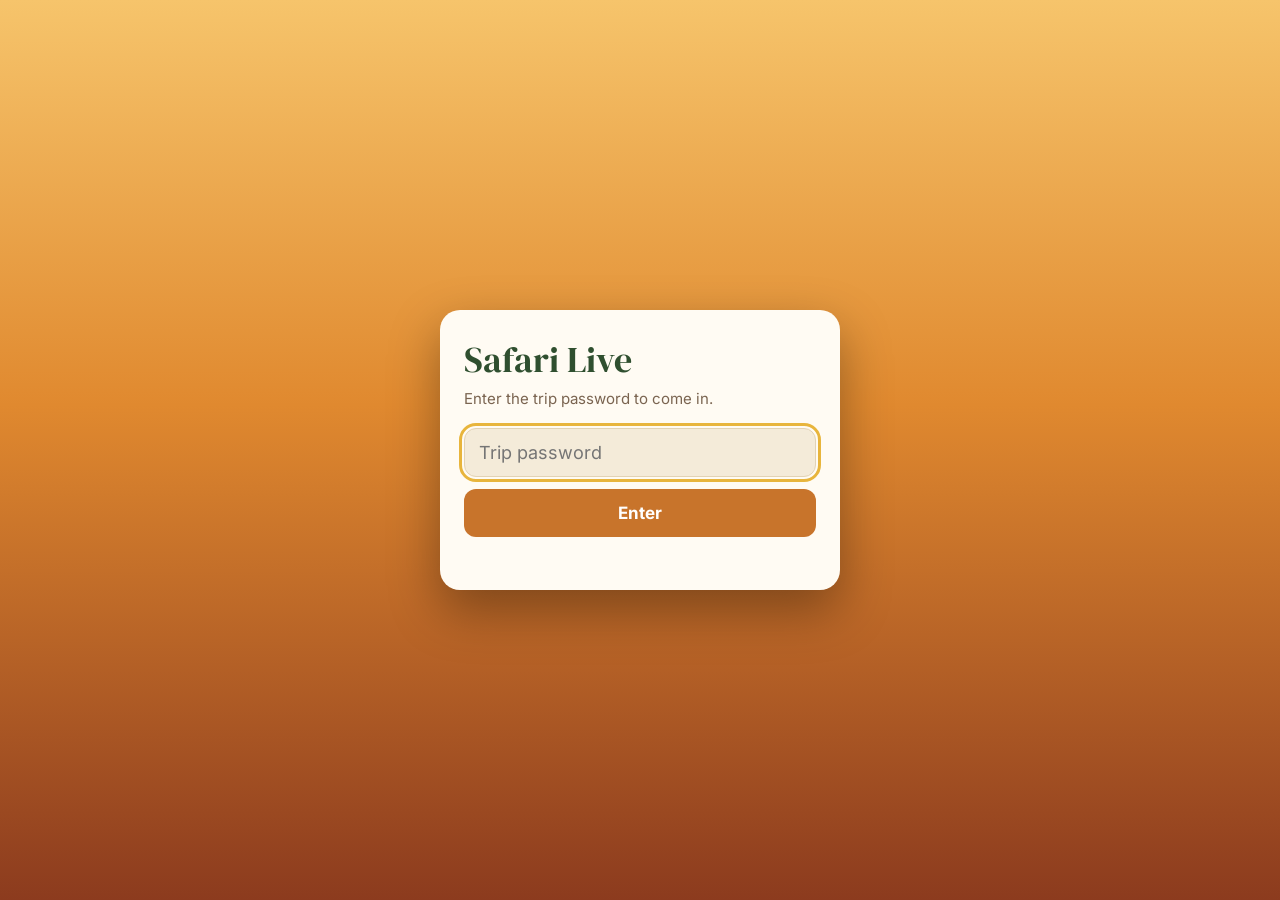
<file: tick.template.html>
<!doctype html>
<html lang="en">
<head>
<meta charset="utf-8">
<meta name="viewport" content="width=device-width, initial-scale=1, viewport-fit=cover">
<title>Safari Tick</title>
<meta name="theme-color" content="#2A1A10">
<link rel="manifest" href="manifest.webmanifest">
<link rel="icon" href="icon-192.png">
<link rel="apple-touch-icon" href="icon-192.png">
<meta name="apple-mobile-web-app-capable" content="yes">
<meta name="apple-mobile-web-app-title" content="Safari Tick">
<meta name="apple-mobile-web-app-status-bar-style" content="black-translucent">
<link rel="preload" href="fonts/dmserif.woff2" as="font" type="font/woff2" crossorigin>
<link rel="stylesheet" href="app.css">
<style>
body{padding-bottom:calc(96px + env(safe-area-inset-bottom))}
#hdr{background:var(--sunset);color:var(--on-board);padding:12px 14px 12px}
.tally{display:flex;align-items:baseline;gap:8px}
.tally b{font-family:var(--display);font-size:40px;line-height:.9;color:#fff;font-variant-numeric:tabular-nums}
.tally span{font-size:15px;color:var(--on-board-muted)}
.me{margin-left:auto;align-self:center;font-size:14px;font-weight:600;background:rgba(255,255,255,.1);border:0;color:var(--on-board);border-radius:12px;padding:8px 12px}
.meter{height:6px;border-radius:3px;background:rgba(255,255,255,.14);margin-top:10px;overflow:hidden}
.meter i{display:block;height:100%;width:0;background:var(--hi);border-radius:3px;transition:width .5s ease}
.status{display:flex;align-items:center;gap:8px;margin-top:10px;font-size:14px;min-height:32px}
.dot{width:10px;height:10px;border-radius:50%;background:#7FD99A;flex:none}.dot.off{background:#FFD08A}
.sync{margin-left:auto;border:0;border-radius:12px;padding:7px 14px;background:var(--on-board);color:#3E2723;font-size:14px}
.tools{padding:10px 14px 6px;display:flex;flex-direction:column;gap:8px;position:sticky;top:var(--navh,0px);z-index:9;background:var(--bg);border-bottom:1px solid var(--line)}
.search{width:100%;font-size:17px;padding:12px 14px;border-radius:12px;border:1.5px solid var(--line);background:var(--panel);color:var(--ink)}
.search:focus{border-color:var(--sign);outline:0}
.chips{display:flex;gap:6px;overflow-x:auto;padding-bottom:4px;scrollbar-width:none}
.chips::-webkit-scrollbar{display:none}
.chips button{flex:none;border:1.5px solid var(--line);background:var(--panel);color:var(--ink);border-radius:12px;padding:7px 13px;font-size:15px;font-weight:500}
.chips button.on{background:var(--bush);border-color:var(--bush);color:var(--bg);font-weight:700}
.sel{display:grid;grid-template-columns:1fr 1fr;gap:6px;padding-bottom:4px}
.sel select{width:100%;min-width:0;font-size:15px;font-weight:500;padding:9px 10px;border-radius:12px;border:1.5px solid var(--line);background:var(--panel);color:var(--ink)}
.sel select.set{border-color:var(--bush);font-weight:700}
.grp{display:flex;justify-content:space-between;align-items:baseline;padding:18px 14px 6px;font-family:var(--display);font-size:20px}
.grp span{font-family:var(--body);font-weight:500;font-size:13px;color:var(--muted)}
.rows{background:var(--panel);border-block:1px solid var(--line)}
.sp{display:grid;grid-template-columns:1fr auto;gap:12px;align-items:center;padding:12px 14px;border-top:1px solid var(--line);content-visibility:auto;contain-intrinsic-size:auto 110px}
.sp:first-child{border-top:0}
.sp h3{font-size:20px;color:var(--bush)}
.sp .look{font-size:15px;margin-top:3px}
.sp .meta{font-size:14px;color:var(--muted);margin-top:3px}
.sp .meta b{font-weight:600;color:var(--ink)}
.sp .seen{font-size:14px;color:var(--ok);font-weight:600;margin-top:4px}
.sp .wait{color:var(--warn)}
.sp.is-seen h3{color:var(--muted)}
.rm{display:block;margin-top:8px;border:0;background:none;padding:4px 0;font-size:14px;font-weight:600;color:var(--bad);text-decoration:underline}
.rm.armed{background:var(--bad);color:#fff;text-decoration:none;border-radius:8px;padding:6px 12px}
.sp .btn.done{opacity:1;min-width:88px;background:transparent;color:var(--ok);box-shadow:inset 0 0 0 1.5px var(--line)}
.empty{text-align:center;padding:40px 16px}
.queue{padding:6px 14px}
.queue h4{margin:18px 0 4px;font-family:var(--display);font-size:20px}
.qi{font-size:14px;padding:9px 0;border-bottom:1px solid var(--line);display:flex;justify-content:space-between;gap:10px}
.qi span:last-child{color:var(--muted);text-align:right}
.foot{font-size:13px;color:var(--muted);text-align:center;padding:20px 16px}
.toast{position:fixed;left:50%;bottom:calc(18px + env(safe-area-inset-bottom));transform:translate(-50%,calc(100% + 60px));opacity:0;visibility:hidden;transition:transform .3s,opacity .3s,visibility 0s .3s;z-index:30;background:var(--board2);color:var(--on-board);border-radius:10px;padding:12px 12px 12px 16px;display:flex;gap:12px;align-items:center;width:min(94vw,460px);box-shadow:0 10px 30px rgba(0,0,0,.35);font-size:15px;border-left:5px solid var(--gold)}
.toast.show{transform:translate(-50%,0);opacity:1;visibility:visible;transition:transform .3s,opacity .3s,visibility 0s}
.toast button{margin-left:auto;border:0;background:var(--on-board);color:#3E2723;font-weight:700;border-radius:12px;padding:8px 13px;font-size:14px}
.sheet{position:fixed;inset:0;z-index:40;background:rgba(30,20,10,.55);display:flex;align-items:flex-end;justify-content:center}
.card{background:var(--panel);width:min(100%,520px);border-radius:16px 16px 0 0;padding:22px 18px calc(22px + env(safe-area-inset-bottom));max-height:92vh;overflow:auto;border-top:5px solid var(--sign);animation:up .22s cubic-bezier(.2,.8,.2,1)}
@keyframes up{from{transform:translateY(40px);opacity:0}}
.card h2{font-size:32px}
.card p{margin:6px 0 14px;color:var(--muted);font-size:15px}
.card .gps{color:var(--ink);font-weight:600;background:var(--sunk);border-radius:12px;padding:10px 12px;margin:0 0 14px}
.card .btn{padding:16px;font-size:18px}
.card .btn+.btn{margin-top:10px}
</style>
</head>
<body data-page="tick">
<header id="hdr">
  <div class="tally"><b id="seenN">0</b><span id="seenOf"></span><button class="me" id="me">…</button></div>
  <div class="meter"><i id="meter"></i></div>
  <div class="status"><span class="dot" id="dot"></span><span id="net">Checking…</span><button class="sync" id="syncBtn">Sync now</button></div>
</header>

<div class="tools" id="tools">
  <input class="search" id="q" type="search" placeholder="Search by name or looks, like red bill" autocomplete="off" aria-label="Search animals and birds">
  <div class="chips" id="chips">
    <button data-f="all" class="on">All</button><button data-f="todo">Not seen yet</button><button data-f="Mammals">Mammals</button><button data-f="Birds">Birds</button><button data-f="Reptiles">Reptiles</button><button data-f="big5">Big Five</button>
  </div>
  <div class="sel">
    <select id="fRar" aria-label="Filter by rarity"><option value="">Any rarity</option><option>Very Common</option><option>Common</option><option>Fairly Common</option><option>Uncommon</option><option>Rare</option><option>Very Rare</option><option value="rare+">All rare finds</option></select>
    <select id="fCat" aria-label="Filter by group"><option value="">Any group</option></select>
  </div>
</div>

<div class="list" id="list"></div>

<div class="queue" id="queue"></div>
<p class="foot">Sightings are saved on this phone first, then sent to the group when there is signal. <span id="ver"></span></p>

<div class="toast" id="toast" role="status"><span id="toastT"></span><button id="undo">Undo</button></div>

<div class="sheet" id="confirm" hidden>
  <div class="card">
    <h2 id="cName"></h2>
    <p id="cSub"></p>
    <p class="gps" id="cGps">Getting your location…</p>
    <button class="btn wide" id="cYes">Seen it</button>
    <button class="btn wide alt" id="cNo">Cancel</button>
  </div>
</div>

<script src="common.js"></script>
<script>
const SCRIPT_URL = '__SCRIPT_URL__';
const LOG_CSV = 'https://docs.google.com/spreadsheets/d/e/2PACX-1vTotl03LZgv5wXlVOdvTyVfAuV8-SBGbSiKh4qgMMcCRGJbKgHIKiyuXwOh6kTGwUXQ2FarxInyJath/pub?gid=900010&single=true&output=csv';
const NAMES = ['Cam', 'Melissa', 'Keegan', 'Mark', 'Tracy'];
const SPECIES = __SPECIES__;
const RANK = { 'Very Common': 1, Common: 2, 'Fairly Common': 3, Uncommon: 4, Occasional: 5, Rare: 6, 'Very Rare': 7, 'Not typically present': 8 };

const $ = (id) => document.getElementById(id);
const el = (t, c, x) => { const e = document.createElement(t); if (c) e.className = c; if (x != null) e.textContent = x; return e; };
const ls = { get(k, d) { try { const v = localStorage.getItem(k); return v == null ? d : JSON.parse(v); } catch { return d; } }, set(k, v) { try { localStorage.setItem(k, JSON.stringify(v)); return true; } catch { return false; } } };

let me = ls.get('me', ''); let code = ls.get('code', ''); const park = 'Kruger';
let queue = ls.get('queue', []); let server = ls.get('server', {}); let filter = 'all'; let lastSaved = null;

const parkOf = (tab) => tab.split(' ')[0];
const key = (tab, sp) => tab + '|' + sp;
const fmt = (ts) => new Date(ts).toLocaleString('en-GB', { day: 'numeric', month: 'short', hour: '2-digit', minute: '2-digit', timeZone: 'Africa/Johannesburg' });
const pillCls = (r) => ({ 'Very Common': 'c', Common: 'c', 'Fairly Common': 'c', Uncommon: 'u', Occasional: 'u', Rare: 'r', 'Very Rare': 'v' }[r] || '');

/* ---------- list ---------- */
let fRar = ''; let fCat = '';
function render() {
  $('me').textContent = me ? 'Switch person' : 'Sign in';
  const q = $('q').value.trim().toLowerCase();
  const pending = new Map(queue.map((i) => [key(i.tab, i.species), i]));
  const got = SPECIES.filter(([tab, sp]) => server[key(tab, sp)] || pending.has(key(tab, sp))).length;
  $('seenN').textContent = got; $('seenOf').textContent = `of ${SPECIES.length} species seen`; $('meter').style.width = (got / SPECIES.length) * 100 + '%';
  const rows = SPECIES.filter(([tab, sp, rar, cat, , look]) => (filter === 'all' || (filter === 'Mammals' && tab.endsWith('Mammals')) || (filter === 'Birds' && tab.endsWith('Birds')) || (filter === 'Reptiles' && tab.endsWith('Reptiles')) || (filter === 'big5' && cat === 'Big Five') || (filter === 'todo' && !server[key(tab, sp)] && !pending.has(key(tab, sp))))
    && (!fRar || rar === fRar || (fRar === 'rare+' && (rar === 'Rare' || rar === 'Very Rare'))) && (!fCat || cat === fCat)
    && (!q || sp.toLowerCase().includes(q) || cat.toLowerCase().includes(q) || (look || '').toLowerCase().includes(q)))
    .sort((a, b) => (RANK[a[2]] || 9) - (RANK[b[2]] || 9) || a[1].localeCompare(b[1]));
  const list = document.createDocumentFragment();
  if (!rows.length) list.appendChild(el('div', 'empty', q || fRar || fCat ? 'No species match. Try clearing the search or the dropdowns.' : filter === 'todo' ? 'Everything here has been seen. Nice spotting!' : 'Nothing in this list.'));
  let box = null; let last = null;
  rows.forEach(([tab, sp, rar, cat, where, look]) => {
    if (rar !== last) {
      last = rar; const n = rows.filter((r) => r[2] === rar).length;
      const g = el('div', 'grp ' + rcls(rar), rar); g.appendChild(el('span', null, `${n} species`)); list.appendChild(g);
      box = el('div', 'rows'); list.appendChild(box);
    }
    const s = server[key(tab, sp)]; const p = pending.get(key(tab, sp));
    const card = el('div', 'sp' + (s || p ? ' is-seen' : ''));
    const info = el('div');
    info.appendChild(el('h3', null, sp));
    const meta = el('div', 'meta'); meta.append(el('b', null, tab.endsWith('Birds') ? 'Bird' : tab.endsWith('Reptiles') ? 'Reptile' : 'Mammal'), ' ' + where.charAt(0).toLowerCase() + where.slice(1));
    if (look) info.appendChild(el('div', 'look', look));
    info.appendChild(meta);
    if (s) {
      info.appendChild(el('div', 'seen', `${s.who || 'Seen'}${s.when ? ', ' + s.when : ''}`));
      if (me === ADMIN) { const rm = el('button', 'rm', 'Remove this sighting'); let armed = false; rm.onclick = () => { if (!armed) { armed = true; rm.textContent = 'Tap again to remove'; rm.classList.add('armed'); setTimeout(() => { if (rm.isConnected) { armed = false; rm.textContent = 'Remove this sighting'; rm.classList.remove('armed'); } }, 4000); } else removeSighting(tab, sp, rm); }; info.appendChild(rm); }
    }
    else if (p) info.appendChild(el('div', 'seen wait', `Waiting to sync. ${p.who}, ${fmt(p.ts)}`));
    const b = el('button', 'btn' + (s || p ? ' done' : ''), s || p ? '✓ Seen' : 'Seen it');
    if (!s && !p) b.onclick = () => ask(tab, sp, rar); else b.disabled = true;
    card.append(info, b); box.appendChild(card);
  });
  $('list').replaceChildren(list);
  renderQueue();
}
const rcls = (r) => ({ 'Very Common': 'r-common', Common: 'r-common', 'Fairly Common': 'r-common', Uncommon: 'r-unc', Occasional: 'r-unc', Rare: 'r-rare', 'Very Rare': 'r-vrare' }[r] || 'r-none');
function renderQueue() {
  const box = $('queue'); box.replaceChildren();
  if (!queue.length) return;
  box.appendChild(el('h4', null, `Waiting to sync (${queue.length})`));
  queue.slice().reverse().forEach((i) => { const r = el('div', 'qi'); r.append(el('span', null, i.species), el('span', null, `${i.who}, ${fmt(i.ts)}${i.lat ? ', with GPS' : ''}`)); box.appendChild(r); });
}

/* ---------- ticking ---------- */
let fix = null; let watch = null;
function ask(tab, sp, rar) {
  if (!me || !code) { window.SafariAuth && SafariAuth.switchUser(); return; }
  $('cName').textContent = sp;
  $('cSub').textContent = `${rar}. Spotted by ${me}.`;
  $('cGps').textContent = 'Getting your location…';
  fix = null;
  if ('geolocation' in navigator) {
    watch = navigator.geolocation.watchPosition((p) => { fix = p.coords; $('cGps').textContent = `Location found, within ${Math.round(p.coords.accuracy)} m`; },
      () => { $('cGps').textContent = 'No location (allow location access to add GPS). You can still save it.'; },
      { enableHighAccuracy: true, timeout: 20000, maximumAge: 60000 });
  } else $('cGps').textContent = 'This phone can\'t share location. You can still save it.';
  $('cYes').onclick = () => save(tab, sp);
  $('confirm').hidden = false;
}
function closeConfirm() { $('confirm').hidden = true; if (watch != null) navigator.geolocation.clearWatch(watch); watch = null; }
function save(tab, sp) {
  const item = { id: Date.now().toString(36) + Math.random().toString(36).slice(2, 6), tab, species: sp, who: me, ts: Date.now() };
  if (fix) { item.lat = +fix.latitude.toFixed(6); item.lng = +fix.longitude.toFixed(6); item.acc = Math.round(fix.accuracy); }
  queue.push(item); persist(); keepStorage(); closeConfirm(); lastSaved = item.id;
  toast(`${sp} saved${item.lat ? ' with GPS' : ''}. ${navigator.onLine ? 'Syncing…' : 'Will sync when you have signal.'}`);
  render(); sync();
}
function persist() { if (!ls.set('queue', queue)) toast('Could not save on this phone. Check storage space.'); }
let tt; function toast(t) { $('toastT').textContent = t; $('toast').classList.add('show'); clearTimeout(tt); tt = setTimeout(() => $('toast').classList.remove('show'), 6000); }
$('undo').onclick = () => { const i = queue.findIndex((x) => x.id === lastSaved); if (i >= 0) { queue.splice(i, 1); persist(); render(); toast('Removed.'); } else toast('Already synced, so it can only be unticked in the sheet.'); };
$('cNo').onclick = closeConfirm;

/* ---------- sync ---------- */
let syncing = false; let syncMsg = '';
const VERSION = 'v27';
async function sync(manual) {
  updateNet();
  if (!navigator.onLine) { if (manual) toast('No signal right now. Your ticks are safe on this phone.'); return; }
  if (syncing) return;
  if (manual) toast(queue.length ? 'Syncing…' : 'Checking for new sightings…');
  syncing = true;
  try {
    if (queue.length) {
      if (!SCRIPT_URL.startsWith('https://')) { syncMsg = 'Sync not set up yet'; return; }
      const batch = queue.slice(0, 50);
      let res;
      try { res = await fetch(SCRIPT_URL, { method: 'POST', headers: { 'Content-Type': 'text/plain;charset=utf-8' }, body: JSON.stringify({ code, items: batch }), redirect: 'follow' }); }
      catch (e) { throw new Error('Could not reach the sync script (network or permissions)'); }
      const text = await res.text(); let data;
      try { data = JSON.parse(text); } catch (e) { throw new Error(/<html/i.test(text) ? 'Sync script asked for a sign-in. Its access must be set to Anyone.' : 'Unexpected reply from the sync script'); }
      if (!data.ok) throw new Error(data.error === 'bad_code' ? 'Trip code is wrong. Tap your name to fix it.' : 'Sync script error: ' + (data.error || 'unknown'));
      syncMsg = '';
      const done = new Set(data.results.filter((r) => ['saved', 'already', 'not_found', 'bad_tab', 'bad_name'].includes(r.status)).map((r) => r.id));
      queue = queue.filter((i) => !done.has(i.id)); persist();
      const n = data.results.filter((r) => r.status === 'saved').length;
      const dup = data.results.filter((r) => r.status === 'already').map((r) => (batch.find((i) => i.id === r.id) || {}).species).filter(Boolean);
      if (dup.length) setTimeout(() => toast(`${dup.join(', ')} ${dup.length === 1 ? 'was' : 'were'} already ticked by someone else, so the first sighting was kept.`), n ? 3500 : 0);
      if (n) toast(`${n} sighting${n === 1 ? '' : 's'} synced to the group.`);
      if (queue.length) setTimeout(sync, 1500);
    }
    await pull();
  } catch (e) {
    syncMsg = e.message || 'Sync failed';
    if (manual) toast(syncMsg);
  } finally { syncing = false; updateNet(); render(); }
}
// Cam only: take a wrong sighting off the checklist for everyone.
const ADMIN = 'Cam'; let removed = ls.get('removed', {});
async function removeSighting(tab, sp, btn) {
  if (!navigator.onLine) { toast('Removing a sighting needs signal. Try again at camp.'); return; }
  btn.disabled = true; btn.textContent = 'Removing…';
  try {
    const res = await fetch(SCRIPT_URL, { method: 'POST', headers: { 'Content-Type': 'text/plain;charset=utf-8' }, body: JSON.stringify({ code, action: 'remove', who: me, tab, species: sp }), redirect: 'follow' });
    const d = await res.json();
    if (d.ok && !d.removed) throw new Error('The sync script needs updating first. Paste in the latest Code.gs and deploy a new version.');
    if (!d.ok) throw new Error(d.error === 'admin_only' ? 'Only Cam can remove sightings.' : d.error === 'not_found' ? 'That species is not on the sheet.' : /bad_tab|Unexpected/.test(d.error || '') || !d.error ? 'The sync script needs updating. Paste in the latest Code.gs and deploy a new version.' : d.error);
    delete server[key(tab, sp)]; ls.set('server', server); removed[key(tab, sp)] = Date.now(); ls.set('removed', removed);
    toast(`${sp} removed. Anyone can log it again.`); render();
  } catch (e) { toast('Could not remove it: ' + (e.message.includes('JSON') || e.message === 'Failed to fetch' ? 'the sync script needs updating or there is no signal.' : e.message)); render(); }
}
async function pull() {
  const res = await fetch(LOG_CSV + '&t=' + Date.now()); if (!res.ok) return;
  const rows = parse(await res.text()).slice(1).filter((r) => r[4]);
  const map = {}; rows.forEach((r) => { const tab = `${r[3]} ${r[8] === 'Bird' ? 'Birds' : r[8] === 'Reptile' ? 'Reptiles' : 'Mammals'}`; map[key(tab, r[4])] = { who: r[2], when: `${r[0]} ${r[1]}`.trim() }; });
  // the published sheet lags a few minutes, so keep just-removed sightings hidden until it catches up
  Object.keys(removed).forEach((k) => { if (Date.now() - removed[k] > 15 * 60000) delete removed[k]; else delete map[k]; }); ls.set('removed', removed);
  server = map; ls.set('server', server); ls.set('pulledAt', Date.now());
}
function parse(text) { const rows = []; let row = []; let cell = ''; let q = false; for (let i = 0; i < text.length; i++) { const c = text[i]; if (q) { if (c === '"') { if (text[i + 1] === '"') { cell += '"'; i++; } else q = false; } else cell += c; } else if (c === '"') q = true; else if (c === ',') { row.push(cell); cell = ''; } else if (c === '\n') { row.push(cell); rows.push(row); row = []; cell = ''; } else if (c !== '\r') cell += c; } if (cell || row.length) { row.push(cell); rows.push(row); } return rows; }
function updateNet() {
  const on = navigator.onLine; $('dot').classList.toggle('off', !on);
  const w = queue.length ? `, ${queue.length} waiting to sync` : '';
  $('net').textContent = (on ? 'Online' : 'No signal, saving on this phone') + w + (on && queue.length && syncMsg ? `. ${syncMsg}` : '');
  $('syncBtn').hidden = !on;
}
$('syncBtn').onclick = () => sync(true);
addEventListener('online', () => sync()); addEventListener('offline', updateNet);
document.addEventListener('visibilitychange', () => { if (!document.hidden) sync(); });
setInterval(() => sync(), 60000);

/* ---------- login (shared with the dashboard, see common.js) ---------- */
$('me').onclick = () => window.SafariAuth && SafariAuth.switchUser();
addEventListener('safari-login', () => { me = ls.get('me', ''); code = ls.get('code', ''); render(); sync(); });

/* ---------- controls ---------- */
$('chips').onclick = (e) => { const b = e.target.closest('button'); if (!b) return; filter = b.dataset.f; $('chips').querySelectorAll('button').forEach((x) => x.classList.toggle('on', x === b)); render(); };
$('q').oninput = render;
[...new Set(SPECIES.map((s) => s[3]))].sort().forEach((c) => { const o = document.createElement('option'); o.textContent = c; $('fCat').appendChild(o); });
$('fRar').onchange = (e) => { fRar = e.target.value; e.target.classList.toggle('set', !!fRar); render(); scrollTo(0, 0); };
$('fCat').onchange = (e) => { fCat = e.target.value; e.target.classList.toggle('set', !!fCat); render(); scrollTo(0, 0); };
const setHH = () => document.documentElement.style.setProperty('--hh', $('hdr').offsetHeight + 'px'); addEventListener('resize', setHH);

if ('serviceWorker' in navigator) navigator.serviceWorker.register('sw.js').catch(() => {});
// Ask the phone not to clear this app's saved ticks when space runs low
const keepStorage = () => { try { if (navigator.storage && navigator.storage.persist) navigator.storage.persisted().then((ok) => { if (!ok) navigator.storage.persist(); }).catch(() => {}); } catch (e) {} };
keepStorage();
$('ver').textContent = 'Version ' + VERSION.slice(1) + '.'; setHH(); render(); sync();
</script>
</body>
</html>
</file>
<file: app.css>
/* Safari Live shared look: sunset over the bushveld. */
@font-face{font-family:Inter;font-weight:400;font-display:swap;src:url(fonts/inter-400.woff2) format("woff2")}
@font-face{font-family:Inter;font-weight:500;font-display:swap;src:url(fonts/inter-500.woff2) format("woff2")}
@font-face{font-family:Inter;font-weight:600;font-display:swap;src:url(fonts/inter-600.woff2) format("woff2")}
@font-face{font-family:Inter;font-weight:700;font-display:swap;src:url(fonts/inter-700.woff2) format("woff2")}
@font-face{font-family:"DM Serif Display";font-weight:400 700;font-display:swap;src:url(fonts/dmserif.woff2) format("woff2")}

:root{
  --bg:#F4EBD9;--panel:#FFFBF3;--sunk:#EADBC0;--line:#E2D3B5;
  --ink:#3E2723;--muted:#7A6450;--bush:#2F4F2F;
  --board:#8C3B1E;--board2:#2A1A10;--on-board:#FFF8EC;--on-board-muted:#FFE0BF;--hi:#F6C46B;
  --sunset:linear-gradient(180deg,#E0892F 0%,#8C3B1E 100%);
  --sign:#C8742B;--sign-ink:#fff;--gold:#E8B53C;--gold-ink:#3E2723;
  --link:#A8581A;--ok:#2E7D32;--bad:#B3261E;--warn:#B4611A;
  --r-common:#2E7D32;--r-unc:#E65100;--r-rare:#BF360C;--r-vrare:#880E4F;
  --display:"DM Serif Display",Georgia,serif;
  --body:Inter,-apple-system,BlinkMacSystemFont,"Segoe UI",Roboto,sans-serif;
  color-scheme:light dark;
}
@media (prefers-color-scheme:dark){:root{
  --bg:#1F1A14;--panel:#2A231B;--sunk:#352C21;--line:#3D3326;
  --ink:#F2E7D5;--muted:#BCA88C;--bush:#9CC088;
  --link:#E39A55;--ok:#8FCB8F;--bad:#F08A7E;--warn:#E7A45C;
  --r-common:#8FCB8F;--r-unc:#FFA45C;--r-rare:#FF8A65;--r-vrare:#F48FB1;
}}
*{box-sizing:border-box;-webkit-tap-highlight-color:transparent}
html{overflow-x:clip;-webkit-text-size-adjust:100%}
body{margin:0;background:var(--bg);color:var(--ink);font-family:var(--body);font-size:16px;line-height:1.45;overflow-x:hidden}
h1,h2,h3{font-family:var(--display);font-weight:400;line-height:1.1;margin:0}
h2{color:var(--bush)}
a{color:var(--link)}
button,input,select{font-family:inherit}
button{cursor:pointer}
:focus-visible{outline:3px solid var(--gold);outline-offset:2px}
[hidden]{display:none!important}
.note{font-size:14px;color:var(--muted);margin:4px 0 14px}
.empty{color:var(--muted);font-size:15px;padding:8px 0}
.err{color:var(--bad)}

/* buttons: yellow sign plate is the one primary action */
.btn{border:0;border-radius:12px;padding:13px 16px;font-size:16px;font-weight:700;background:var(--sign);color:var(--sign-ink);min-width:88px}
.btn:active{transform:translateY(1px)}
.btn:disabled{opacity:.5}
.btn.alt,.btn.done{background:var(--sunk);color:var(--muted)}
.btn.wide{width:100%}

/* a green road sign */
.signboard{background:var(--sunset);color:var(--on-board);border-radius:14px;box-shadow:0 10px 26px rgba(90,40,10,.25)}

/* rarity tags */
.rar{display:inline-flex;align-items:center;gap:6px;font-size:13px;font-weight:600;white-space:nowrap}
.rar::before{content:"";width:9px;height:9px;border-radius:50%;background:currentColor}
.r-common,.r-fair{color:var(--r-common)}.r-unc{color:var(--r-unc)}.r-rare{color:var(--r-rare)}.r-vrare{color:var(--r-vrare)}.r-none{color:var(--muted)}

/* ---------- top bar and menu ---------- */
.sx-nav{position:sticky;top:0;z-index:60;background:var(--board2);color:var(--on-board);padding:calc(8px + env(safe-area-inset-top)) 12px 8px;display:flex;align-items:center;gap:12px}
.sx-burger{width:42px;height:42px;border:0;border-radius:12px;background:rgba(255,255,255,.08);display:grid;place-items:center;flex:none}
.sx-burger span{display:block;width:20px;height:2px;background:var(--hi);border-radius:2px;box-shadow:0 -6px 0 var(--hi),0 6px 0 var(--hi)}
.sx-title{font-family:var(--display);font-size:20px;color:var(--hi);white-space:nowrap;overflow:hidden;text-overflow:ellipsis}
.sx-title small{font-family:var(--body);font-weight:500;font-size:14px;color:var(--on-board-muted);margin-left:10px}
.sx-off{margin-left:auto;font-size:13px;font-weight:600;color:var(--gold-ink);background:var(--gold);border-radius:6px;padding:3px 8px;white-space:nowrap}
.sx-shade{position:fixed;inset:0;z-index:90;background:rgba(20,12,6,.55);opacity:0;pointer-events:none;transition:opacity .2s}
.sx-shade.open{opacity:1;pointer-events:auto}
.sx-drawer{position:fixed;top:0;bottom:0;left:0;z-index:91;width:min(84vw,310px);background:var(--panel);color:var(--ink);transform:translateX(-102%);transition:transform .25s cubic-bezier(.2,.8,.2,1);display:flex;flex-direction:column;box-shadow:8px 0 30px rgba(0,0,0,.3);visibility:hidden}
.sx-drawer.open{transform:none;visibility:visible}
.sx-dhead{background:var(--sunset);color:var(--on-board);padding:calc(24px + env(safe-area-inset-top)) 20px 18px}
.sx-dhead .t{font-family:var(--display);font-size:30px;line-height:1}
.sx-dhead .u{font-size:14px;color:var(--on-board-muted);margin-top:6px}
.sx-links{padding:10px 8px;display:flex;flex-direction:column;gap:2px;flex:1}
.sx-links a,.sx-links button{display:flex;align-items:center;gap:14px;width:100%;text-align:left;border:0;background:none;color:inherit;text-decoration:none;font-size:17px;font-weight:600;padding:13px 12px;border-radius:12px}
.sx-links a.on{background:var(--sunk)}
.sx-links a.on svg{color:var(--link)}
.sx-links svg{width:22px;height:22px;flex:none;color:var(--muted)}
.sx-sep{height:1px;background:var(--line);margin:8px 12px}
.sx-links button{font-weight:500;color:var(--muted)}
.sx-ver{padding:12px 20px calc(14px + env(safe-area-inset-bottom));font-size:12px;color:var(--muted)}

/* ---------- sign in ---------- */
.sx-login{position:fixed;inset:0;z-index:100;background:linear-gradient(180deg,#F6C46B 0%,#E0892F 45%,#8C3B1E 100%);display:flex;align-items:center;justify-content:center;padding:20px}
.sx-card{width:min(100%,400px);padding:30px 24px 26px;background:var(--panel);color:var(--ink);border-radius:20px;box-shadow:0 20px 50px rgba(0,0,0,.35)}
.sx-card h2{font-size:36px}
.sx-card p{margin:8px 0 18px;color:var(--muted);font-size:15px}
.sx-in{width:100%;font-size:18px;padding:13px 14px;border-radius:12px;border:1.5px solid var(--line);background:var(--bg);color:var(--ink);margin-bottom:12px}
.sx-go{width:100%;border:0;border-radius:12px;padding:14px;font-size:17px;font-weight:700;background:var(--sign);color:var(--sign-ink)}
.sx-names{display:grid;grid-template-columns:1fr 1fr;gap:8px}
.sx-names button{border:1.5px solid var(--line);background:var(--bg);color:var(--ink);border-radius:10px;padding:16px 10px;font-family:var(--display);font-size:22px}
.sx-names button:last-child:nth-child(odd){grid-column:1/-1}
.sx-names button:active{background:var(--sign);color:#fff}
.sx-card .sx-err{color:var(--bad);font-size:14px;min-height:1.2em;margin:10px 0 0}
@media (prefers-reduced-motion:reduce){*{animation-duration:.01ms!important;animation-iteration-count:1!important;transition-duration:.01ms!important}}
</file>
<file: vendor/leaflet.css>
/* required styles */

.leaflet-pane,
.leaflet-tile,
.leaflet-marker-icon,
.leaflet-marker-shadow,
.leaflet-tile-container,
.leaflet-pane > svg,
.leaflet-pane > canvas,
.leaflet-zoom-box,
.leaflet-image-layer,
.leaflet-layer {
	position: absolute;
	left: 0;
	top: 0;
	}
.leaflet-container {
	overflow: hidden;
	}
.leaflet-tile,
.leaflet-marker-icon,
.leaflet-marker-shadow {
	-webkit-user-select: none;
	   -moz-user-select: none;
	        user-select: none;
	  -webkit-user-drag: none;
	}
/* Prevents IE11 from highlighting tiles in blue */
.leaflet-tile::selection {
	background: transparent;
}
/* Safari renders non-retina tile on retina better with this, but Chrome is worse */
.leaflet-safari .leaflet-tile {
	image-rendering: -webkit-optimize-contrast;
	}
/* hack that prevents hw layers "stretching" when loading new tiles */
.leaflet-safari .leaflet-tile-container {
	width: 1600px;
	height: 1600px;
	-webkit-transform-origin: 0 0;
	}
.leaflet-marker-icon,
.leaflet-marker-shadow {
	display: block;
	}
/* .leaflet-container svg: reset svg max-width decleration shipped in Joomla! (joomla.org) 3.x */
/* .leaflet-container img: map is broken in FF if you have max-width: 100% on tiles */
.leaflet-container .leaflet-overlay-pane svg {
	max-width: none !important;
	max-height: none !important;
	}
.leaflet-container .leaflet-marker-pane img,
.leaflet-container .leaflet-shadow-pane img,
.leaflet-container .leaflet-tile-pane img,
.leaflet-container img.leaflet-image-layer,
.leaflet-container .leaflet-tile {
	max-width: none !important;
	max-height: none !important;
	width: auto;
	padding: 0;
	}

.leaflet-container img.leaflet-tile {
	/* See: https://bugs.chromium.org/p/chromium/issues/detail?id=600120 */
	mix-blend-mode: plus-lighter;
}

.leaflet-container.leaflet-touch-zoom {
	-ms-touch-action: pan-x pan-y;
	touch-action: pan-x pan-y;
	}
.leaflet-container.leaflet-touch-drag {
	-ms-touch-action: pinch-zoom;
	/* Fallback for FF which doesn't support pinch-zoom */
	touch-action: none;
	touch-action: pinch-zoom;
}
.leaflet-container.leaflet-touch-drag.leaflet-touch-zoom {
	-ms-touch-action: none;
	touch-action: none;
}
.leaflet-container {
	-webkit-tap-highlight-color: transparent;
}
.leaflet-container a {
	-webkit-tap-highlight-color: rgba(51, 181, 229, 0.4);
}
.leaflet-tile {
	filter: inherit;
	visibility: hidden;
	}
.leaflet-tile-loaded {
	visibility: inherit;
	}
.leaflet-zoom-box {
	width: 0;
	height: 0;
	-moz-box-sizing: border-box;
	     box-sizing: border-box;
	z-index: 800;
	}
/* workaround for https://bugzilla.mozilla.org/show_bug.cgi?id=888319 */
.leaflet-overlay-pane svg {
	-moz-user-select: none;
	}

.leaflet-pane         { z-index: 400; }

.leaflet-tile-pane    { z-index: 200; }
.leaflet-overlay-pane { z-index: 400; }
.leaflet-shadow-pane  { z-index: 500; }
.leaflet-marker-pane  { z-index: 600; }
.leaflet-tooltip-pane   { z-index: 650; }
.leaflet-popup-pane   { z-index: 700; }

.leaflet-map-pane canvas { z-index: 100; }
.leaflet-map-pane svg    { z-index: 200; }

.leaflet-vml-shape {
	width: 1px;
	height: 1px;
	}
.lvml {
	behavior: url(#default#VML);
	display: inline-block;
	position: absolute;
	}


/* control positioning */

.leaflet-control {
	position: relative;
	z-index: 800;
	pointer-events: visiblePainted; /* IE 9-10 doesn't have auto */
	pointer-events: auto;
	}
.leaflet-top,
.leaflet-bottom {
	position: absolute;
	z-index: 1000;
	pointer-events: none;
	}
.leaflet-top {
	top: 0;
	}
.leaflet-right {
	right: 0;
	}
.leaflet-bottom {
	bottom: 0;
	}
.leaflet-left {
	left: 0;
	}
.leaflet-control {
	float: left;
	clear: both;
	}
.leaflet-right .leaflet-control {
	float: right;
	}
.leaflet-top .leaflet-control {
	margin-top: 10px;
	}
.leaflet-bottom .leaflet-control {
	margin-bottom: 10px;
	}
.leaflet-left .leaflet-control {
	margin-left: 10px;
	}
.leaflet-right .leaflet-control {
	margin-right: 10px;
	}


/* zoom and fade animations */

.leaflet-fade-anim .leaflet-popup {
	opacity: 0;
	-webkit-transition: opacity 0.2s linear;
	   -moz-transition: opacity 0.2s linear;
	        transition: opacity 0.2s linear;
	}
.leaflet-fade-anim .leaflet-map-pane .leaflet-popup {
	opacity: 1;
	}
.leaflet-zoom-animated {
	-webkit-transform-origin: 0 0;
	    -ms-transform-origin: 0 0;
	        transform-origin: 0 0;
	}
svg.leaflet-zoom-animated {
	will-change: transform;
}

.leaflet-zoom-anim .leaflet-zoom-animated {
	-webkit-transition: -webkit-transform 0.25s cubic-bezier(0,0,0.25,1);
	   -moz-transition:    -moz-transform 0.25s cubic-bezier(0,0,0.25,1);
	        transition:         transform 0.25s cubic-bezier(0,0,0.25,1);
	}
.leaflet-zoom-anim .leaflet-tile,
.leaflet-pan-anim .leaflet-tile {
	-webkit-transition: none;
	   -moz-transition: none;
	        transition: none;
	}

.leaflet-zoom-anim .leaflet-zoom-hide {
	visibility: hidden;
	}


/* cursors */

.leaflet-interactive {
	cursor: pointer;
	}
.leaflet-grab {
	cursor: -webkit-grab;
	cursor:    -moz-grab;
	cursor:         grab;
	}
.leaflet-crosshair,
.leaflet-crosshair .leaflet-interactive {
	cursor: crosshair;
	}
.leaflet-popup-pane,
.leaflet-control {
	cursor: auto;
	}
.leaflet-dragging .leaflet-grab,
.leaflet-dragging .leaflet-grab .leaflet-interactive,
.leaflet-dragging .leaflet-marker-draggable {
	cursor: move;
	cursor: -webkit-grabbing;
	cursor:    -moz-grabbing;
	cursor:         grabbing;
	}

/* marker & overlays interactivity */
.leaflet-marker-icon,
.leaflet-marker-shadow,
.leaflet-image-layer,
.leaflet-pane > svg path,
.leaflet-tile-container {
	pointer-events: none;
	}

.leaflet-marker-icon.leaflet-interactive,
.leaflet-image-layer.leaflet-interactive,
.leaflet-pane > svg path.leaflet-interactive,
svg.leaflet-image-layer.leaflet-interactive path {
	pointer-events: visiblePainted; /* IE 9-10 doesn't have auto */
	pointer-events: auto;
	}

/* visual tweaks */

.leaflet-container {
	background: #ddd;
	outline-offset: 1px;
	}
.leaflet-container a {
	color: #0078A8;
	}
.leaflet-zoom-box {
	border: 2px dotted #38f;
	background: rgba(255,255,255,0.5);
	}


/* general typography */
.leaflet-container {
	font-family: "Helvetica Neue", Arial, Helvetica, sans-serif;
	font-size: 12px;
	font-size: 0.75rem;
	line-height: 1.5;
	}


/* general toolbar styles */

.leaflet-bar {
	box-shadow: 0 1px 5px rgba(0,0,0,0.65);
	border-radius: 4px;
	}
.leaflet-bar a {
	background-color: #fff;
	border-bottom: 1px solid #ccc;
	width: 26px;
	height: 26px;
	line-height: 26px;
	display: block;
	text-align: center;
	text-decoration: none;
	color: black;
	}
.leaflet-bar a,
.leaflet-control-layers-toggle {
	background-position: 50% 50%;
	background-repeat: no-repeat;
	display: block;
	}
.leaflet-bar a:hover,
.leaflet-bar a:focus {
	background-color: #f4f4f4;
	}
.leaflet-bar a:first-child {
	border-top-left-radius: 4px;
	border-top-right-radius: 4px;
	}
.leaflet-bar a:last-child {
	border-bottom-left-radius: 4px;
	border-bottom-right-radius: 4px;
	border-bottom: none;
	}
.leaflet-bar a.leaflet-disabled {
	cursor: default;
	background-color: #f4f4f4;
	color: #bbb;
	}

.leaflet-touch .leaflet-bar a {
	width: 30px;
	height: 30px;
	line-height: 30px;
	}
.leaflet-touch .leaflet-bar a:first-child {
	border-top-left-radius: 2px;
	border-top-right-radius: 2px;
	}
.leaflet-touch .leaflet-bar a:last-child {
	border-bottom-left-radius: 2px;
	border-bottom-right-radius: 2px;
	}

/* zoom control */

.leaflet-control-zoom-in,
.leaflet-control-zoom-out {
	font: bold 18px 'Lucida Console', Monaco, monospace;
	text-indent: 1px;
	}

.leaflet-touch .leaflet-control-zoom-in, .leaflet-touch .leaflet-control-zoom-out  {
	font-size: 22px;
	}


/* layers control */

.leaflet-control-layers {
	box-shadow: 0 1px 5px rgba(0,0,0,0.4);
	background: #fff;
	border-radius: 5px;
	}
.leaflet-control-layers-toggle {
	background-image: url(images/layers.png);
	width: 36px;
	height: 36px;
	}
.leaflet-retina .leaflet-control-layers-toggle {
	background-image: url(images/layers-2x.png);
	background-size: 26px 26px;
	}
.leaflet-touch .leaflet-control-layers-toggle {
	width: 44px;
	height: 44px;
	}
.leaflet-control-layers .leaflet-control-layers-list,
.leaflet-control-layers-expanded .leaflet-control-layers-toggle {
	display: none;
	}
.leaflet-control-layers-expanded .leaflet-control-layers-list {
	display: block;
	position: relative;
	}
.leaflet-control-layers-expanded {
	padding: 6px 10px 6px 6px;
	color: #333;
	background: #fff;
	}
.leaflet-control-layers-scrollbar {
	overflow-y: scroll;
	overflow-x: hidden;
	padding-right: 5px;
	}
.leaflet-control-layers-selector {
	margin-top: 2px;
	position: relative;
	top: 1px;
	}
.leaflet-control-layers label {
	display: block;
	font-size: 13px;
	font-size: 1.08333em;
	}
.leaflet-control-layers-separator {
	height: 0;
	border-top: 1px solid #ddd;
	margin: 5px -10px 5px -6px;
	}

/* Default icon URLs */
.leaflet-default-icon-path { /* used only in path-guessing heuristic, see L.Icon.Default */
	background-image: url(images/marker-icon.png);
	}


/* attribution and scale controls */

.leaflet-container .leaflet-control-attribution {
	background: #fff;
	background: rgba(255, 255, 255, 0.8);
	margin: 0;
	}
.leaflet-control-attribution,
.leaflet-control-scale-line {
	padding: 0 5px;
	color: #333;
	line-height: 1.4;
	}
.leaflet-control-attribution a {
	text-decoration: none;
	}
.leaflet-control-attribution a:hover,
.leaflet-control-attribution a:focus {
	text-decoration: underline;
	}
.leaflet-attribution-flag {
	display: inline !important;
	vertical-align: baseline !important;
	width: 1em;
	height: 0.6669em;
	}
.leaflet-left .leaflet-control-scale {
	margin-left: 5px;
	}
.leaflet-bottom .leaflet-control-scale {
	margin-bottom: 5px;
	}
.leaflet-control-scale-line {
	border: 2px solid #777;
	border-top: none;
	line-height: 1.1;
	padding: 2px 5px 1px;
	white-space: nowrap;
	-moz-box-sizing: border-box;
	     box-sizing: border-box;
	background: rgba(255, 255, 255, 0.8);
	text-shadow: 1px 1px #fff;
	}
.leaflet-control-scale-line:not(:first-child) {
	border-top: 2px solid #777;
	border-bottom: none;
	margin-top: -2px;
	}
.leaflet-control-scale-line:not(:first-child):not(:last-child) {
	border-bottom: 2px solid #777;
	}

.leaflet-touch .leaflet-control-attribution,
.leaflet-touch .leaflet-control-layers,
.leaflet-touch .leaflet-bar {
	box-shadow: none;
	}
.leaflet-touch .leaflet-control-layers,
.leaflet-touch .leaflet-bar {
	border: 2px solid rgba(0,0,0,0.2);
	background-clip: padding-box;
	}


/* popup */

.leaflet-popup {
	position: absolute;
	text-align: center;
	margin-bottom: 20px;
	}
.leaflet-popup-content-wrapper {
	padding: 1px;
	text-align: left;
	border-radius: 12px;
	}
.leaflet-popup-content {
	margin: 13px 24px 13px 20px;
	line-height: 1.3;
	font-size: 13px;
	font-size: 1.08333em;
	min-height: 1px;
	}
.leaflet-popup-content p {
	margin: 17px 0;
	margin: 1.3em 0;
	}
.leaflet-popup-tip-container {
	width: 40px;
	height: 20px;
	position: absolute;
	left: 50%;
	margin-top: -1px;
	margin-left: -20px;
	overflow: hidden;
	pointer-events: none;
	}
.leaflet-popup-tip {
	width: 17px;
	height: 17px;
	padding: 1px;

	margin: -10px auto 0;
	pointer-events: auto;

	-webkit-transform: rotate(45deg);
	   -moz-transform: rotate(45deg);
	    -ms-transform: rotate(45deg);
	        transform: rotate(45deg);
	}
.leaflet-popup-content-wrapper,
.leaflet-popup-tip {
	background: white;
	color: #333;
	box-shadow: 0 3px 14px rgba(0,0,0,0.4);
	}
.leaflet-container a.leaflet-popup-close-button {
	position: absolute;
	top: 0;
	right: 0;
	border: none;
	text-align: center;
	width: 24px;
	height: 24px;
	font: 16px/24px Tahoma, Verdana, sans-serif;
	color: #757575;
	text-decoration: none;
	background: transparent;
	}
.leaflet-container a.leaflet-popup-close-button:hover,
.leaflet-container a.leaflet-popup-close-button:focus {
	color: #585858;
	}
.leaflet-popup-scrolled {
	overflow: auto;
	}

.leaflet-oldie .leaflet-popup-content-wrapper {
	-ms-zoom: 1;
	}
.leaflet-oldie .leaflet-popup-tip {
	width: 24px;
	margin: 0 auto;

	-ms-filter: "progid:DXImageTransform.Microsoft.Matrix(M11=0.70710678, M12=0.70710678, M21=-0.70710678, M22=0.70710678)";
	filter: progid:DXImageTransform.Microsoft.Matrix(M11=0.70710678, M12=0.70710678, M21=-0.70710678, M22=0.70710678);
	}

.leaflet-oldie .leaflet-control-zoom,
.leaflet-oldie .leaflet-control-layers,
.leaflet-oldie .leaflet-popup-content-wrapper,
.leaflet-oldie .leaflet-popup-tip {
	border: 1px solid #999;
	}


/* div icon */

.leaflet-div-icon {
	background: #fff;
	border: 1px solid #666;
	}


/* Tooltip */
/* Base styles for the element that has a tooltip */
.leaflet-tooltip {
	position: absolute;
	padding: 6px;
	background-color: #fff;
	border: 1px solid #fff;
	border-radius: 3px;
	color: #222;
	white-space: nowrap;
	-webkit-user-select: none;
	-moz-user-select: none;
	-ms-user-select: none;
	user-select: none;
	pointer-events: none;
	box-shadow: 0 1px 3px rgba(0,0,0,0.4);
	}
.leaflet-tooltip.leaflet-interactive {
	cursor: pointer;
	pointer-events: auto;
	}
.leaflet-tooltip-top:before,
.leaflet-tooltip-bottom:before,
.leaflet-tooltip-left:before,
.leaflet-tooltip-right:before {
	position: absolute;
	pointer-events: none;
	border: 6px solid transparent;
	background: transparent;
	content: "";
	}

/* Directions */

.leaflet-tooltip-bottom {
	margin-top: 6px;
}
.leaflet-tooltip-top {
	margin-top: -6px;
}
.leaflet-tooltip-bottom:before,
.leaflet-tooltip-top:before {
	left: 50%;
	margin-left: -6px;
	}
.leaflet-tooltip-top:before {
	bottom: 0;
	margin-bottom: -12px;
	border-top-color: #fff;
	}
.leaflet-tooltip-bottom:before {
	top: 0;
	margin-top: -12px;
	margin-left: -6px;
	border-bottom-color: #fff;
	}
.leaflet-tooltip-left {
	margin-left: -6px;
}
.leaflet-tooltip-right {
	margin-left: 6px;
}
.leaflet-tooltip-left:before,
.leaflet-tooltip-right:before {
	top: 50%;
	margin-top: -6px;
	}
.leaflet-tooltip-left:before {
	right: 0;
	margin-right: -12px;
	border-left-color: #fff;
	}
.leaflet-tooltip-right:before {
	left: 0;
	margin-left: -12px;
	border-right-color: #fff;
	}

/* Printing */

@media print {
	/* Prevent printers from removing background-images of controls. */
	.leaflet-control {
		-webkit-print-color-adjust: exact;
		print-color-adjust: exact;
		}
	}
</file>
